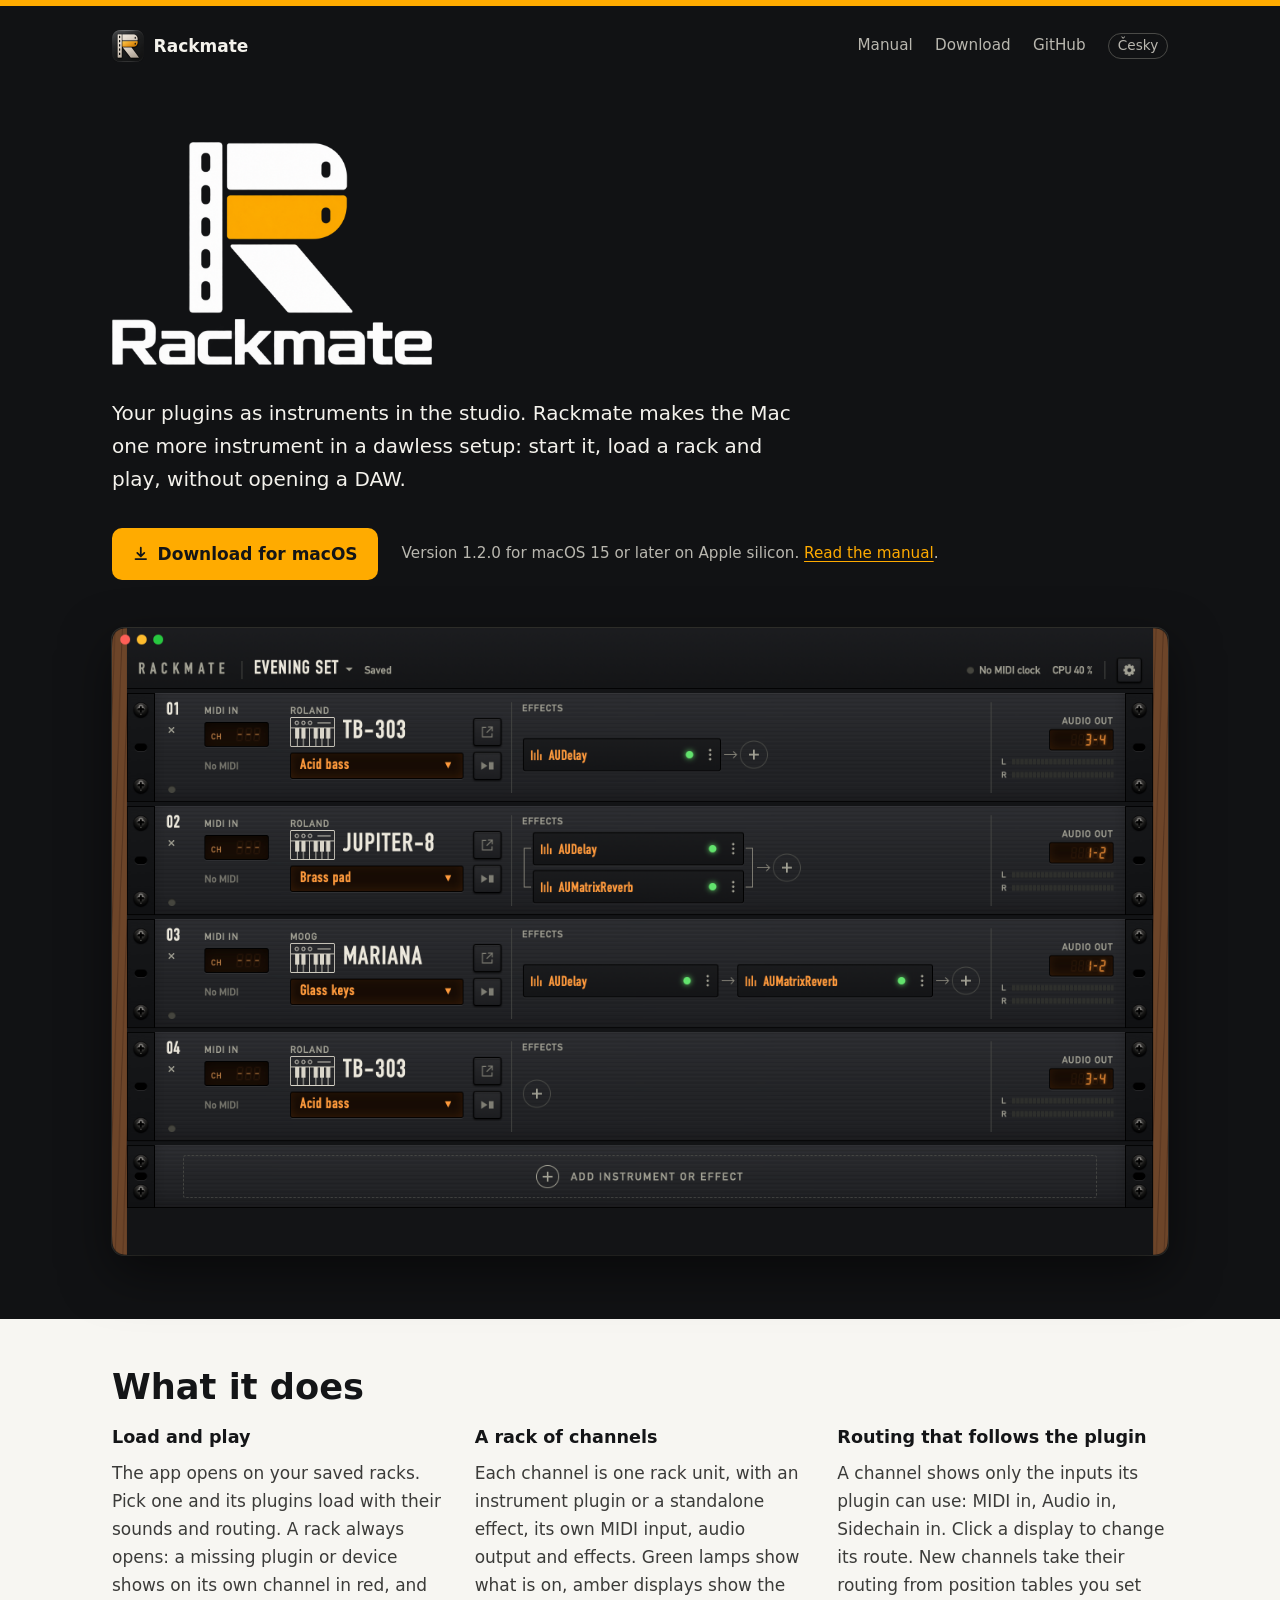
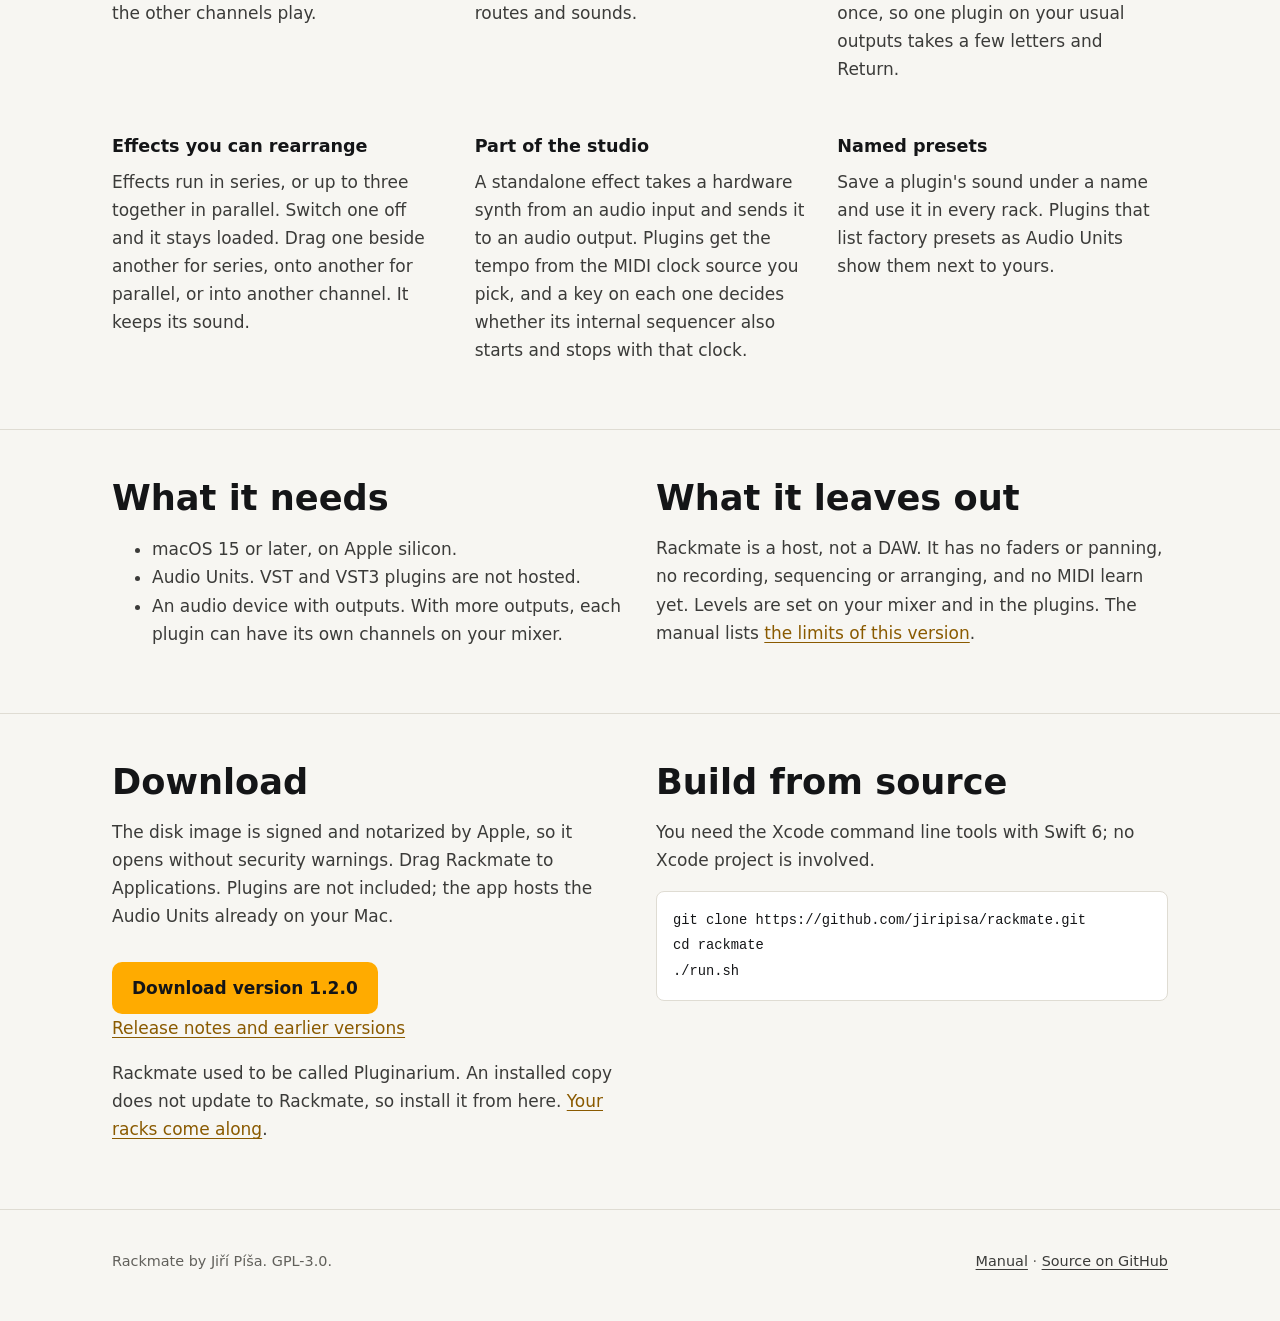
<file: docs/index.html>
<!doctype html>
<html lang="en">
<head>
<meta charset="utf-8">
<meta name="viewport" content="width=device-width, initial-scale=1">
<title>Rackmate for macOS</title>
<meta name="description" content="Your plugins as instruments in the studio. Rackmate hosts Audio Units on a Mac in a dawless studio, without opening a DAW.">
<meta property="og:title" content="Rackmate">
<meta property="og:description" content="Your plugins as instruments in the studio.">
<meta property="og:image" content="https://jiripisa.github.io/rackmate/assets/rackmate-window.png">
<meta property="og:type" content="website">
<link rel="alternate" hreflang="en" href="https://jiripisa.github.io/rackmate/">
<link rel="alternate" hreflang="cs" href="https://jiripisa.github.io/rackmate/cs/">
<link rel="alternate" hreflang="x-default" href="https://jiripisa.github.io/rackmate/">
<link rel="icon" href="assets/icon.png">
<link rel="stylesheet" href="assets/site.css">
</head>
<body>

<div class="band" id="top">
  <header class="wrap masthead">
    <a class="brand" href="#top"><img src="assets/icon.png" alt="" width="32" height="32">Rackmate</a>
    <nav aria-label="Page">
      <a href="manual.html">Manual</a>
      <a href="#get">Download</a>
      <a href="https://github.com/jiripisa/rackmate">GitHub</a>
      <a class="lang" href="cs/" hreflang="cs" lang="cs">Česky</a>
    </nav>
  </header>
</div>

<main>
  <div class="band">
    <div class="wrap hero">
      <h1><img src="assets/logo-light.png" alt="Rackmate" width="900" height="627"></h1>
      <p class="lede">Your plugins as instruments in the studio. Rackmate makes the Mac one
      more instrument in a dawless setup: start it, load a rack and play, without
      opening a DAW.</p>
      <div class="actions">
        <a class="button" href="https://github.com/jiripisa/rackmate/releases/download/v1.2.0/Rackmate-1.2.0.dmg">
          <svg viewBox="0 0 20 20" fill="none" stroke="currentColor" stroke-width="2" aria-hidden="true"><path d="M10 3v10m0 0-4-4m4 4 4-4M4 16h12" stroke-linecap="round" stroke-linejoin="round"/></svg>
          Download for macOS
        </a>
        <span class="meta">Version 1.2.0 for macOS 15 or later on Apple silicon. <a href="manual.html">Read the manual</a>.</span>
      </div>
      <figure class="shot">
        <img src="assets/rackmate-window.png" alt="A Rackmate rack with four instrument channels as rack units, their effects and their audio outputs" width="1400">
      </figure>
    </div>
  </div>

  <section id="features">
    <div class="wrap">
      <h2>What it does</h2>
      <div class="grid">
        <div>
          <h3>Load and play</h3>
          <p>The app opens on your saved racks. Pick one and its plugins load with
          their sounds and routing. A rack always opens: a missing plugin or device
          shows on its own channel in red, and the other channels play.</p>
        </div>
        <div>
          <h3>A rack of channels</h3>
          <p>Each channel is one rack unit, with an instrument plugin or a standalone effect,
          its own MIDI input, audio output and effects. Green lamps show what is on, amber
          displays show the routes and sounds.</p>
        </div>
        <div>
          <h3>Routing that follows the plugin</h3>
          <p>A channel shows only the inputs its plugin can use: MIDI in, Audio in, Sidechain
          in. Click a display to change its route. New channels take their routing from position
          tables you set once, so one plugin on your usual outputs takes a few letters and
          Return.</p>
        </div>
        <div>
          <h3>Effects you can rearrange</h3>
          <p>Effects run in series, or up to three together in parallel. Switch one off and it
          stays loaded. Drag one beside another for series, onto another for parallel, or into
          another channel. It keeps its sound.</p>
        </div>
        <div>
          <h3>Part of the studio</h3>
          <p>A standalone effect takes a hardware synth from an audio input and sends it to an
          audio output. Plugins get the tempo from the MIDI clock source you pick, and a key on
          each one decides whether its internal sequencer also starts and stops with that
          clock.</p>
        </div>
        <div>
          <h3>Named presets</h3>
          <p>Save a plugin's sound under a name and use it in every rack. Plugins
          that list factory presets as Audio Units show them next to yours.</p>
        </div>
      </div>
    </div>
  </section>

  <section id="needs">
    <div class="wrap grid">
      <div>
        <h2>What it needs</h2>
        <ul>
          <li>macOS 15 or later, on Apple silicon.</li>
          <li>Audio Units. VST and VST3 plugins are not hosted.</li>
          <li>An audio device with outputs. With more outputs, each plugin can have its own
          channels on your mixer.</li>
        </ul>
      </div>
      <div>
        <h2>What it leaves out</h2>
        <p>Rackmate is a host, not a DAW. It has no faders or panning, no recording,
        sequencing or arranging, and no MIDI learn yet. Levels are set on your mixer and in the
        plugins. The manual lists <a href="manual.html#limits">the limits of this version</a>.</p>
      </div>
    </div>
  </section>

  <section id="get">
    <div class="wrap grid">
      <div>
        <h2>Download</h2>
        <p>The disk image is signed and notarized by Apple, so it opens without
        security warnings. Drag Rackmate to Applications. Plugins are not included;
        the app hosts the Audio Units already on your Mac.</p>
        <div class="actions">
          <a class="button" href="https://github.com/jiripisa/rackmate/releases/download/v1.2.0/Rackmate-1.2.0.dmg">Download version 1.2.0</a>
        </div>
        <p><a href="https://github.com/jiripisa/rackmate/releases">Release notes and earlier versions</a></p>
        <p>Rackmate used to be called Pluginarium. An installed copy does not update to Rackmate,
        so install it from here. <a href="manual.html#files">Your racks come along</a>.</p>
      </div>
      <div>
        <h2>Build from source</h2>
        <p>You need the Xcode command line tools with Swift 6; no Xcode project is involved.</p>
<pre><code>git clone https://github.com/jiripisa/rackmate.git
cd rackmate
./run.sh</code></pre>
      </div>
    </div>
  </section>
</main>

<footer>
  <div class="wrap">
    <span>Rackmate by Jiří Píša. GPL-3.0.</span>
    <span><a href="manual.html">Manual</a> · <a href="https://github.com/jiripisa/rackmate">Source on GitHub</a></span>
  </div>
</footer>

</body>
</html>
</file>
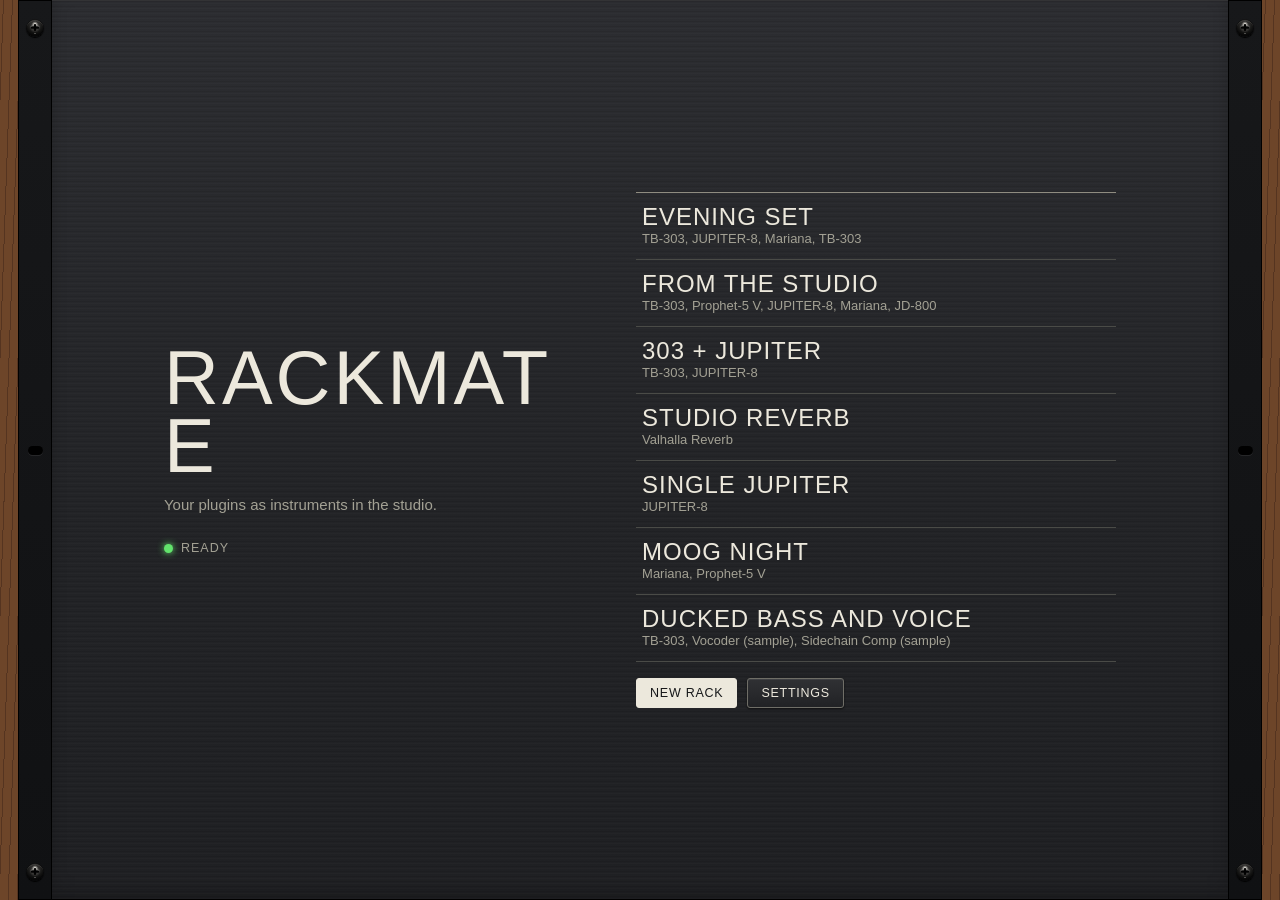
<file: ui-prototype/index.html>
<!doctype html>
<html lang="en">
<head>
  <meta charset="utf-8">
  <meta name="viewport" content="width=device-width, initial-scale=1">
  <title>Rackmate</title>
  <link rel="stylesheet" href="styles.css">
</head>
<body>
  <main id="app"></main>
  <div id="windows"></div>
  <div id="menu" class="menu" role="menu" hidden></div>
  <dialog id="dialog"></dialog>
  <div id="toast" class="toast" role="status" aria-live="polite" hidden></div>
  <div id="drop-mark" aria-hidden="true" hidden></div>
  <script src="app.js"></script>
</body>
</html>
</file>
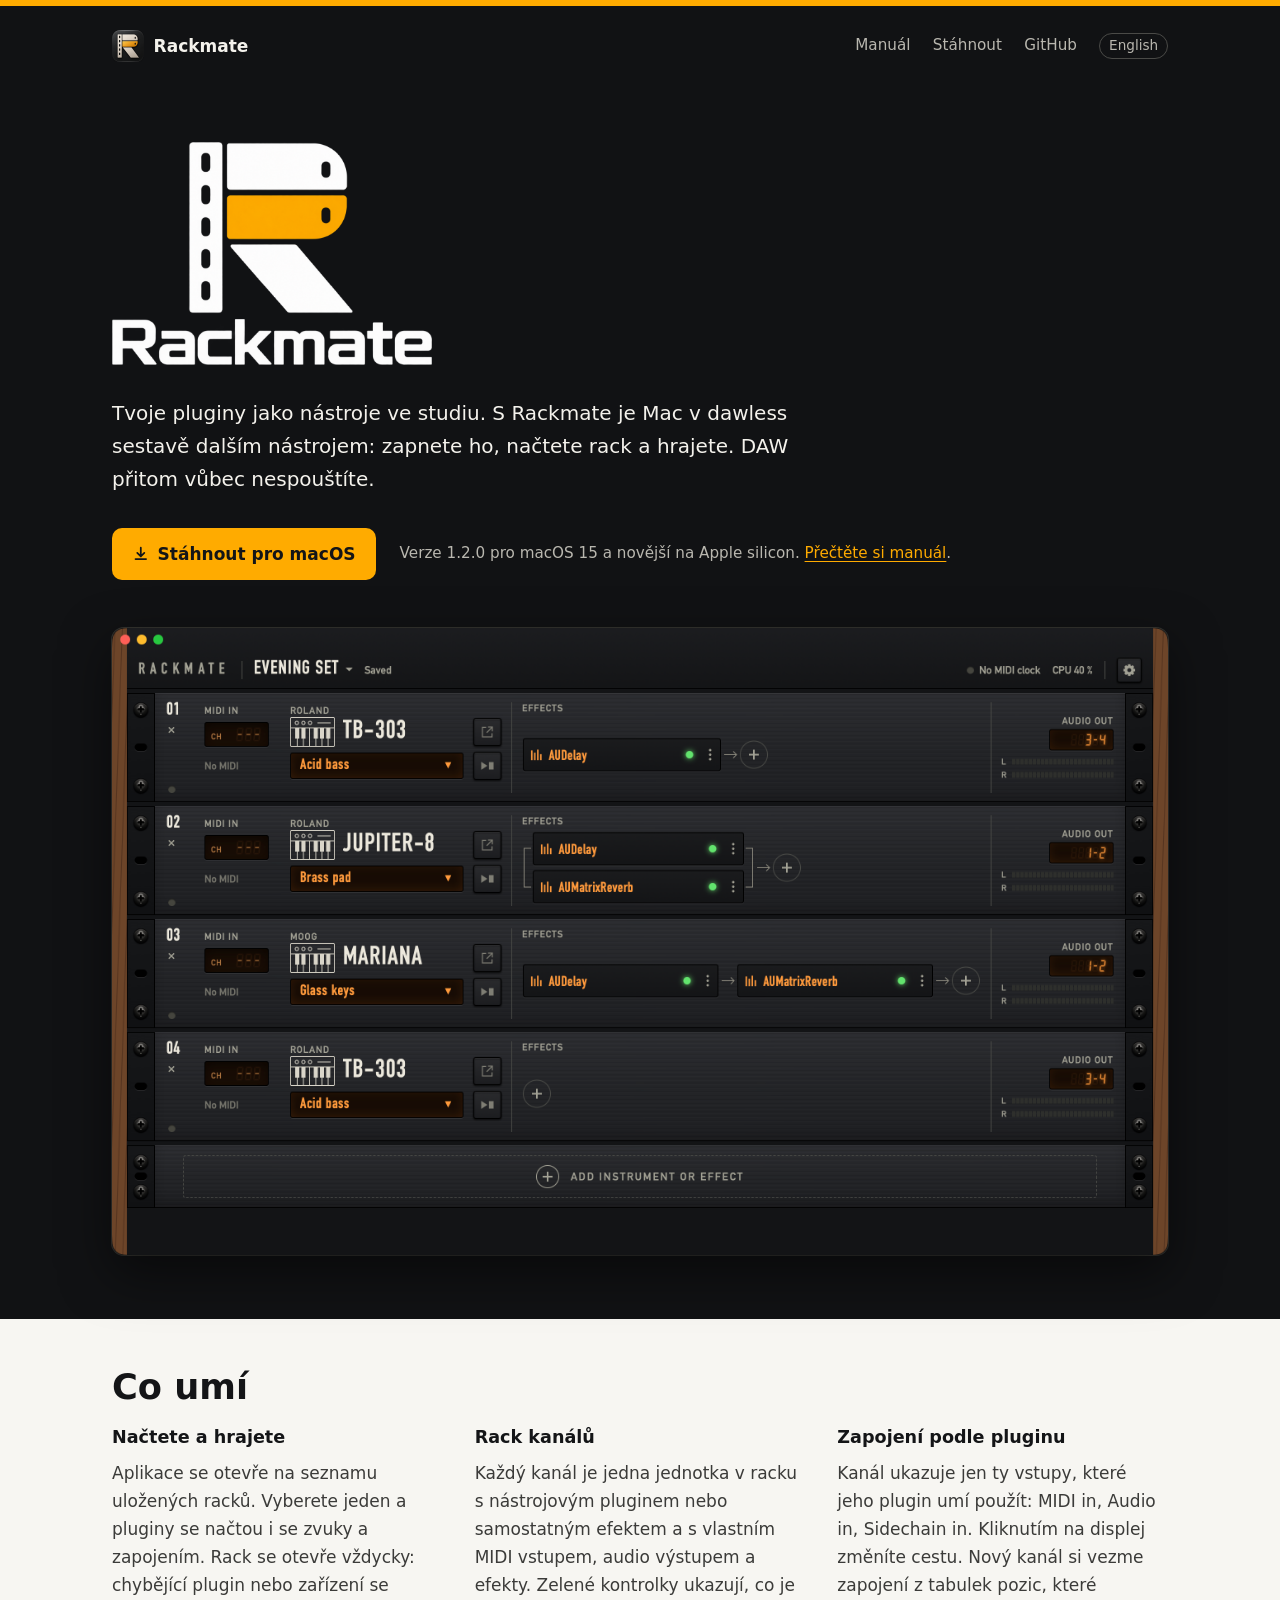
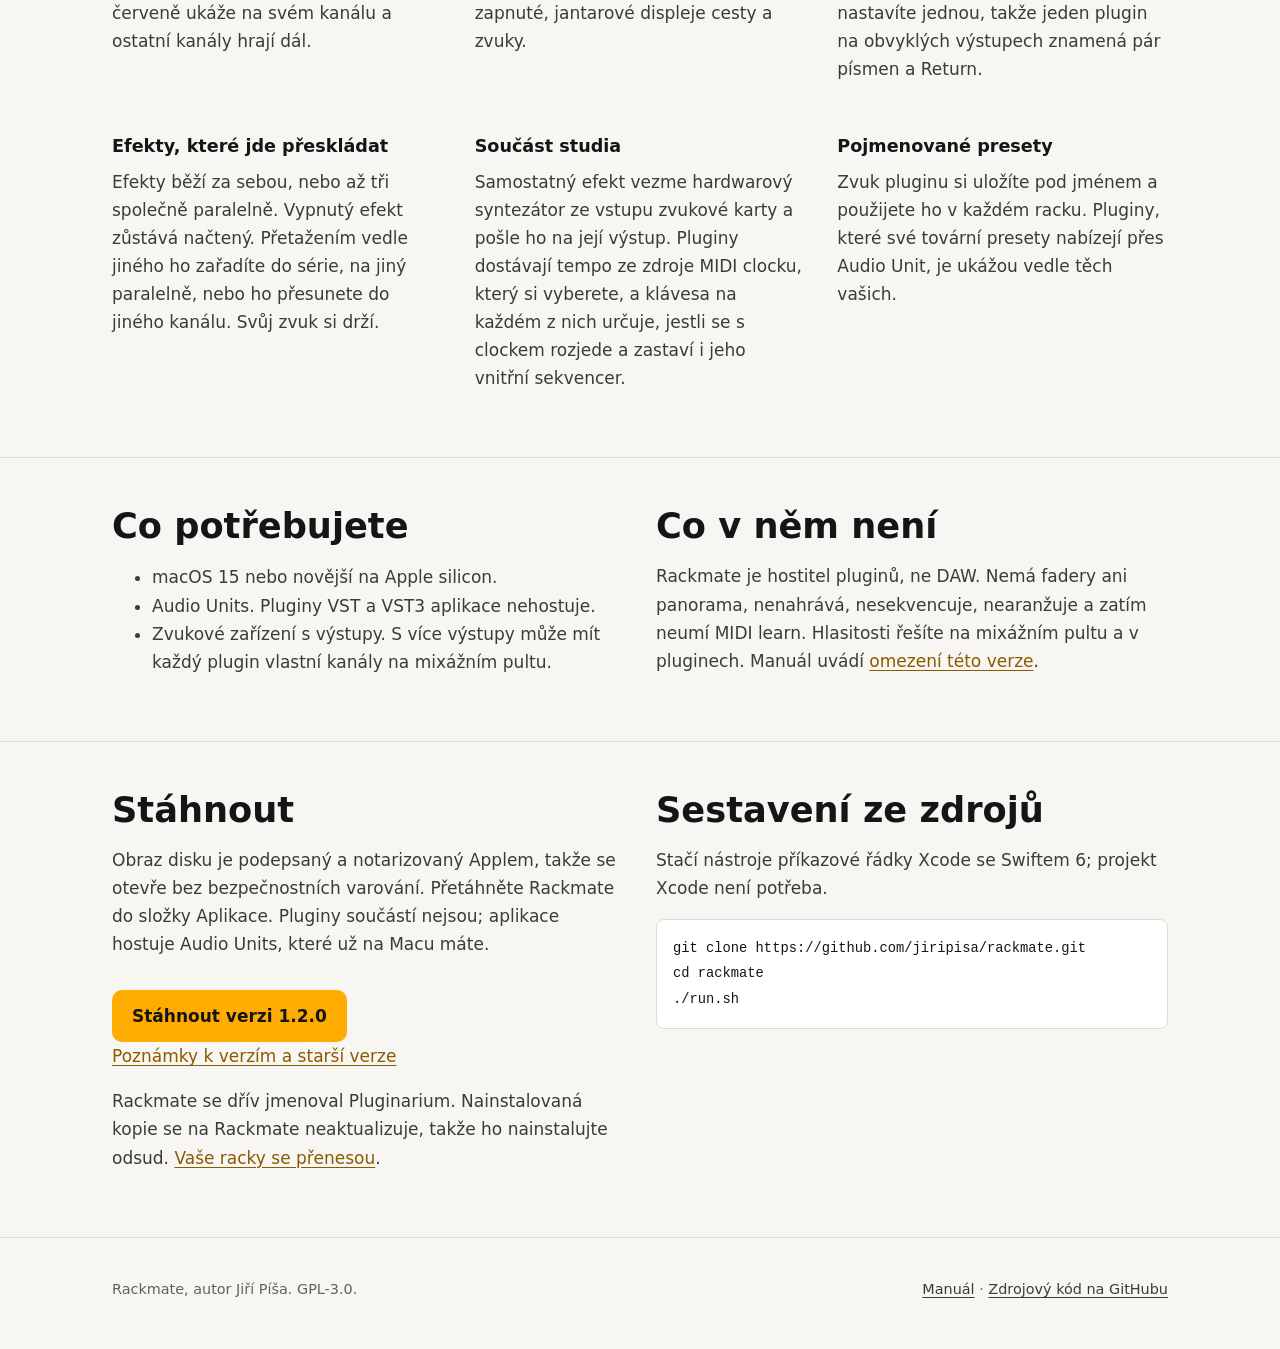
<file: docs/cs/index.html>
<!doctype html>
<html lang="cs">
<head>
<meta charset="utf-8">
<meta name="viewport" content="width=device-width, initial-scale=1">
<title>Rackmate pro macOS</title>
<meta name="description" content="Tvoje pluginy jako nástroje ve studiu. Rackmate hostuje Audio Units na Macu v dawless studiu, bez spouštění DAW.">
<meta property="og:title" content="Rackmate">
<meta property="og:description" content="Tvoje pluginy jako nástroje ve studiu.">
<meta property="og:image" content="https://jiripisa.github.io/rackmate/assets/rackmate-window.png">
<meta property="og:type" content="website">
<link rel="alternate" hreflang="en" href="https://jiripisa.github.io/rackmate/">
<link rel="alternate" hreflang="cs" href="https://jiripisa.github.io/rackmate/cs/">
<link rel="alternate" hreflang="x-default" href="https://jiripisa.github.io/rackmate/">
<link rel="icon" href="../assets/icon.png">
<link rel="stylesheet" href="../assets/site.css">
</head>
<body>

<div class="band" id="top">
  <header class="wrap masthead">
    <a class="brand" href="#top"><img src="../assets/icon.png" alt="" width="32" height="32">Rackmate</a>
    <nav aria-label="Stránka">
      <a href="manual.html">Manuál</a>
      <a href="#get">Stáhnout</a>
      <a href="https://github.com/jiripisa/rackmate">GitHub</a>
      <a class="lang" href="../" hreflang="en" lang="en">English</a>
    </nav>
  </header>
</div>

<main>
  <div class="band">
    <div class="wrap hero">
      <h1><img src="../assets/logo-light.png" alt="Rackmate" width="900" height="627"></h1>
      <p class="lede">Tvoje pluginy jako nástroje ve studiu. S Rackmate je Mac v dawless
      sestavě dalším nástrojem: zapnete ho, načtete rack a hrajete. DAW přitom vůbec
      nespouštíte.</p>
      <div class="actions">
        <a class="button" href="https://github.com/jiripisa/rackmate/releases/download/v1.2.0/Rackmate-1.2.0.dmg">
          <svg viewBox="0 0 20 20" fill="none" stroke="currentColor" stroke-width="2" aria-hidden="true"><path d="M10 3v10m0 0-4-4m4 4 4-4M4 16h12" stroke-linecap="round" stroke-linejoin="round"/></svg>
          Stáhnout pro macOS
        </a>
        <span class="meta">Verze 1.2.0 pro macOS 15 a novější na Apple silicon. <a href="manual.html">Přečtěte si manuál</a>.</span>
      </div>
      <figure class="shot">
        <img src="../assets/rackmate-window.png" alt="Rack v aplikaci Rackmate se čtyřmi nástrojovými kanály jako rackovými jednotkami, jejich efekty a audio výstupy" width="1400">
      </figure>
    </div>
  </div>

  <section id="features">
    <div class="wrap">
      <h2>Co umí</h2>
      <div class="grid">
        <div>
          <h3>Načtete a hrajete</h3>
          <p>Aplikace se otevře na seznamu uložených racků. Vyberete jeden a pluginy se
          načtou i se zvuky a zapojením. Rack se otevře vždycky: chybějící plugin nebo
          zařízení se červeně ukáže na svém kanálu a ostatní kanály hrají dál.</p>
        </div>
        <div>
          <h3>Rack kanálů</h3>
          <p>Každý kanál je jedna jednotka v racku s nástrojovým pluginem nebo samostatným
          efektem a s vlastním MIDI vstupem, audio výstupem a efekty. Zelené kontrolky ukazují,
          co je zapnuté, jantarové displeje cesty a zvuky.</p>
        </div>
        <div>
          <h3>Zapojení podle pluginu</h3>
          <p>Kanál ukazuje jen ty vstupy, které jeho plugin umí použít: MIDI in, Audio in,
          Sidechain in. Kliknutím na displej změníte cestu. Nový kanál si vezme zapojení z tabulek
          pozic, které nastavíte jednou, takže jeden plugin na obvyklých výstupech znamená pár
          písmen a Return.</p>
        </div>
        <div>
          <h3>Efekty, které jde přeskládat</h3>
          <p>Efekty běží za sebou, nebo až tři společně paralelně. Vypnutý efekt zůstává
          načtený. Přetažením vedle jiného ho zařadíte do série, na jiný paralelně, nebo ho
          přesunete do jiného kanálu. Svůj zvuk si drží.</p>
        </div>
        <div>
          <h3>Součást studia</h3>
          <p>Samostatný efekt vezme hardwarový syntezátor ze vstupu zvukové karty a pošle ho na
          její výstup. Pluginy dostávají tempo ze zdroje MIDI clocku, který si vyberete, a klávesa
          na každém z nich určuje, jestli se s clockem rozjede a zastaví i jeho vnitřní
          sekvencer.</p>
        </div>
        <div>
          <h3>Pojmenované presety</h3>
          <p>Zvuk pluginu si uložíte pod jménem a použijete ho v každém racku. Pluginy,
          které své tovární presety nabízejí přes Audio Unit, je ukážou vedle těch vašich.</p>
        </div>
      </div>
    </div>
  </section>

  <section id="needs">
    <div class="wrap grid">
      <div>
        <h2>Co potřebujete</h2>
        <ul>
          <li>macOS 15 nebo novější na Apple silicon.</li>
          <li>Audio Units. Pluginy VST a VST3 aplikace nehostuje.</li>
          <li>Zvukové zařízení s výstupy. S více výstupy může mít každý plugin vlastní kanály
          na mixážním pultu.</li>
        </ul>
      </div>
      <div>
        <h2>Co v něm není</h2>
        <p>Rackmate je hostitel pluginů, ne DAW. Nemá fadery ani panorama, nenahrává,
        nesekvencuje, nearanžuje a zatím neumí MIDI learn. Hlasitosti řešíte na mixážním pultu
        a v pluginech. Manuál uvádí <a href="manual.html#limits">omezení této verze</a>.</p>
      </div>
    </div>
  </section>

  <section id="get">
    <div class="wrap grid">
      <div>
        <h2>Stáhnout</h2>
        <p>Obraz disku je podepsaný a notarizovaný Applem, takže se otevře bez
        bezpečnostních varování. Přetáhněte Rackmate do složky Aplikace. Pluginy součástí
        nejsou; aplikace hostuje Audio Units, které už na Macu máte.</p>
        <div class="actions">
          <a class="button" href="https://github.com/jiripisa/rackmate/releases/download/v1.2.0/Rackmate-1.2.0.dmg">Stáhnout verzi 1.2.0</a>
        </div>
        <p><a href="https://github.com/jiripisa/rackmate/releases">Poznámky k verzím a starší verze</a></p>
        <p>Rackmate se dřív jmenoval Pluginarium. Nainstalovaná kopie se na Rackmate neaktualizuje,
        takže ho nainstalujte odsud. <a href="manual.html#files">Vaše racky se přenesou</a>.</p>
      </div>
      <div>
        <h2>Sestavení ze zdrojů</h2>
        <p>Stačí nástroje příkazové řádky Xcode se Swiftem 6; projekt Xcode není potřeba.</p>
<pre><code>git clone https://github.com/jiripisa/rackmate.git
cd rackmate
./run.sh</code></pre>
      </div>
    </div>
  </section>
</main>

<footer>
  <div class="wrap">
    <span>Rackmate, autor Jiří Píša. GPL-3.0.</span>
    <span><a href="manual.html">Manuál</a> · <a href="https://github.com/jiripisa/rackmate">Zdrojový kód na GitHubu</a></span>
  </div>
</footer>

</body>
</html>
</file>
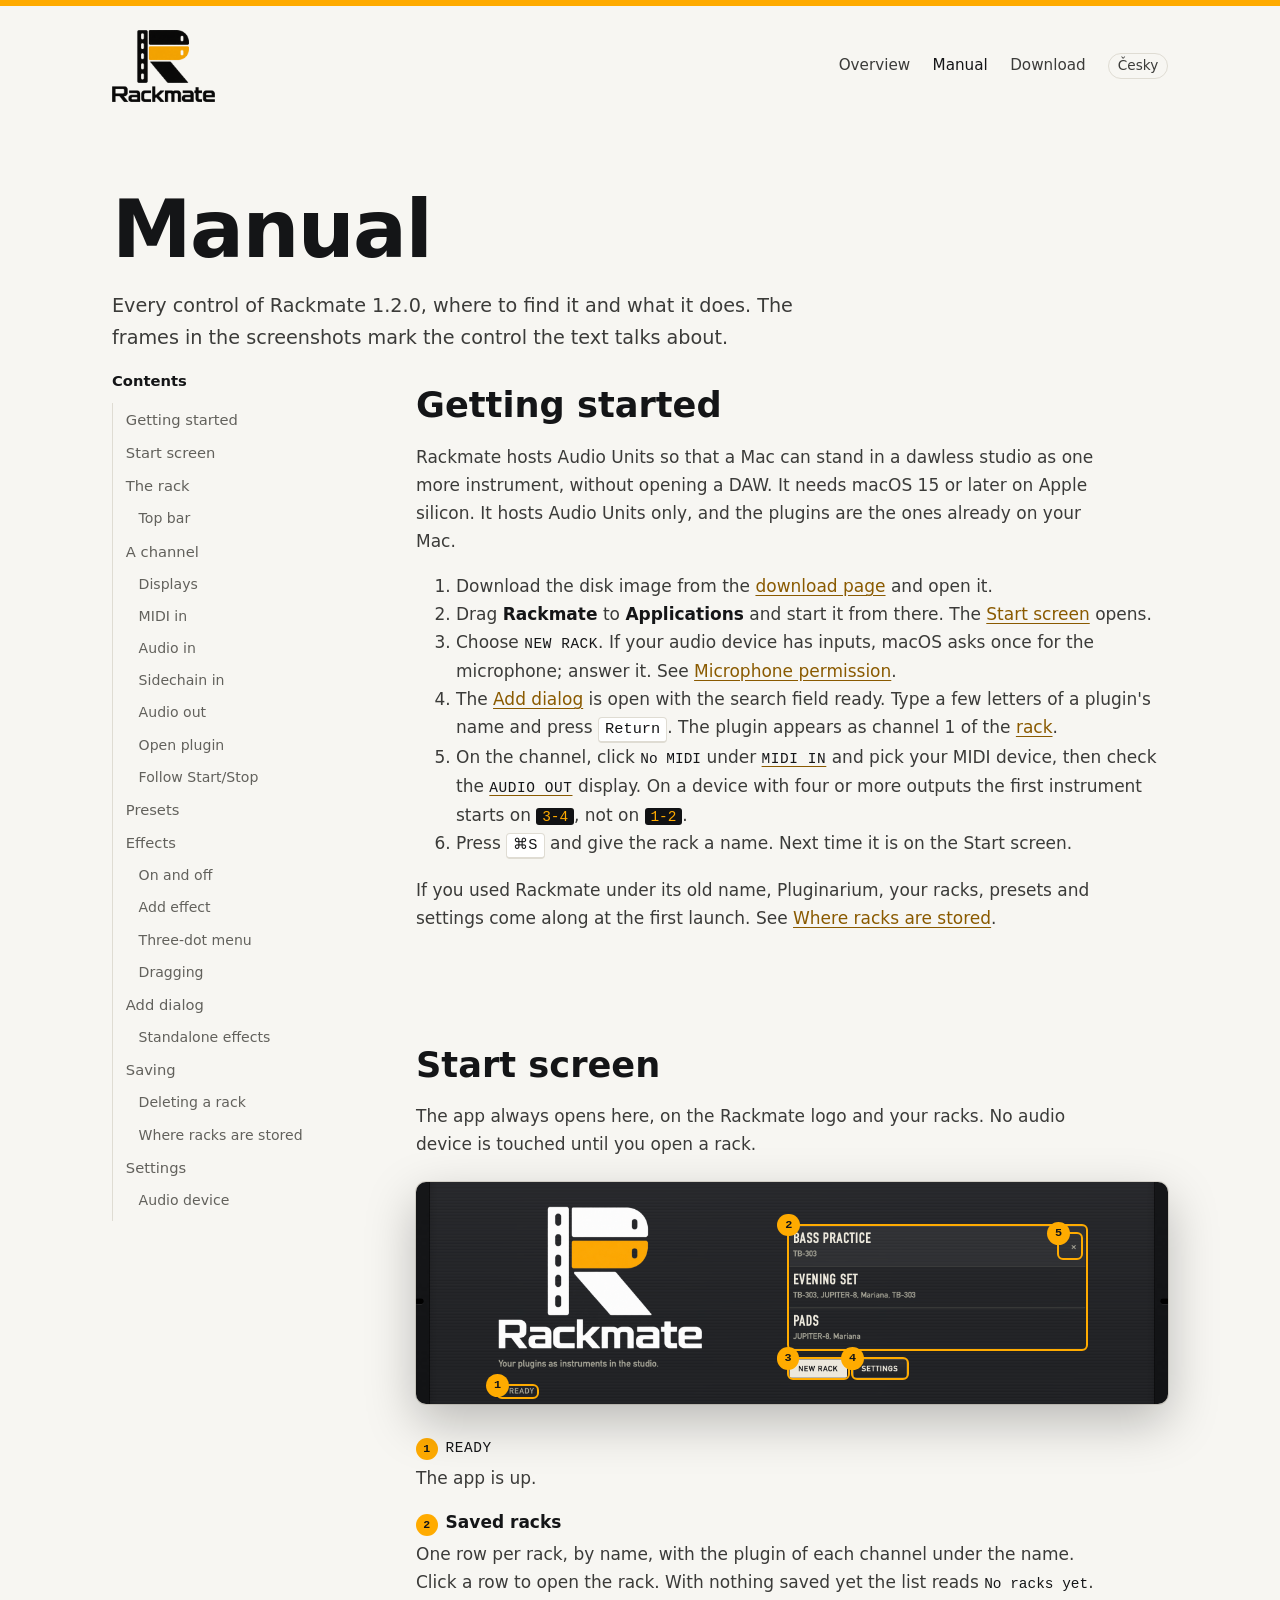
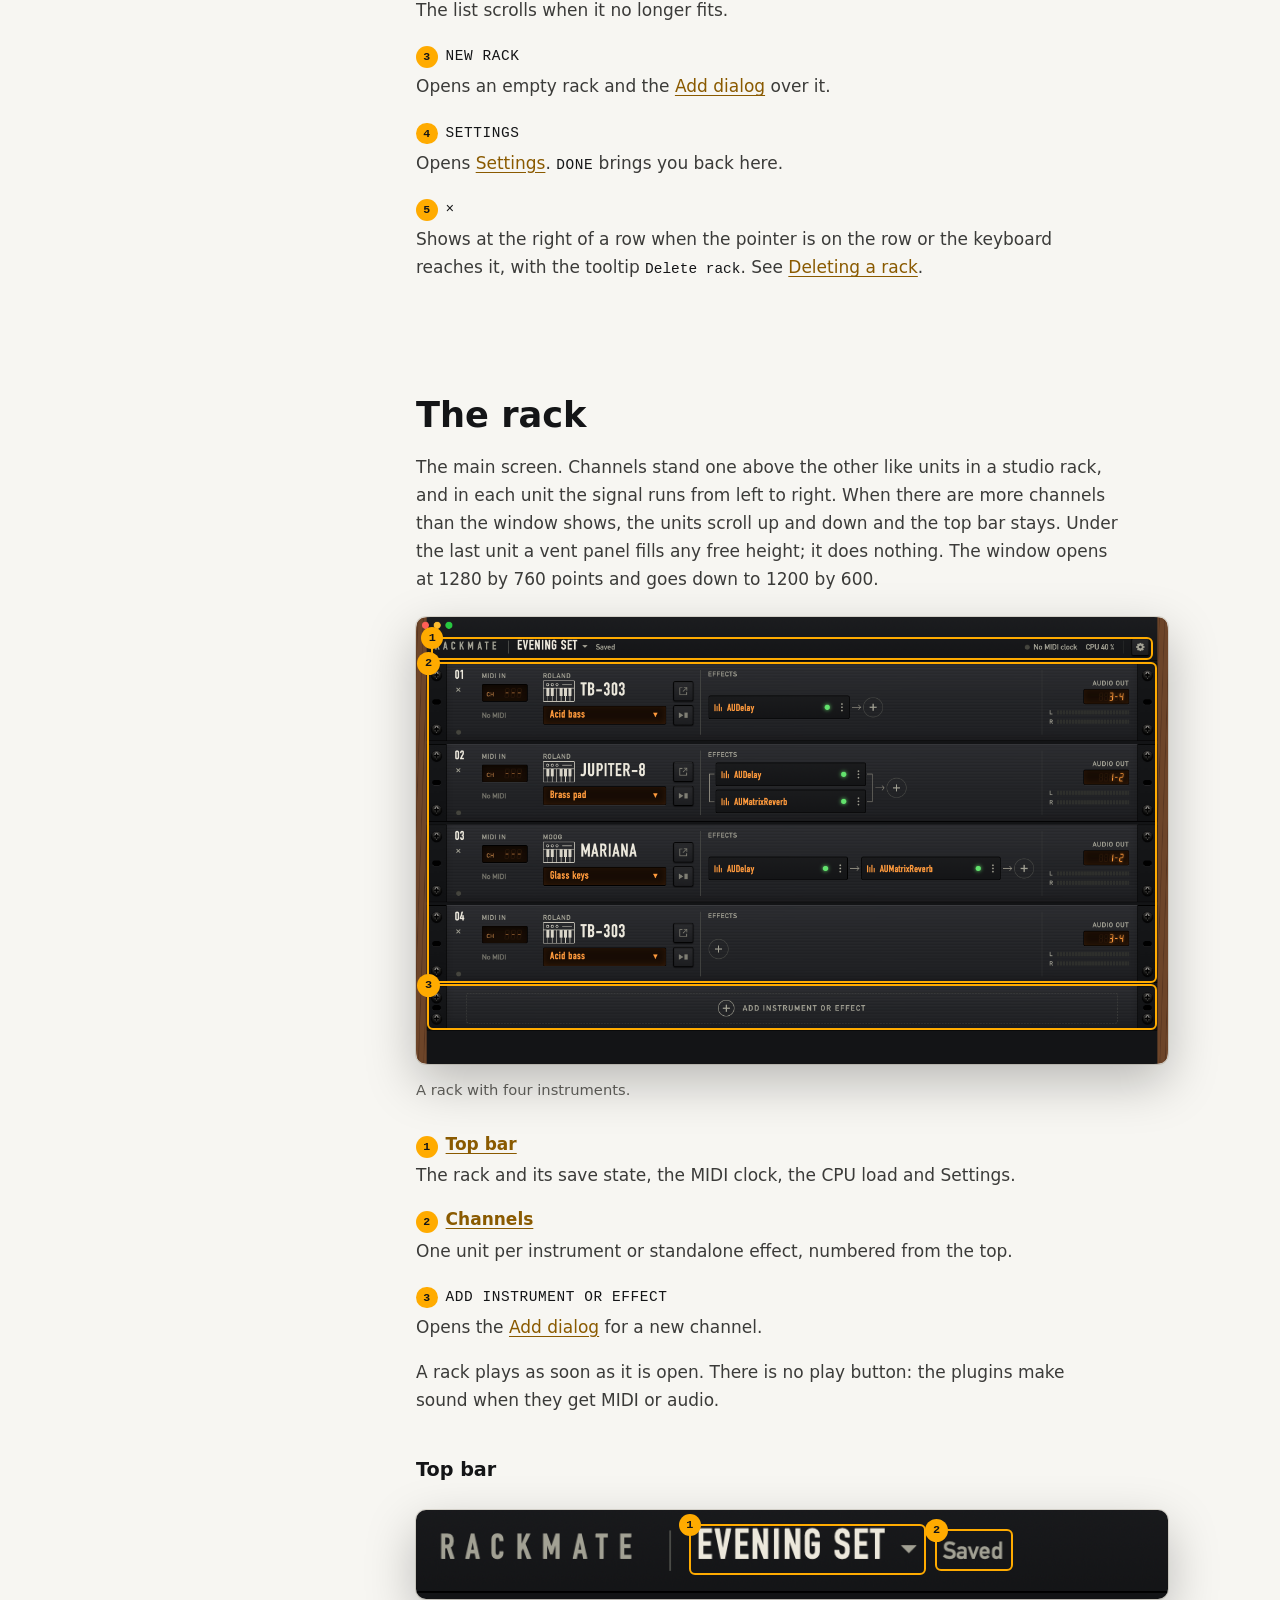
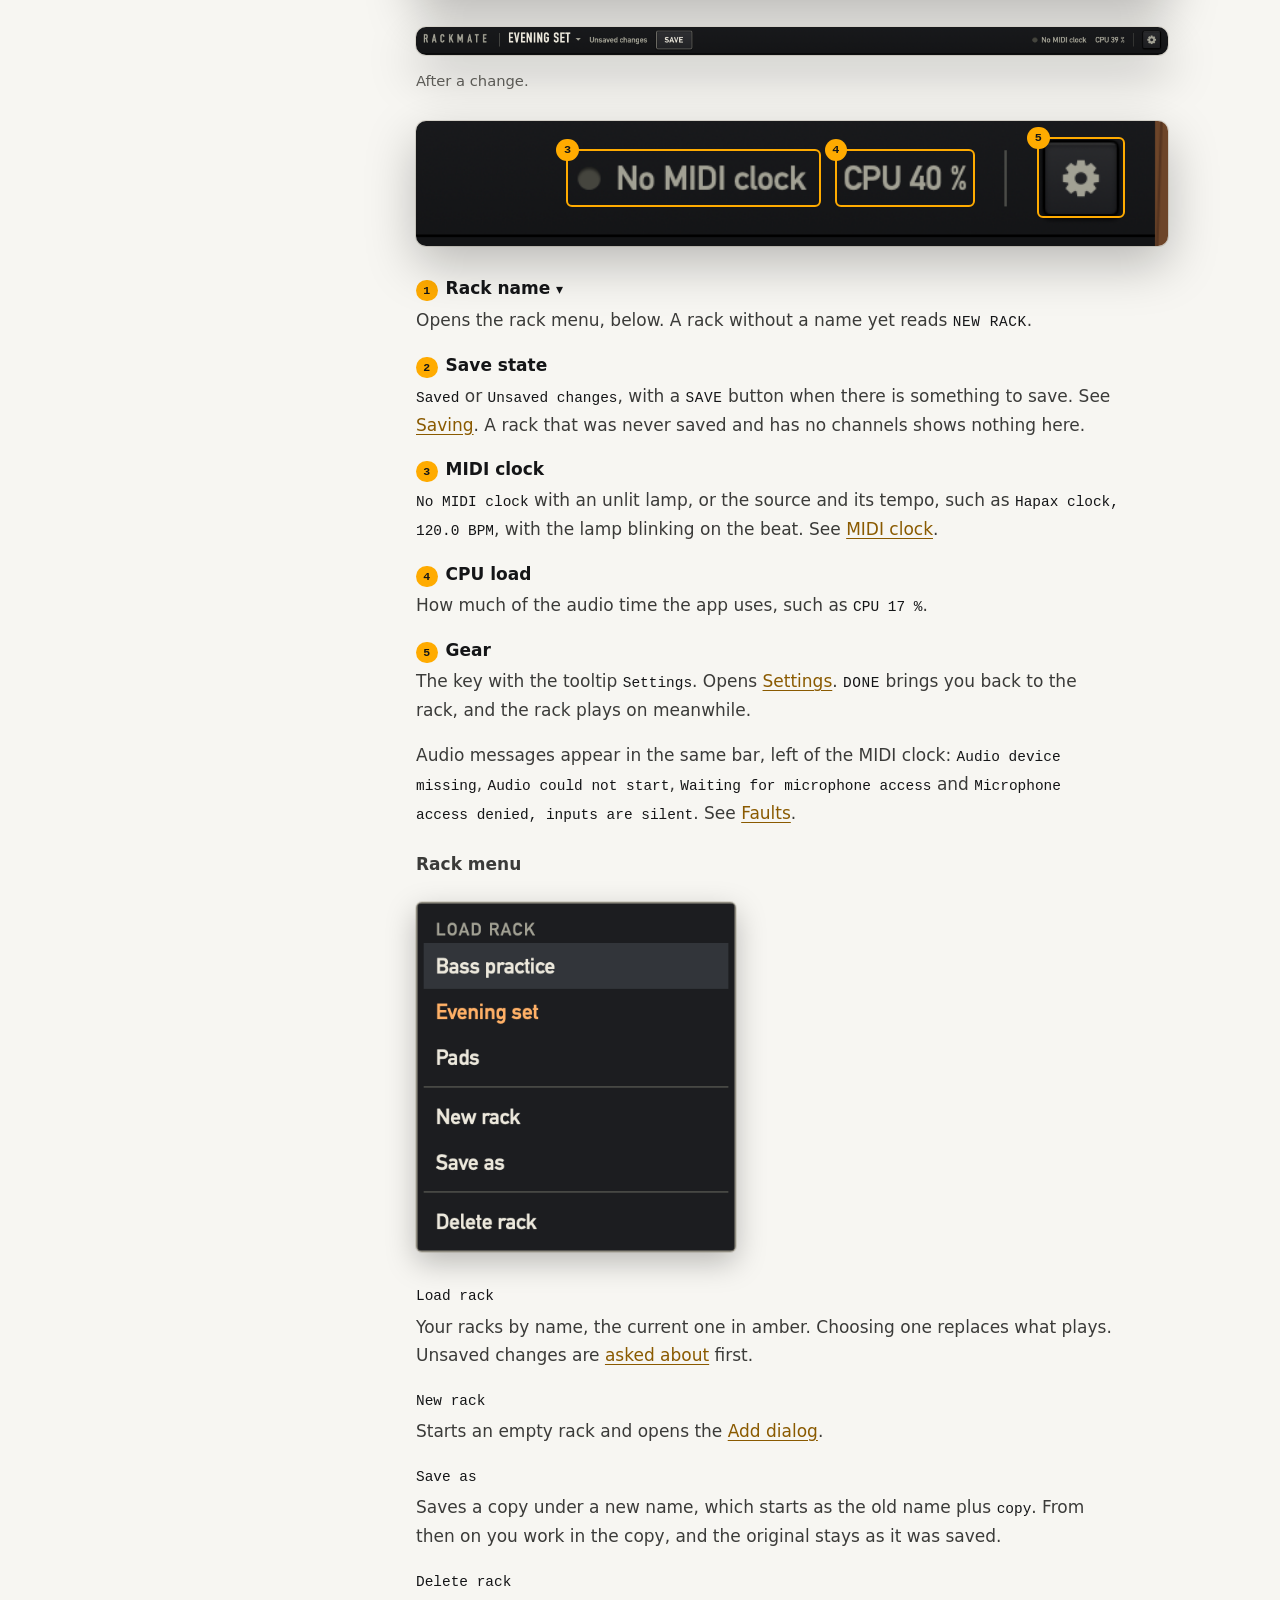
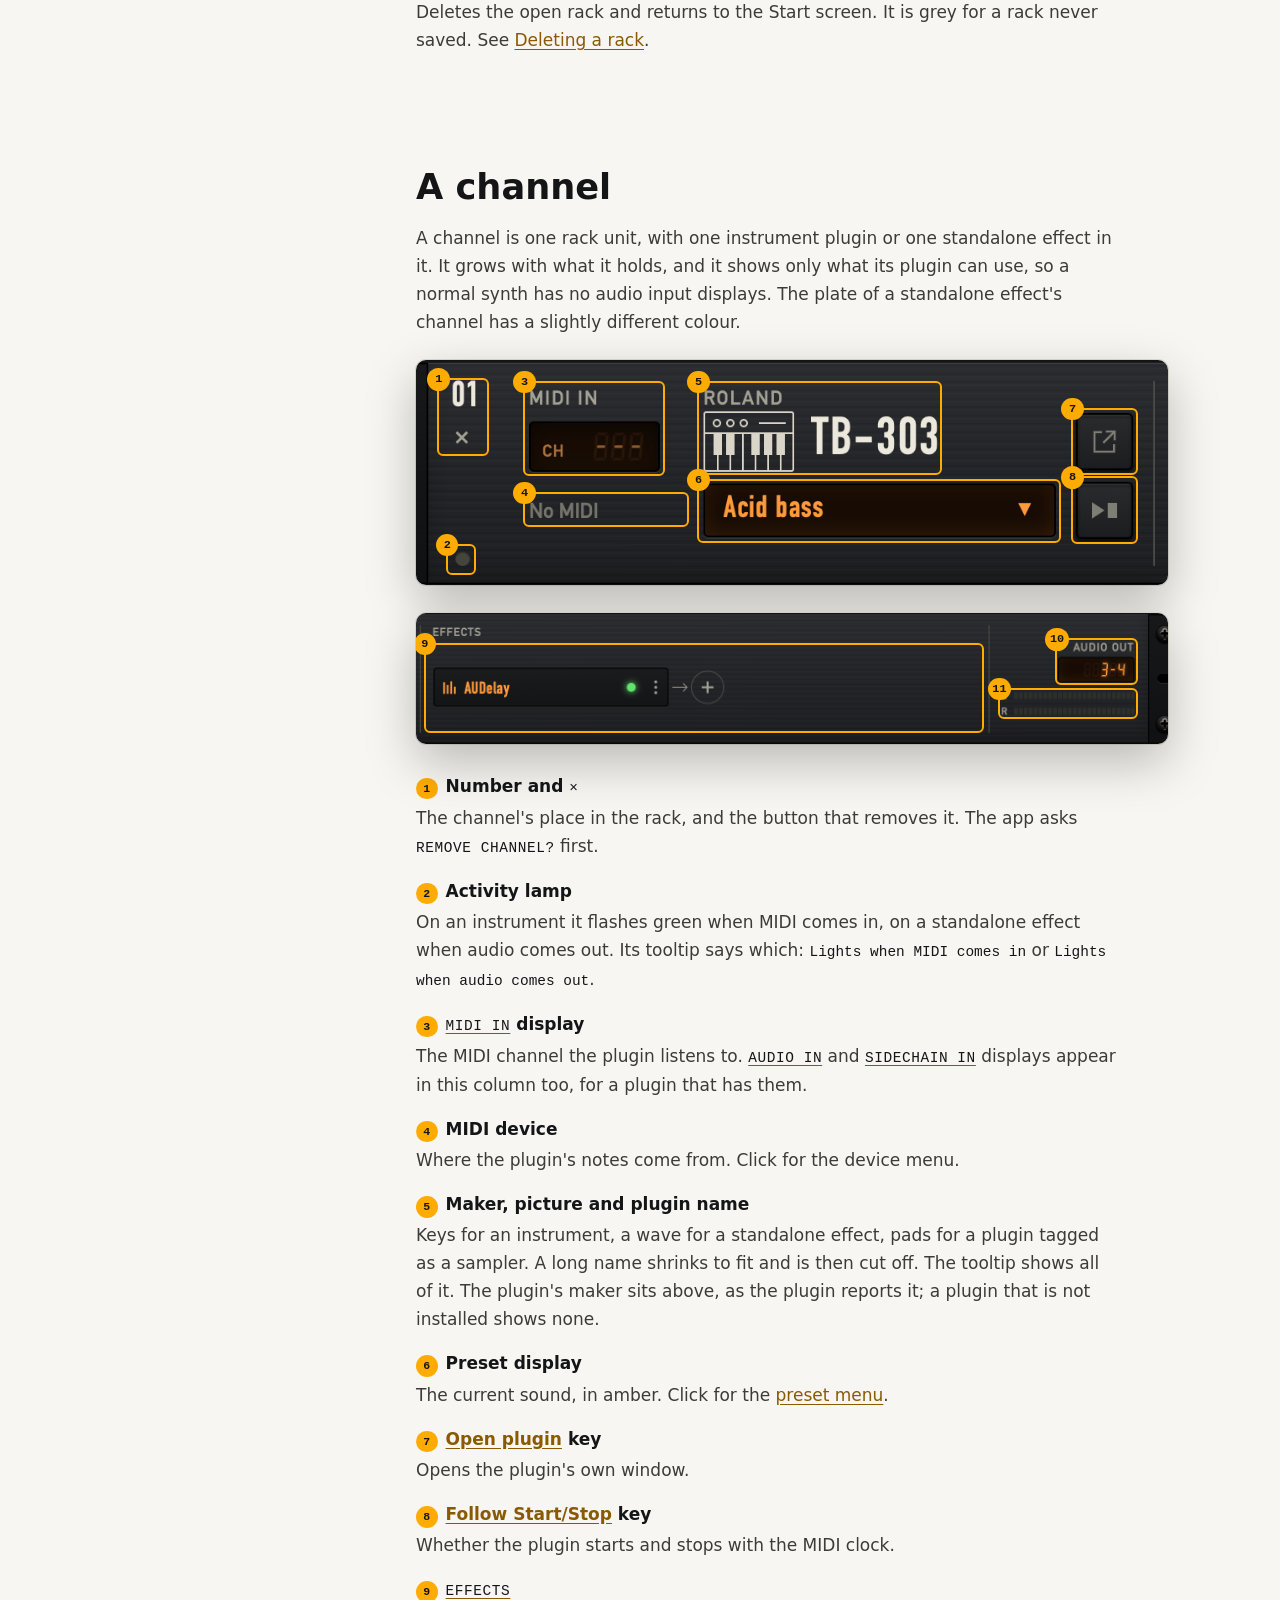
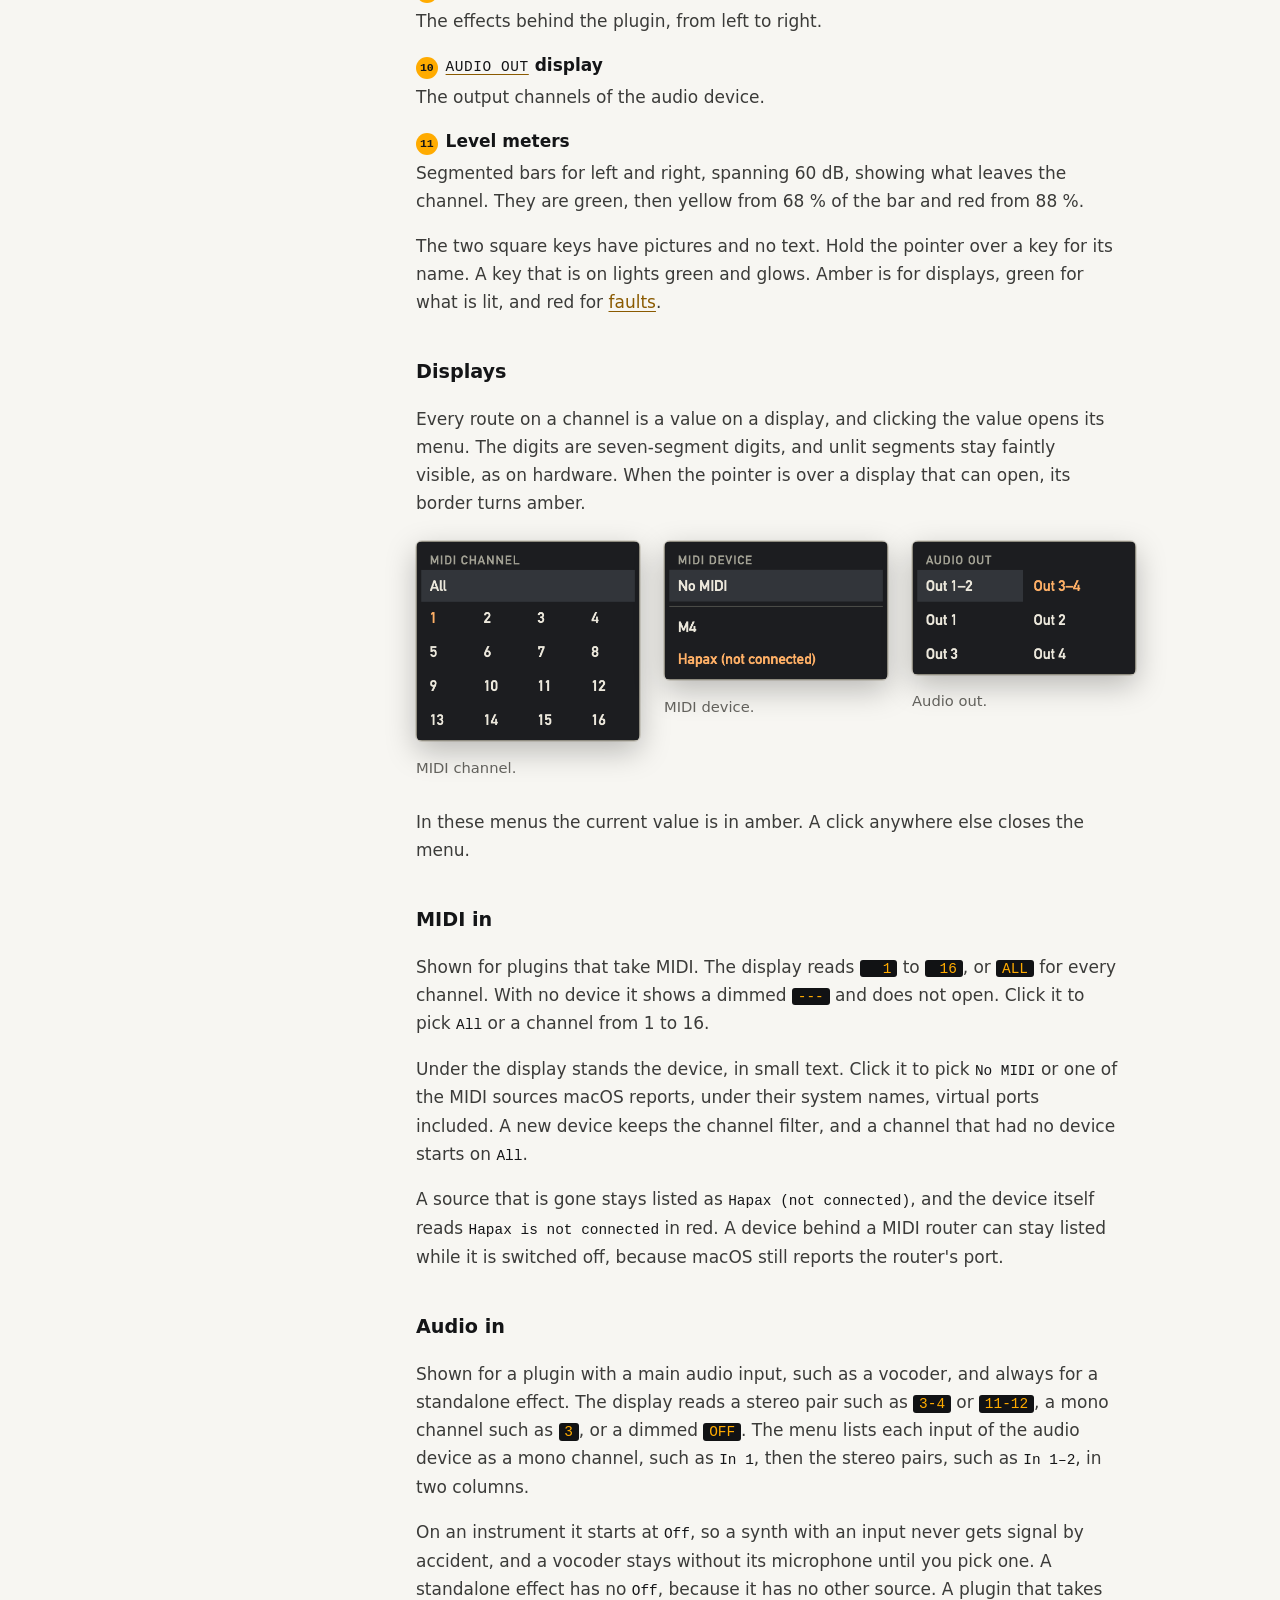
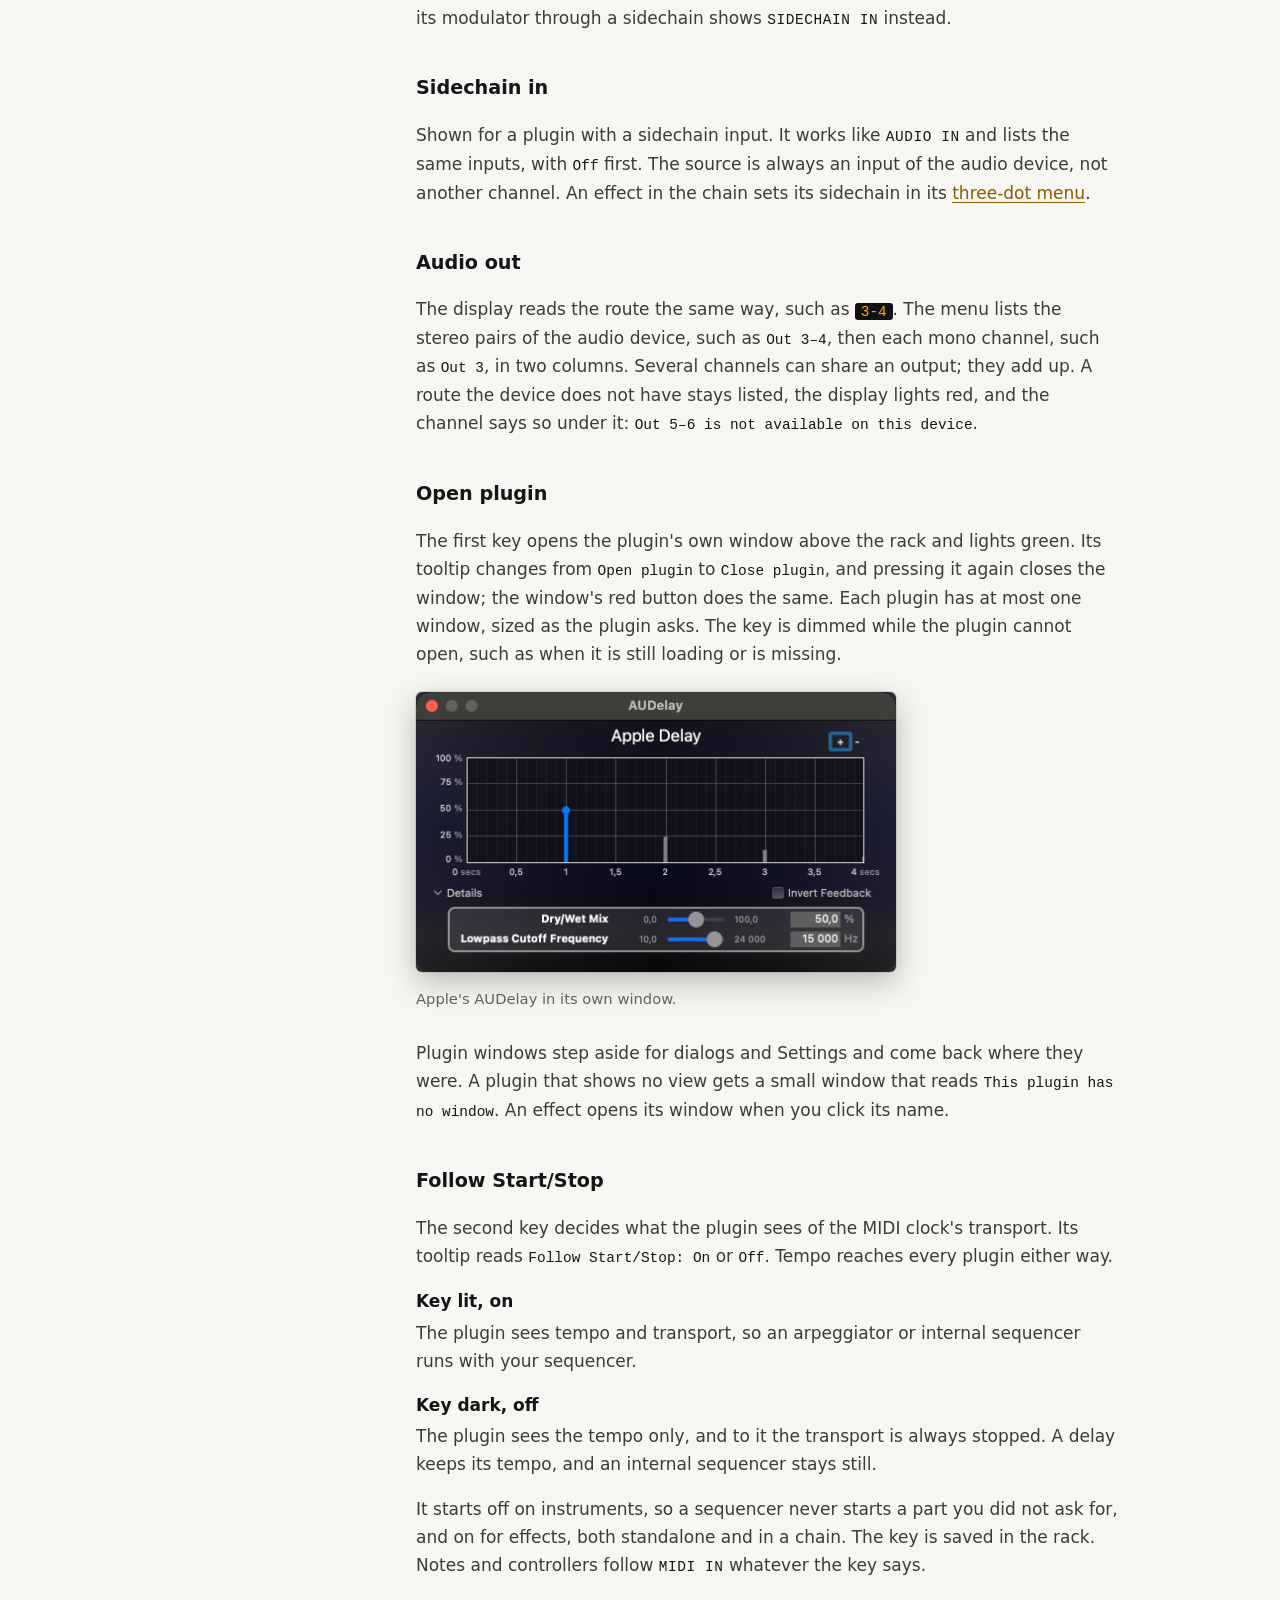
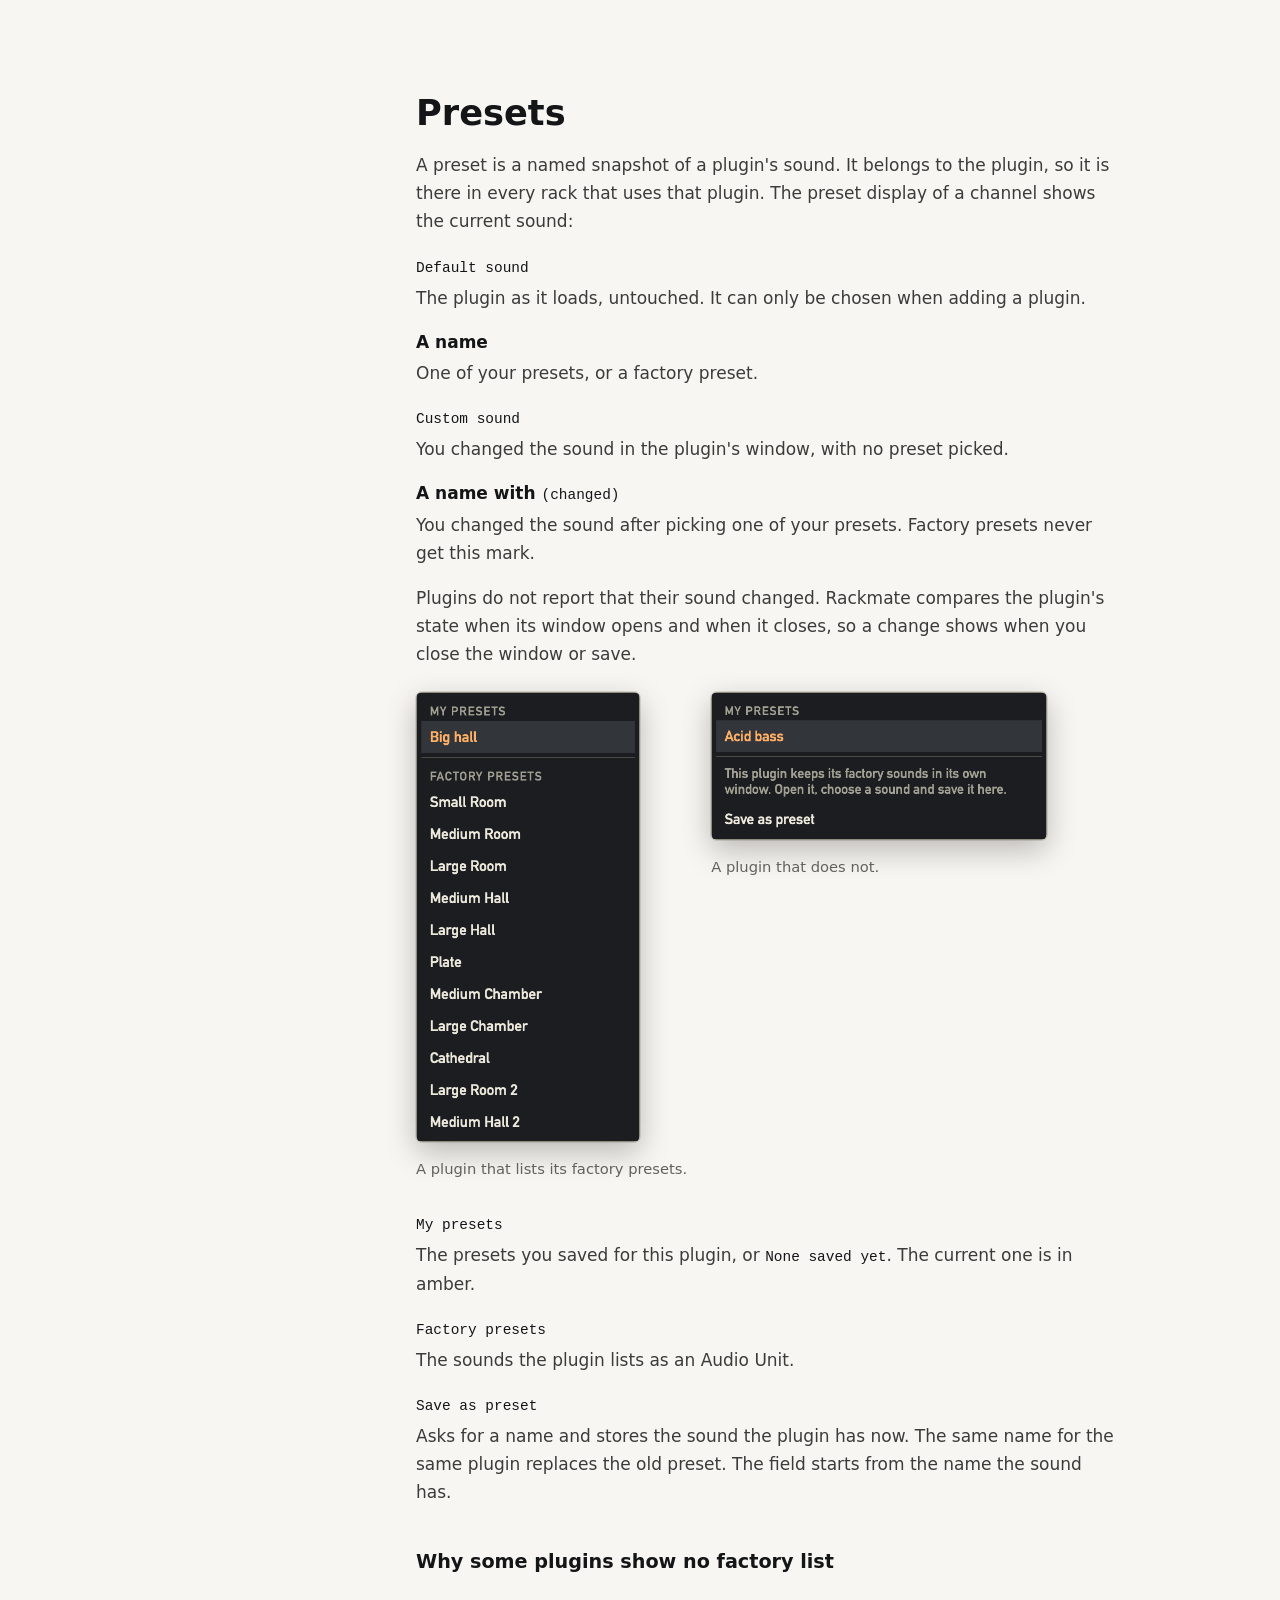
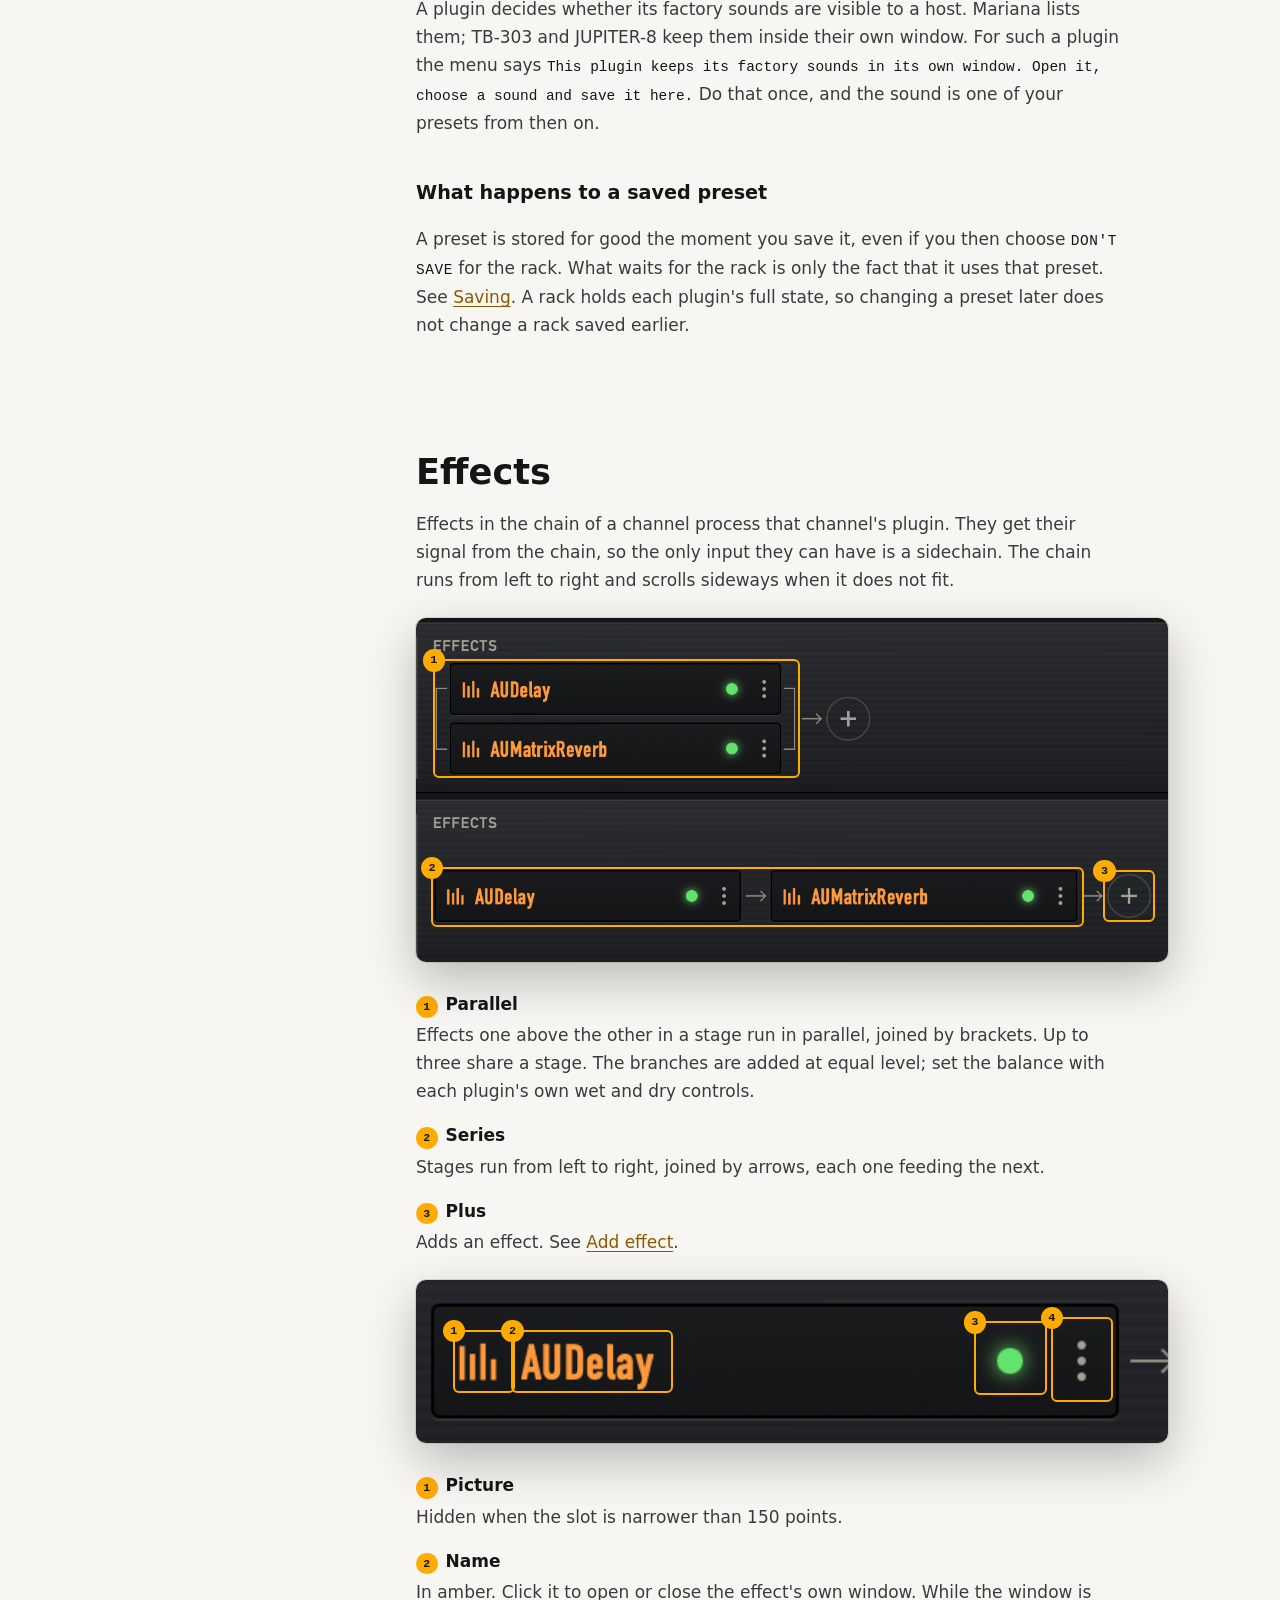
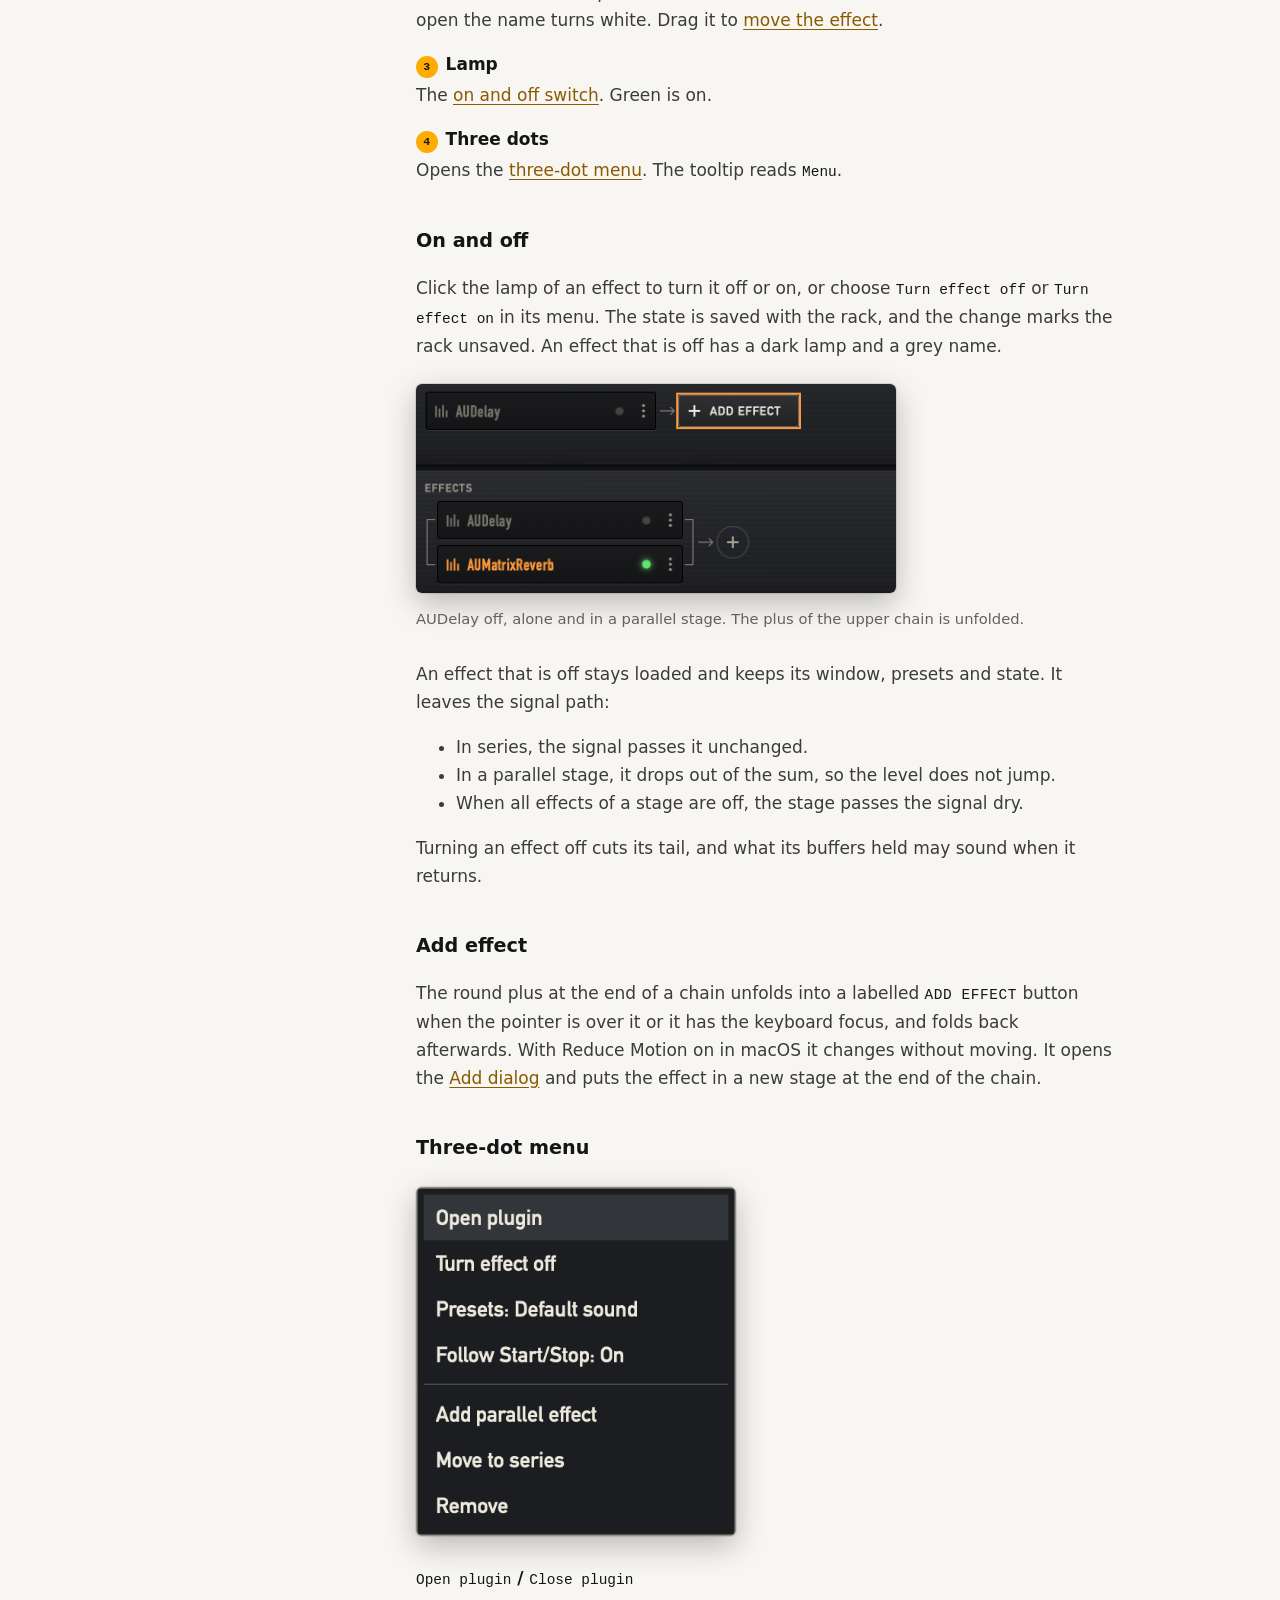
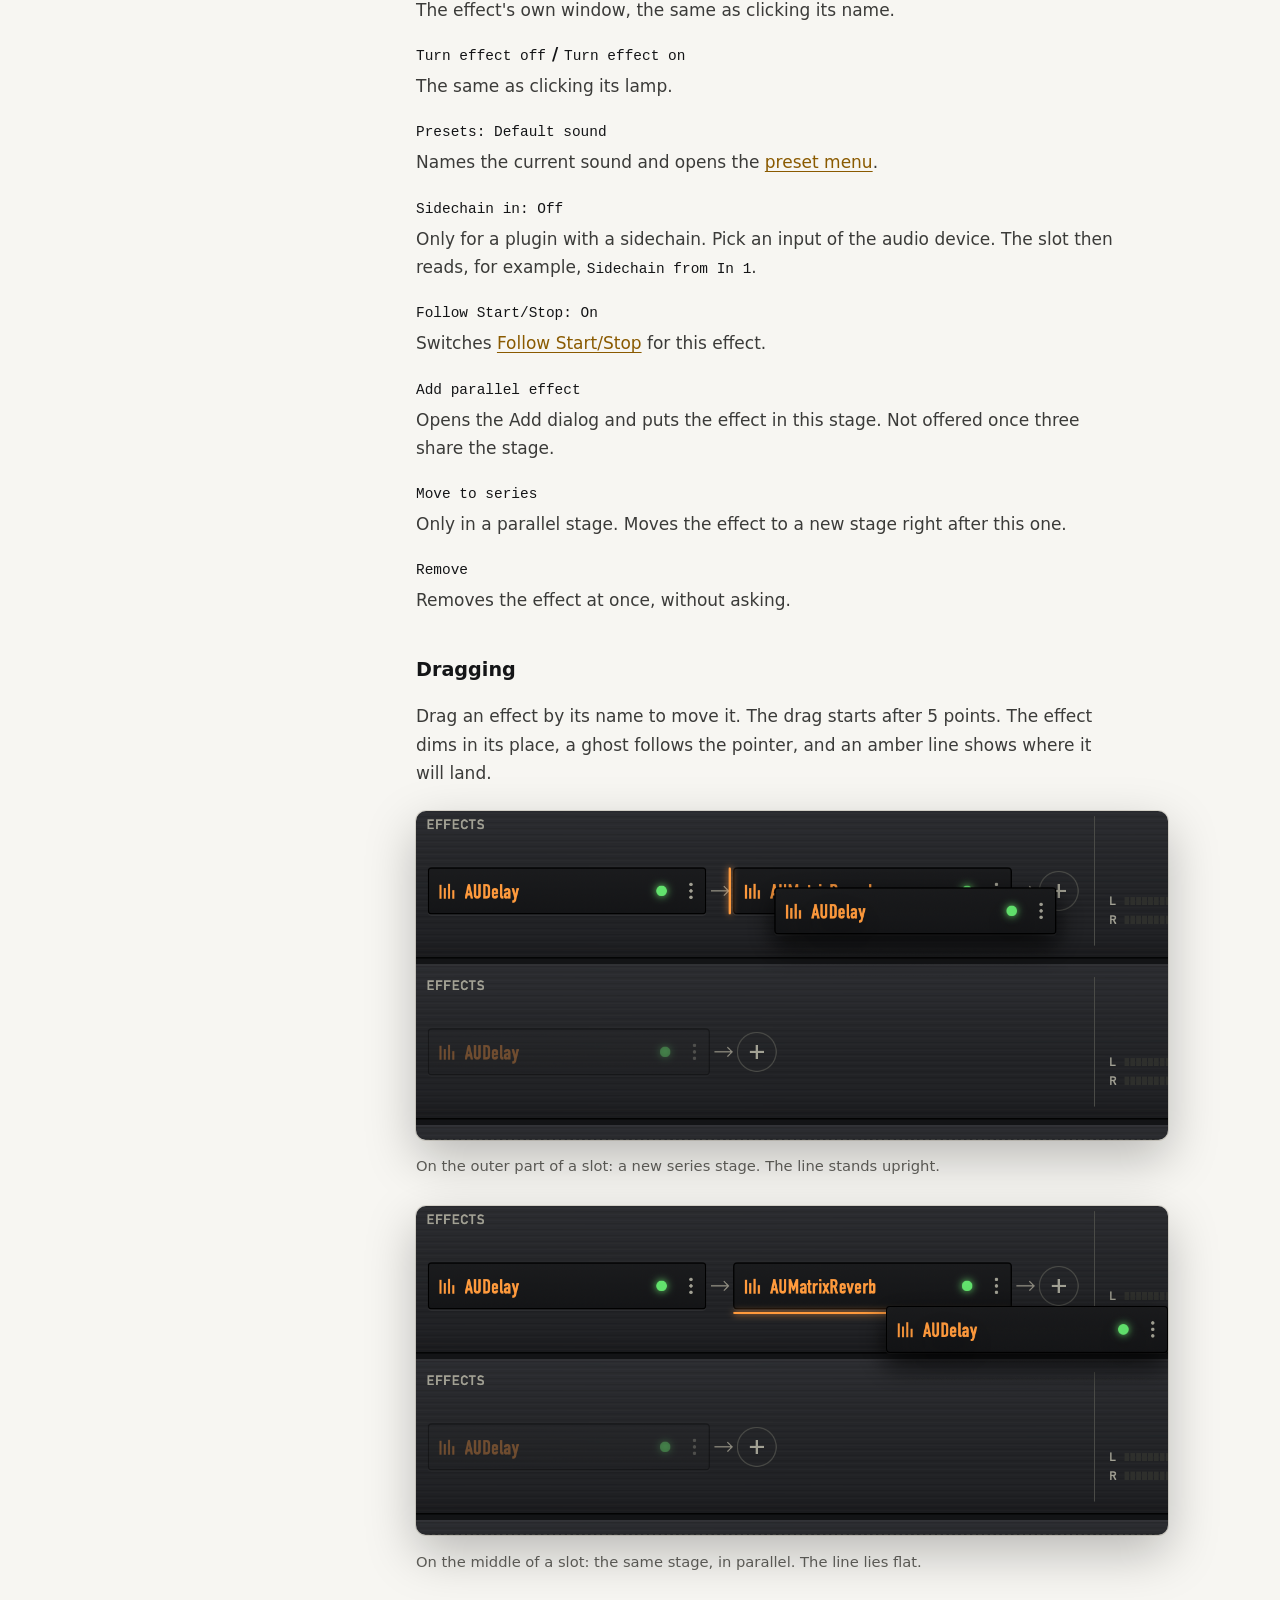
<file: docs/manual.html>
<!doctype html>
<html lang="en">
<head>
<meta charset="utf-8">
<meta name="viewport" content="width=device-width, initial-scale=1">
<title>Rackmate Manual</title>
<meta name="description" content="The Rackmate manual: every control, with marked screenshots.">
<link rel="alternate" hreflang="en" href="https://jiripisa.github.io/rackmate/manual.html">
<link rel="alternate" hreflang="cs" href="https://jiripisa.github.io/rackmate/cs/manual.html">
<link rel="alternate" hreflang="x-default" href="https://jiripisa.github.io/rackmate/manual.html">
<link rel="icon" href="assets/icon.png">
<link rel="stylesheet" href="assets/site.css">
<link rel="stylesheet" href="assets/manual.css">
</head>
<body>

<header class="wrap masthead">
  <a class="brand" href="index.html"><img class="logo" src="assets/logo-dark.png" alt="Rackmate" width="600" height="421"></a>
  <nav aria-label="Site">
    <a href="index.html">Overview</a>
    <a href="manual.html" aria-current="page">Manual</a>
    <a href="index.html#get">Download</a>
    <a class="lang" href="cs/manual.html" hreflang="cs" lang="cs">Česky</a>
  </nav>
</header>

<main>
  <div class="wrap title">
    <h1>Manual</h1>
    <p>Every control of Rackmate 1.2.0, where to find it and what it does.
    The frames in the screenshots mark the control the text talks about.</p>
  </div>

  <div class="wrap layout">
    <nav class="toc" aria-label="Contents">
      <p>Contents</p>
      <ol>
        <li><a href="#start">Getting started</a></li>
        <li><a href="#start-screen">Start screen</a></li>
        <li><a href="#rack">The rack</a>
          <ol>
            <li><a href="#topbar">Top bar</a></li>
          </ol>
        </li>
        <li><a href="#channel">A channel</a>
          <ol>
            <li><a href="#displays">Displays</a></li>
            <li><a href="#midi-in">MIDI in</a></li>
            <li><a href="#audio-in">Audio in</a></li>
            <li><a href="#sidechain-in">Sidechain in</a></li>
            <li><a href="#audio-out">Audio out</a></li>
            <li><a href="#open-plugin">Open plugin</a></li>
            <li><a href="#follow">Follow Start/Stop</a></li>
          </ol>
        </li>
        <li><a href="#presets">Presets</a></li>
        <li><a href="#effects">Effects</a>
          <ol>
            <li><a href="#effect-switch">On and off</a></li>
            <li><a href="#effect-plus">Add effect</a></li>
            <li><a href="#effect-menu">Three-dot menu</a></li>
            <li><a href="#dragging">Dragging</a></li>
          </ol>
        </li>
        <li><a href="#add">Add dialog</a>
          <ol>
            <li><a href="#standalone">Standalone effects</a></li>
          </ol>
        </li>
        <li><a href="#saving">Saving</a>
          <ol>
            <li><a href="#delete">Deleting a rack</a></li>
            <li><a href="#files">Where racks are stored</a></li>
          </ol>
        </li>
        <li><a href="#settings">Settings</a>
          <ol>
            <li><a href="#device">Audio device</a></li>
            <li><a href="#positions">Position tables</a></li>
          </ol>
        </li>
        <li><a href="#midi-learn">MIDI learn</a>
          <ol>
            <li><a href="#learn">Learning a knob</a></li>
            <li><a href="#pick-parameter">Pick a parameter</a></li>
            <li><a href="#range">Range and direction</a></li>
            <li><a href="#takeover">Takeover</a></li>
            <li><a href="#mapping-saved">Saving</a></li>
          </ol>
        </li>
        <li><a href="#clock">MIDI clock</a></li>
        <li><a href="#keys">Keyboard</a></li>
        <li><a href="#faults">Faults</a></li>
        <li><a href="#microphone">Microphone permission</a></li>
        <li><a href="#updates">Updates</a></li>
        <li><a href="#limits">Limits of this version</a></li>
      </ol>
    </nav>

    <article>

      <section id="start">
        <h2>Getting started</h2>
        <p>Rackmate hosts Audio Units so that a Mac can stand in a dawless studio as one
        more instrument, without opening a DAW. It needs macOS 15 or later on Apple silicon.
        It hosts Audio Units only, and the plugins are the ones already on your Mac.</p>
        <ol>
          <li>Download the disk image from the <a href="index.html#get">download page</a>
          and open it.</li>
          <li>Drag <b>Rackmate</b> to <b>Applications</b> and start it from there. The
          <a href="#start-screen">Start screen</a> opens.</li>
          <li>Choose <span class="ui caps">New rack</span>. If your audio device has
          inputs, macOS asks once for the microphone; answer it. See
          <a href="#microphone">Microphone permission</a>.</li>
          <li>The <a href="#add">Add dialog</a> is open with the search field ready. Type a few
          letters of a plugin's name and press <kbd>Return</kbd>. The plugin appears as channel 1
          of the <a href="#rack">rack</a>.</li>
          <li>On the channel, click <span class="ui">No MIDI</span> under
          <a href="#midi-in"><span class="ui caps">MIDI in</span></a> and pick your MIDI device,
          then check the <a href="#audio-out"><span class="ui caps">Audio out</span></a> display.
          On a device with four or more outputs the first instrument starts on
          <span class="seg">3-4</span>, not on <span class="seg">1-2</span>.</li>
          <li>Press <kbd>⌘S</kbd> and give the rack a name. Next time it is on the
          Start screen.</li>
        </ol>
        <p>If you used Rackmate under its old name, Pluginarium, your racks, presets and settings
        come along at the first launch. See <a href="#files">Where racks are stored</a>.</p>
      </section>

      <section id="start-screen">
        <h2>Start screen</h2>
        <p>The app always opens here, on the Rackmate logo and your racks. No audio device is
        touched until you open a rack.</p>
        <figure class="fig">
          <div class="view" style="--iw:2440;--ih:720">
            <img src="assets/manual/start.png" alt="The Start screen: the Rackmate logo and a Ready lamp on the left, three saved racks with a × on the first row, and the New rack and Settings buttons on the right.">
            <span class="mark" style="--x:10.7;--y:91.1;--w:5.6;--h:6.7"><b>1</b></span>
            <span class="mark" style="--x:49.4;--y:18.6;--w:39.9;--h:57.4"><b>2</b></span>
            <span class="mark" style="--x:49.3;--y:78.8;--w:8.4;--h:10.2"><b>3</b></span>
            <span class="mark" style="--x:57.9;--y:78.8;--w:7.6;--h:10.2"><b>4</b></span>
            <span class="mark" style="--x:85.3;--y:22.5;--w:3.4;--h:12.5"><b>5</b></span>
          </div>
        </figure>
        <dl class="controls">
          <dt><span class="n">1</span><span class="ui caps">Ready</span></dt>
          <dd>The app is up.</dd>
          <dt><span class="n">2</span>Saved racks</dt>
          <dd>One row per rack, by name, with the plugin of each channel under the
          name. Click a row to open the rack. With nothing saved yet the list reads
          <span class="ui">No racks yet</span>. The list scrolls when it no longer fits.</dd>
          <dt><span class="n">3</span><span class="ui caps">New rack</span></dt>
          <dd>Opens an empty rack and the <a href="#add">Add dialog</a> over it.</dd>
          <dt><span class="n">4</span><span class="ui caps">Settings</span></dt>
          <dd>Opens <a href="#settings">Settings</a>. <span class="ui caps">Done</span> brings
          you back here.</dd>
          <dt><span class="n">5</span><span class="ui">×</span></dt>
          <dd>Shows at the right of a row when the pointer is on the row or the keyboard reaches
          it, with the tooltip <span class="ui">Delete rack</span>. See
          <a href="#delete">Deleting a rack</a>.</dd>
        </dl>
      </section>

      <section id="rack">
        <h2>The rack</h2>
        <p>The main screen. Channels stand one above the other like units in a studio rack, and
        in each unit the signal runs from left to right. When there are more channels than the
        window shows, the units scroll up and down and the top bar stays. Under the last unit a
        vent panel fills any free height; it does nothing. The window opens at 1280 by 760 points
        and goes down to 1200 by 600.</p>
        <figure class="fig">
          <div class="view" style="--iw:2560;--ih:1520">
            <img src="assets/manual/mixer.png" alt="The rack Evening set: a top bar, four instrument channels as rack units with their effects, and the unit for adding a channel.">
            <span class="mark" style="--x:2;--y:4.4;--w:96;--h:5.2"><b>1</b></span>
            <span class="mark" style="--x:1.5;--y:10.1;--w:97;--h:71.8"><b>2</b></span>
            <span class="mark" style="--x:1.5;--y:82.3;--w:97;--h:10.1"><b>3</b></span>
          </div>
          <figcaption>A rack with four instruments.</figcaption>
        </figure>
        <dl class="controls">
          <dt><span class="n">1</span><a href="#topbar">Top bar</a></dt>
          <dd>The rack and its save state, the MIDI clock, the CPU load and Settings.</dd>
          <dt><span class="n">2</span><a href="#channel">Channels</a></dt>
          <dd>One unit per instrument or standalone effect, numbered from the top.</dd>
          <dt><span class="n">3</span><span class="ui caps">Add instrument or effect</span></dt>
          <dd>Opens the <a href="#add">Add dialog</a> for a new channel.</dd>
        </dl>
        <p>A rack plays as soon as it is open. There is no play button: the plugins
        make sound when they get MIDI or audio.</p>

        <h3 id="topbar">Top bar</h3>
        <figure class="fig">
          <div class="view" style="--iw:2560;--ih:1520;--zx:1.5;--zy:3.8;--zw:32;--zh:6.4">
            <img src="assets/manual/mixer.png" alt="The left end of the top bar: the word Rackmate, the rack name with its menu arrow, and the word Saved.">
            <span class="mark" style="--x:13.1;--y:4.8;--w:10.1;--h:3.7"><b>1</b></span>
            <span class="mark" style="--x:23.6;--y:5.2;--w:3.3;--h:3"><b>2</b></span>
          </div>
        </figure>
        <figure class="fig">
          <div class="view" style="--iw:2480;--ih:92">
            <img src="assets/manual/topbar-unsaved.png" alt="The top bar after a change: Unsaved changes and a Save button next to the rack name.">
          </div>
          <figcaption>After a change.</figcaption>
        </figure>
        <figure class="fig">
          <div class="view" style="--iw:2560;--ih:1520;--zx:76;--zy:3.8;--zw:23;--zh:6.4">
            <img src="assets/manual/mixer.png" alt="The right end of the top bar: No MIDI clock with an unlit lamp, the CPU load and the gear key for Settings.">
            <span class="mark" style="--x:80.6;--y:5.2;--w:7.8;--h:3"><b>3</b></span>
            <span class="mark" style="--x:88.8;--y:5.2;--w:4.3;--h:3"><b>4</b></span>
            <span class="mark" style="--x:95;--y:4.6;--w:2.7;--h:4.2"><b>5</b></span>
          </div>
        </figure>
        <dl class="controls">
          <dt><span class="n">1</span>Rack name <span class="ui">▾</span></dt>
          <dd>Opens the rack menu, below. A rack without a name yet reads
          <span class="ui caps">New rack</span>.</dd>
          <dt><span class="n">2</span>Save state</dt>
          <dd><span class="ui">Saved</span> or <span class="ui">Unsaved changes</span>, with a
          <span class="ui caps">Save</span> button when there is something to save. See
          <a href="#saving">Saving</a>. A rack that was never saved and has no
          channels shows nothing here.</dd>
          <dt><span class="n">3</span>MIDI clock</dt>
          <dd><span class="ui">No MIDI clock</span> with an unlit lamp, or the source and its
          tempo, such as <span class="ui">Hapax clock, 120.0 BPM</span>, with the lamp blinking
          on the beat. See <a href="#clock">MIDI clock</a>.</dd>
          <dt><span class="n">4</span>CPU load</dt>
          <dd>How much of the audio time the app uses, such as <span class="ui">CPU 17 %</span>.</dd>
          <dt><span class="n">5</span>Gear</dt>
          <dd>The key with the tooltip <span class="ui">Settings</span>. Opens
          <a href="#settings">Settings</a>. <span class="ui caps">Done</span> brings
          you back to the rack, and the rack plays on meanwhile.</dd>
        </dl>
        <p>Audio messages appear in the same bar, left of the MIDI clock:
        <span class="ui">Audio device missing</span>, <span class="ui">Audio could not start</span>,
        <span class="ui">Waiting for microphone access</span> and
        <span class="ui">Microphone access denied, inputs are silent</span>. See
        <a href="#faults">Faults</a>.</p>

        <h4>Rack menu</h4>
        <figure class="fig small">
          <img src="assets/manual/menu-rack.png" alt="The rack menu: Load rack with three names, the current one in amber, then New rack, Save as and Delete rack.">
        </figure>
        <dl class="controls">
          <dt><span class="ui">Load rack</span></dt>
          <dd>Your racks by name, the current one in amber. Choosing one replaces what
          plays. Unsaved changes are <a href="#saving">asked about</a> first.</dd>
          <dt><span class="ui">New rack</span></dt>
          <dd>Starts an empty rack and opens the <a href="#add">Add dialog</a>.</dd>
          <dt><span class="ui">Save as</span></dt>
          <dd>Saves a copy under a new name, which starts as the old name plus
          <span class="ui">copy</span>. From then on you work in the copy, and the original
          stays as it was saved.</dd>
          <dt><span class="ui">Delete rack</span></dt>
          <dd>Deletes the open rack and returns to the Start screen. It is grey for a rack never
          saved. See <a href="#delete">Deleting a rack</a>.</dd>
        </dl>
      </section>

      <section id="channel">
        <h2>A channel</h2>
        <p>A channel is one rack unit, with one instrument plugin or one standalone effect in it.
        It grows with what it holds, and it shows only what its plugin can use, so a normal synth
        has no audio input displays. The plate of a standalone effect's channel has a slightly
        different colour.</p>
        <figure class="fig">
          <div class="view" style="--iw:2560;--ih:1520;--zx:3.5;--zy:10.2;--zw:35;--zh:17.6">
            <img src="assets/manual/mixer.png" alt="The left part of a channel: number, remove button and lamp, the MIDI in display and device, the plugin's maker, picture and name, the preset display and two icon keys.">
            <span class="mark" style="--x:4.5;--y:11.6;--w:2.4;--h:6.1"><b>1</b></span>
            <span class="mark" style="--x:4.9;--y:24.6;--w:1.4;--h:2.4"><b>2</b></span>
            <span class="mark" style="--x:8.5;--y:11.8;--w:6.6;--h:7.5"><b>3</b></span>
            <span class="mark" style="--x:8.5;--y:20.5;--w:7.7;--h:2.8"><b>4</b></span>
            <span class="mark" style="--x:16.6;--y:11.8;--w:11.4;--h:7.4"><b>5</b></span>
            <span class="mark" style="--x:16.6;--y:19.5;--w:16.9;--h:5"><b>6</b></span>
            <span class="mark" style="--x:34;--y:13.9;--w:3.1;--h:5.3"><b>7</b></span>
            <span class="mark" style="--x:34;--y:19.3;--w:3.1;--h:5.3"><b>8</b></span>
          </div>
        </figure>
        <figure class="fig">
          <div class="view" style="--iw:2560;--ih:1520;--zx:37.5;--zy:10.2;--zw:60;--zh:17.6">
            <img src="assets/manual/mixer.png" alt="The right part of a channel: the effects area, the Audio out display and the two level meters.">
            <span class="mark" style="--x:38.1;--y:14.2;--w:44.7;--h:12.1"><b>9</b></span>
            <span class="mark" style="--x:88.5;--y:13.6;--w:6.6;--h:6.3"><b>10</b></span>
            <span class="mark" style="--x:83.9;--y:20.3;--w:11.2;--h:4.2"><b>11</b></span>
          </div>
        </figure>
        <dl class="controls">
          <dt><span class="n">1</span>Number and <span class="ui">×</span></dt>
          <dd>The channel's place in the rack, and the button that removes it. The app asks
          <span class="ui caps">Remove channel?</span> first.</dd>
          <dt><span class="n">2</span>Activity lamp</dt>
          <dd>On an instrument it flashes green when MIDI comes in, on a standalone effect when
          audio comes out. Its tooltip says which: <span class="ui">Lights when MIDI comes in</span>
          or <span class="ui">Lights when audio comes out</span>.</dd>
          <dt><span class="n">3</span><a href="#midi-in"><span class="ui caps">MIDI in</span></a> display</dt>
          <dd>The MIDI channel the plugin listens to. <a href="#audio-in"><span class="ui caps">Audio in</span></a>
          and <a href="#sidechain-in"><span class="ui caps">Sidechain in</span></a> displays appear
          in this column too, for a plugin that has them.</dd>
          <dt><span class="n">4</span>MIDI device</dt>
          <dd>Where the plugin's notes come from. Click for the device menu.</dd>
          <dt><span class="n">5</span>Maker, picture and plugin name</dt>
          <dd>Keys for an instrument, a wave for a standalone effect, pads for a plugin tagged as a
          sampler. A long name shrinks to fit and is then cut off. The tooltip shows all of it. The plugin's maker sits above, as the plugin reports it; a plugin that is not installed shows none.</dd>
          <dt><span class="n">6</span>Preset display</dt>
          <dd>The current sound, in amber. Click for the <a href="#presets">preset menu</a>.</dd>
          <dt><span class="n">7</span><a href="#open-plugin">Open plugin</a> key</dt>
          <dd>Opens the plugin's own window.</dd>
          <dt><span class="n">8</span><a href="#follow">Follow Start/Stop</a> key</dt>
          <dd>Whether the plugin starts and stops with the MIDI clock.</dd>
          <dt><span class="n">9</span><a href="#effects"><span class="ui caps">Effects</span></a></dt>
          <dd>The effects behind the plugin, from left to right.</dd>
          <dt><span class="n">10</span><a href="#audio-out"><span class="ui caps">Audio out</span></a> display</dt>
          <dd>The output channels of the audio device.</dd>
          <dt><span class="n">11</span>Level meters</dt>
          <dd>Segmented bars for left and right, spanning 60 dB, showing what leaves the channel.
          They are green, then yellow from 68 % of the bar and red from 88 %.</dd>
        </dl>
        <p>The two square keys have pictures and no text. Hold the pointer over a key for its name.
        A key that is on lights green and glows. Amber is for displays, green for what is lit, and
        red for <a href="#faults">faults</a>.</p>

        <h3 id="displays">Displays</h3>
        <p>Every route on a channel is a value on a display, and clicking the value opens its menu.
        The digits are seven-segment digits, and unlit segments stay faintly visible, as on
        hardware. When the pointer is over a display that can open, its border turns amber.</p>
        <div class="figs">
          <figure class="fig small">
            <img src="assets/manual/menu-midi-channel.png" alt="The MIDI channel menu: All, then 1 to 16 in a grid of four columns.">
            <figcaption>MIDI channel.</figcaption>
          </figure>
          <figure class="fig small">
            <img src="assets/manual/menu-midi-device.png" alt="The MIDI device menu: No MIDI, and a source that is gone, listed as Hapax (not connected).">
            <figcaption>MIDI device.</figcaption>
          </figure>
          <figure class="fig small">
            <img src="assets/manual/menu-audio-out.png" alt="The Audio out menu: the stereo pairs and mono channels of a four-output device in two columns.">
            <figcaption>Audio out.</figcaption>
          </figure>
        </div>
        <p>In these menus the current value is in amber. A click anywhere else closes the menu.</p>

        <h3 id="midi-in">MIDI in</h3>
        <p>Shown for plugins that take MIDI. The display reads <span class="seg">  1</span> to
        <span class="seg"> 16</span>, or <span class="seg">ALL</span> for every channel. With no
        device it shows a dimmed <span class="seg">---</span> and does not open. Click it to pick
        <span class="ui">All</span> or a channel from 1 to 16.</p>
        <p>Under the display stands the device, in small text. Click it to pick
        <span class="ui">No MIDI</span> or one of the MIDI sources macOS reports, under their
        system names, virtual ports included. A new device keeps the channel filter, and a channel
        that had no device starts on <span class="ui">All</span>.</p>
        <p>A source that is gone stays listed as <span class="ui">Hapax (not connected)</span>,
        and the device itself reads <span class="ui">Hapax is not connected</span> in red. A device
        behind a MIDI router can stay listed while it is switched off, because macOS still
        reports the router's port.</p>

        <h3 id="audio-in">Audio in</h3>
        <p>Shown for a plugin with a main audio input, such as a vocoder, and always for a
        standalone effect. The display reads a stereo pair such as <span class="seg">3-4</span> or
        <span class="seg">11-12</span>, a mono channel such as <span class="seg">3</span>, or a
        dimmed <span class="seg">OFF</span>. The menu lists each input of the audio device as a
        mono channel, such as <span class="ui">In 1</span>, then the stereo pairs, such as
        <span class="ui">In 1–2</span>, in two columns.</p>
        <p>On an instrument it starts at <span class="ui">Off</span>, so a synth with an input
        never gets signal by accident, and a vocoder stays without its microphone until you
        pick one. A standalone effect has no <span class="ui">Off</span>, because it has no
        other source. A plugin that takes its modulator through a sidechain shows
        <span class="ui caps">Sidechain in</span> instead.</p>

        <h3 id="sidechain-in">Sidechain in</h3>
        <p>Shown for a plugin with a sidechain input. It works like
        <span class="ui caps">Audio in</span> and lists the same inputs, with
        <span class="ui">Off</span> first. The source is always an input of the audio device, not
        another channel. An effect in the chain sets its sidechain in its
        <a href="#effect-menu">three-dot menu</a>.</p>

        <h3 id="audio-out">Audio out</h3>
        <p>The display reads the route the same way, such as <span class="seg">3-4</span>. The menu
        lists the stereo pairs of the audio device, such as <span class="ui">Out 3–4</span>,
        then each mono channel, such as <span class="ui">Out 3</span>, in two columns. Several
        channels can share an output; they add up. A route the device does not have stays listed,
        the display lights red, and the channel says so under it:
        <span class="ui">Out 5–6 is not available on this device</span>.</p>

        <h3 id="open-plugin">Open plugin</h3>
        <p>The first key opens the plugin's own window above the rack and lights green. Its tooltip
        changes from <span class="ui">Open plugin</span> to <span class="ui">Close plugin</span>,
        and pressing it again closes the window; the window's red button does the same. Each plugin
        has at most one window, sized as the plugin asks. The key is dimmed while the plugin cannot
        open, such as when it is still loading or is missing.</p>
        <figure class="fig medium">
          <img src="assets/manual/plugin-window.png" alt="The window of Apple's AUDelay, opened from Rackmate.">
          <figcaption>Apple's AUDelay in its own window.</figcaption>
        </figure>
        <p>Plugin windows step aside for dialogs and Settings and come back where they were. A
        plugin that shows no view gets a small window that reads
        <span class="ui">This plugin has no window</span>. An effect opens its window when you
        click its name.</p>

        <h3 id="follow">Follow Start/Stop</h3>
        <p>The second key decides what the plugin sees of the MIDI clock's transport. Its tooltip
        reads <span class="ui">Follow Start/Stop: On</span> or <span class="ui">Off</span>. Tempo
        reaches every plugin either way.</p>
        <dl class="controls">
          <dt>Key lit, on</dt>
          <dd>The plugin sees tempo and transport, so an arpeggiator or internal sequencer runs
          with your sequencer.</dd>
          <dt>Key dark, off</dt>
          <dd>The plugin sees the tempo only, and to it the transport is always stopped. A delay
          keeps its tempo, and an internal sequencer stays still.</dd>
        </dl>
        <p>It starts off on instruments, so a sequencer never starts a part you did not ask for,
        and on for effects, both standalone and in a chain. The key is saved in the
        rack. Notes and controllers follow <span class="ui caps">MIDI in</span>
        whatever the key says.</p>
      </section>

      <section id="presets">
        <h2>Presets</h2>
        <p>A preset is a named snapshot of a plugin's sound. It belongs to the plugin, so it is
        there in every rack that uses that plugin. The preset display of a channel
        shows the current sound:</p>
        <dl class="controls">
          <dt><span class="ui">Default sound</span></dt>
          <dd>The plugin as it loads, untouched. It can only be chosen when adding a plugin.</dd>
          <dt>A name</dt>
          <dd>One of your presets, or a factory preset.</dd>
          <dt><span class="ui">Custom sound</span></dt>
          <dd>You changed the sound in the plugin's window, with no preset picked.</dd>
          <dt>A name with <span class="ui">(changed)</span></dt>
          <dd>You changed the sound after picking one of your presets. Factory presets never
          get this mark.</dd>
        </dl>
        <p>Plugins do not report that their sound changed. Rackmate compares the plugin's
        state when its window opens and when it closes, so a change shows when you close the
        window or save.</p>
        <div class="figs">
          <figure class="fig small">
            <img src="assets/manual/menu-preset.png" alt="The preset menu of AUMatrixReverb: My presets and Factory presets with a list of Apple's rooms and halls.">
            <figcaption>A plugin that lists its factory presets.</figcaption>
          </figure>
          <figure class="fig small wide">
            <img src="assets/manual/menu-preset-empty.png" alt="The preset menu of TB-303: My presets with one preset, a hint about factory sounds, and Save as preset.">
            <figcaption>A plugin that does not.</figcaption>
          </figure>
        </div>
        <dl class="controls">
          <dt><span class="ui">My presets</span></dt>
          <dd>The presets you saved for this plugin, or <span class="ui">None saved yet</span>.
          The current one is in amber.</dd>
          <dt><span class="ui">Factory presets</span></dt>
          <dd>The sounds the plugin lists as an Audio Unit.</dd>
          <dt><span class="ui">Save as preset</span></dt>
          <dd>Asks for a name and stores the sound the plugin has now. The same name for the same
          plugin replaces the old preset. The field starts from the name the sound has.</dd>
        </dl>
        <h3>Why some plugins show no factory list</h3>
        <p>A plugin decides whether its factory sounds are visible to a host. Mariana lists
        them; TB-303 and JUPITER-8 keep them inside their own window. For such a plugin the menu
        says <span class="ui">This plugin keeps its factory sounds in its own window. Open it,
        choose a sound and save it here.</span> Do that once, and the sound is one of your
        presets from then on.</p>
        <h3>What happens to a saved preset</h3>
        <p>A preset is stored for good the moment you save it, even if you then choose
        <span class="ui caps">Don't save</span> for the rack. What waits for the
        rack is only the fact that it uses that preset. See <a href="#saving">Saving</a>.
        A rack holds each plugin's full state, so changing a preset later does not
        change a rack saved earlier.</p>
      </section>

      <section id="effects">
        <h2>Effects</h2>
        <p>Effects in the chain of a channel process that channel's plugin. They get their signal
        from the chain, so the only input they can have is a sidechain. The chain runs from left to
        right and scrolls sideways when it does not fit.</p>
        <figure class="fig">
          <div class="view" style="--iw:2560;--ih:1520;--zx:37.8;--zy:28;--zw:45.4;--zh:35">
            <img src="assets/manual/mixer.png" alt="Two effect chains: AUDelay and AUMatrixReverb one above the other between brackets, and the same two effects one after the other joined by an arrow.">
            <span class="mark" style="--x:38.8;--y:32.2;--w:22.2;--h:12.1"><b>1</b></span>
            <span class="mark" style="--x:38.7;--y:53.3;--w:39.4;--h:6.1"><b>2</b></span>
            <span class="mark" style="--x:79.3;--y:53.6;--w:3.1;--h:5.3"><b>3</b></span>
          </div>
        </figure>
        <dl class="controls">
          <dt><span class="n">1</span>Parallel</dt>
          <dd>Effects one above the other in a stage run in parallel, joined by brackets. Up to three share a
          stage. The branches are added at equal level; set the balance with each plugin's own wet
          and dry controls.</dd>
          <dt><span class="n">2</span>Series</dt>
          <dd>Stages run from left to right, joined by arrows, each one feeding the next.</dd>
          <dt><span class="n">3</span>Plus</dt>
          <dd>Adds an effect. See <a href="#effect-plus">Add effect</a>.</dd>
        </dl>
        <figure class="fig">
          <div class="view" style="--iw:2560;--ih:1520;--zx:38.5;--zy:16.5;--zw:20.5;--zh:7.5">
            <img src="assets/manual/mixer.png" alt="One effect slot: a small picture, the name AUDelay, a green lamp and three dots.">
            <span class="mark" style="--x:39.5;--y:18.8;--w:1.7;--h:2.9"><b>1</b></span>
            <span class="mark" style="--x:41.1;--y:18.8;--w:4.4;--h:2.9"><b>2</b></span>
            <span class="mark" style="--x:53.7;--y:18.4;--w:2;--h:3.4"><b>3</b></span>
            <span class="mark" style="--x:55.8;--y:18.2;--w:1.7;--h:3.9"><b>4</b></span>
          </div>
        </figure>
        <dl class="controls">
          <dt><span class="n">1</span>Picture</dt>
          <dd>Hidden when the slot is narrower than 150 points.</dd>
          <dt><span class="n">2</span>Name</dt>
          <dd>In amber. Click it to open or close the effect's own window. While the window is open
          the name turns white. Drag it to <a href="#dragging">move the effect</a>.</dd>
          <dt><span class="n">3</span>Lamp</dt>
          <dd>The <a href="#effect-switch">on and off switch</a>. Green is on.</dd>
          <dt><span class="n">4</span>Three dots</dt>
          <dd>Opens the <a href="#effect-menu">three-dot menu</a>. The tooltip reads
          <span class="ui">Menu</span>.</dd>
        </dl>

        <h3 id="effect-switch">On and off</h3>
        <p>Click the lamp of an effect to turn it off or on, or choose
        <span class="ui">Turn effect off</span> or <span class="ui">Turn effect on</span> in its
        menu. The state is saved with the rack, and the change marks the rack unsaved. An effect
        that is off has a dark lamp and a grey name.</p>
        <figure class="fig medium">
          <img src="assets/manual/effects-off.png" alt="Two chains with AUDelay turned off, one alone and one in a parallel stage next to AUMatrixReverb, which stays on. The plus of the first chain is unfolded into an Add effect button with a focus frame.">
          <figcaption>AUDelay off, alone and in a parallel stage. The plus of the upper chain is unfolded.</figcaption>
        </figure>
        <p>An effect that is off stays loaded and keeps its window, presets and state. It leaves the
        signal path:</p>
        <ul>
          <li>In series, the signal passes it unchanged.</li>
          <li>In a parallel stage, it drops out of the sum, so the level does not jump.</li>
          <li>When all effects of a stage are off, the stage passes the signal dry.</li>
        </ul>
        <p>Turning an effect off cuts its tail, and what its buffers held may sound when it
        returns.</p>

        <h3 id="effect-plus">Add effect</h3>
        <p>The round plus at the end of a chain unfolds into a labelled
        <span class="ui caps">Add effect</span> button when the pointer is over it or it has the
        keyboard focus, and folds back afterwards. With Reduce Motion on in macOS it changes
        without moving. It opens the <a href="#add">Add dialog</a> and puts the effect in a new
        stage at the end of the chain.</p>

        <h3 id="effect-menu">Three-dot menu</h3>
        <figure class="fig small">
          <img src="assets/manual/menu-effect.png" alt="The menu of an effect in a parallel stage: Open plugin, Turn effect off, Presets, Follow Start/Stop, Add parallel effect, Move to series and Remove.">
        </figure>
        <dl class="controls">
          <dt><span class="ui">Open plugin</span> / <span class="ui">Close plugin</span></dt>
          <dd>The effect's own window, the same as clicking its name.</dd>
          <dt><span class="ui">Turn effect off</span> / <span class="ui">Turn effect on</span></dt>
          <dd>The same as clicking its lamp.</dd>
          <dt><span class="ui">Presets: Default sound</span></dt>
          <dd>Names the current sound and opens the <a href="#presets">preset menu</a>.</dd>
          <dt><span class="ui">Sidechain in: Off</span></dt>
          <dd>Only for a plugin with a sidechain. Pick an input of the audio device. The slot then
          reads, for example, <span class="ui">Sidechain from In 1</span>.</dd>
          <dt><span class="ui">Follow Start/Stop: On</span></dt>
          <dd>Switches <a href="#follow">Follow Start/Stop</a> for this effect.</dd>
          <dt><span class="ui">Add parallel effect</span></dt>
          <dd>Opens the Add dialog and puts the effect in this stage. Not offered once three
          share the stage.</dd>
          <dt><span class="ui">Move to series</span></dt>
          <dd>Only in a parallel stage. Moves the effect to a new stage right after this one.</dd>
          <dt><span class="ui">Remove</span></dt>
          <dd>Removes the effect at once, without asking.</dd>
        </dl>

        <h3 id="dragging">Dragging</h3>
        <p>Drag an effect by its name to move it. The drag starts after 5 points. The effect dims
        in its place, a ghost follows the pointer, and an amber line shows where it will land.</p>
        <figure class="fig">
          <div class="view" style="--iw:1280;--ih:560">
            <img src="assets/manual/drag-series.png" alt="AUDelay dragged from one channel to the left edge of AUMatrixReverb in another: a vertical amber line stands before that effect.">
          </div>
          <figcaption>On the outer part of a slot: a new series stage. The line stands upright.</figcaption>
        </figure>
        <figure class="fig">
          <div class="view" style="--iw:1280;--ih:560">
            <img src="assets/manual/drag-parallel.png" alt="AUDelay dragged to the middle of AUMatrixReverb: a horizontal amber line lies under that effect.">
          </div>
          <figcaption>On the middle of a slot: the same stage, in parallel. The line lies flat.</figcaption>
        </figure>
        <dl class="controls">
          <dt>Outer 30 % of a slot's width</dt>
          <dd>A new series stage before or after that slot's stage.</dd>
          <dt>Middle of a slot</dt>
          <dd>Parallel, in that slot's stage: above the slot from its upper half, below it from its
          lower half. A stage with three effects offers only the sides.</dd>
          <dt>Anywhere else in a channel's effects area</dt>
          <dd>The end of that channel's chain, also when the chain is empty.</dd>
          <dt>On the effect itself, or outside the effects areas</dt>
          <dd>Nothing changes.</dd>
        </dl>
        <p>A drag can end in another channel. The plugin is not reloaded and keeps its sound, and
        its open window closes first. The move marks the rack unsaved. An effect that failed to load
        does not drag.</p>
        <p>To reach a channel out of view, hold the drag within 40 points of the rack's top or
        bottom edge. The rack scrolls toward that edge at a steady pace, and stops at its end or
        when the pointer leaves the edge.</p>
      </section>

      <section id="add">
        <h2>Add dialog</h2>
        <p>The same dialog adds a channel, adds an effect and replaces a missing plugin. A new
        rack opens it right away, with the search field ready, so a few letters and
        <kbd>Return</kbd> are enough.</p>
        <figure class="fig">
          <div class="view" style="--iw:1280;--ih:1030">
            <img src="assets/manual/add-instrument.png" alt="The Add to rack dialog: Instrument and Standalone effect tabs, the search field, the plugin list, the Sound column, the routing fields, and Cancel and Add.">
            <span class="mark" style="--x:2.3;--y:10.2;--w:38;--h:6.2"><b>1</b></span>
            <span class="mark" style="--x:2.5;--y:17;--w:95;--h:6.2"><b>2</b></span>
            <span class="mark" style="--x:2.5;--y:24;--w:47.7;--h:51.5"><b>3</b></span>
            <span class="mark" style="--x:51.1;--y:24;--w:46.4;--h:51.5"><b>4</b></span>
            <span class="mark" style="--x:2.5;--y:78.3;--w:95;--h:10.8"><b>5</b></span>
            <span class="mark" style="--x:74.8;--y:89.8;--w:22.7;--h:7.4"><b>6</b></span>
          </div>
        </figure>
        <dl class="controls">
          <dt><span class="n">1</span><span class="ui caps">Instrument</span> and <span class="ui caps">Standalone effect</span></dt>
          <dd>Only when adding a channel. Instruments are Audio Units of type
          <code>aumu</code>, effects are <code>aufx</code>. Type <code>aumf</code> covers plugins
          that take both audio and MIDI, from vocoders to plain effects, so they show in both tabs,
          and in the list of Add effect.</dd>
          <dt><span class="n">2</span><span class="ui">Search plugins</span></dt>
          <dd>Filters by plugin name and vendor as you type. With nothing left it reads
          <span class="ui">No plugin matches this search.</span></dd>
          <dt><span class="n">3</span>Plugin list</dt>
          <dd><span class="ui caps">Recent</span> holds the last five plugins you added, then come
          <span class="ui caps">All</span> the others. Without recent plugins the list is headed
          <span class="ui caps">Instruments</span> or <span class="ui caps">Effects</span>.</dd>
          <dt><span class="n">4</span><span class="ui caps">Sound</span></dt>
          <dd><span class="ui">Default sound</span>, then <span class="ui caps">My presets</span> and
          <span class="ui caps">Factory presets</span> of the selected plugin. A plugin without a
          factory list shows <span class="ui">Factory sounds stay inside this plugin. Choose one in
          its window and save it as a preset.</span></dd>
          <dt><span class="n">5</span>Routing</dt>
          <dd>The fields the plugin has: <span class="ui caps">MIDI device</span>,
          <span class="ui caps">Channel</span>, <span class="ui caps">Audio in</span>,
          <span class="ui caps">Sidechain in</span> and <span class="ui caps">Audio out</span>.
          They start from the <a href="#positions">position tables</a>, and you can change them
          here or later on the channel. Only when adding a channel.</dd>
          <dt><span class="n">6</span><span class="ui caps">Cancel</span> and <span class="ui caps">Add</span></dt>
          <dd>The second button reads <span class="ui caps">Replace</span> when replacing a plugin.</dd>
        </dl>
        <p>The first time you select a plugin, the app loads it once to learn its inputs and
        presets, and remembers the answer. That can stop the screen for a moment. Audio on the
        other channels keeps running.</p>
        <h3>Keys in the dialog</h3>
        <dl class="controls">
          <dt>Letters</dt>
          <dd>Search.</dd>
          <dt><kbd>↓</kbd> <kbd>↑</kbd></dt>
          <dd>Move the selection through the list, wrapping at the ends.</dd>
          <dt><kbd>Return</kbd></dt>
          <dd>Adds the selected plugin.</dd>
          <dt><kbd>Esc</kbd></dt>
          <dd>Cancels.</dd>
        </dl>
        <h3>The three uses</h3>
        <dl class="controls">
          <dt><span class="ui caps">Add to rack</span></dt>
          <dd>A new channel, from <span class="ui caps">Add instrument or effect</span> or a new
          rack.</dd>
          <dt><span class="ui caps">Add effect to TB-303</span></dt>
          <dd>An effect in a chain, from the plus or from
          <span class="ui">Add parallel effect</span>. No tabs and no routing.</dd>
          <dt><span class="ui caps">Replace plugin</span></dt>
          <dd>A new plugin for a channel whose plugin is missing. The channel keeps its routing and
          effects. It keeps its audio in if the new plugin has one, and its sidechain in likewise.</dd>
        </dl>
        <figure class="fig">
          <div class="view" style="--iw:1280;--ih:830">
            <img src="assets/manual/add-effect.png" alt="The Add effect to TB-303 dialog with AUMatrixReverb selected and its factory presets in the Sound column.">
          </div>
          <figcaption>Adding an effect to a chain: no tabs, no routing.</figcaption>
        </figure>

        <h3 id="standalone">Standalone effects</h3>
        <p>A standalone effect is a channel of its own. It takes signal from an input of the audio
        device and sends it to an output, so any hardware instrument wired to your interface can
        reach it. Add one from the <span class="ui caps">Standalone effect</span> tab. It has no
        plugin in front of it, and it can have effects of its own.</p>
        <figure class="fig">
          <div class="view" style="--iw:1280;--ih:1030">
            <img src="assets/manual/add-standalone.png" alt="The Add dialog on the Standalone effect tab, with Audio in and Audio out in the routing fields.">
          </div>
        </figure>
        <div class="note"><p>A standalone effect passes its input to its output as soon as it is
        added. If that output reaches the input again, for example through a microphone near your
        monitors, it can feed back. Keep the monitors low until the routing is right.</p></div>
      </section>

      <section id="saving">
        <h2>Saving</h2>
        <p>A rack holds its channels, routing, effects and the full state of every plugin. Any
        change to it marks it <span class="ui">Unsaved changes</span>, and
        <span class="ui caps">Save</span> or <kbd>⌘S</kbd> saves it. <span class="ui">Save</span> and
        <span class="ui">Save as</span> are also in the <b>File</b> menu. Changes in
        <a href="#settings">Settings</a> are not part of a rack and are stored at once.</p>
        <p>While a plugin window is open, the top bar shows <span class="ui caps">Save</span> even
        next to <span class="ui">Saved</span>, because that window may hold a change the app has
        not heard of. Saving then looks at the open windows first, and does nothing if no sound
        changed.</p>
        <p>After a save a line at the bottom of the window says so, such as
        <span class="ui">Evening set saved</span>.</p>
        <h3>The questions</h3>
        <figure class="fig medium">
          <img src="assets/manual/dialog-save-changes.png" alt="The Save changes? dialog with Don't save, Cancel and Save.">
        </figure>
        <dl class="controls">
          <dt><span class="ui caps">Save changes?</span></dt>
          <dd>Comes when you load another rack, start a new one or quit with unsaved
          changes. <span class="ui caps">Save</span> saves and goes on,
          <span class="ui caps">Don't save</span> goes on and drops the changes,
          <span class="ui caps">Cancel</span> stays where you are. <kbd>Return</kbd> answers Save
          and <kbd>Esc</kbd> answers Cancel.</dd>
          <dt><span class="ui caps">Save rack</span></dt>
          <dd>Comes the first time a new rack is saved, and asks for its name. A name with
          nothing in it cannot be confirmed.</dd>
          <dt><span class="ui caps">Save as</span></dt>
          <dd>Asks for the name of the copy.</dd>
        </dl>
        <figure class="fig medium">
          <img src="assets/manual/dialog-save-preset.png" alt="The Save preset dialog with a name field, Cancel and Save preset.">
        </figure>
        <figure class="fig medium">
          <img src="assets/manual/dialog-update-rack.png" alt="The Update rack? dialog with Not now and Save rack.">
        </figure>
        <figure class="fig medium">
          <img src="assets/manual/dialog-delete-rack.png" alt="The Delete rack? dialog with Cancel and Delete.">
        </figure>
        <dl class="controls">
          <dt><span class="ui caps">Save preset</span></dt>
          <dd>Asks for the preset's name. The name is selected, so typing replaces it.</dd>
          <dt><span class="ui caps">Update rack?</span></dt>
          <dd>Comes after saving a preset in a rack that is already saved.
          <span class="ui caps">Save rack</span> saves the rack too;
          <span class="ui caps">Not now</span> leaves it unsaved. The preset is stored either way.</dd>
          <dt><span class="ui caps">Remove channel?</span></dt>
          <dd>Comes from the <span class="ui">×</span> on a channel.
          <span class="ui caps">Remove</span> takes the channel and its effects out of the
          rack, and that counts as a change like any other.</dd>
          <dt><span class="ui caps">Delete rack?</span></dt>
          <dd>Comes from the <span class="ui">×</span> on a row of the Start screen and from
          <span class="ui">Delete rack</span> in the rack menu. <span class="ui caps">Delete</span>
          moves the rack to the Trash, <span class="ui caps">Cancel</span> leaves it.
          <kbd>Return</kbd> answers Delete and <kbd>Esc</kbd> answers Cancel. See
          <a href="#delete">Deleting a rack</a>.</dd>
        </dl>
        <p>In a rack that was never saved, no question comes after saving a preset. A line says the
        preset is saved and adds <span class="ui">It joins this rack when you save it.</span></p>
        <p>A sound the app cannot read from a plugin keeps its last saved state, and the line says
        so: <span class="ui">TB-303 could not be read, its last saved sound was kept</span>.</p>

        <h3 id="delete">Deleting a rack</h3>
        <p>On the Start screen, the <span class="ui">×</span> at the right of a row shows when the
        pointer is on the row or the keyboard reaches it. In the rack menu,
        <span class="ui">Delete rack</span> deletes the open rack and returns to the Start screen;
        it is grey for a rack never saved. Both ask <span class="ui caps">Delete rack?</span>
        first.</p>
        <p>The rack moves to the Trash, and your presets stay. To put it back, move its file from
        the Trash into the <a href="#files"><code>configurations</code></a> folder while the app is
        closed. The file has a long id for a name, and the rack's name is inside it. Unsaved changes
        of a deleted rack go with it, and the question says so.</p>

        <h3 id="files">Where racks are stored</h3>
        <p>Everything lives in <code>~/Library/Application Support/Rackmate</code>:</p>
        <dl class="controls">
          <dt><code>configurations</code></dt>
          <dd>The racks, one file each.</dd>
          <dt><code>presets</code></dt>
          <dd>Your presets, by plugin.</dd>
          <dt><code>settings.json</code></dt>
          <dd>What you set in <a href="#settings">Settings</a>.</dd>
        </dl>
        <p>Rackmate used to be called Pluginarium. At launch, when the Rackmate folder does not exist
        and <code>~/Library/Application Support/Pluginarium</code> does, the old folder is copied to
        the new one. This happens once. The old folder is never moved, changed or deleted, and what
        you save in Rackmate goes only to the new one. If the copy fails, the partial folder is
        removed and the app starts empty.</p>
      </section>

      <section id="settings">
        <h2>Settings</h2>
        <p>Open it from the Start screen, from the gear in the top bar, or with <kbd>⌘,</kbd>.
        <span class="ui caps">Done</span> goes back. Settings belong to the app, not to a
        rack, and every change is stored at once. The page scrolls.</p>
        <figure class="fig">
          <div class="view" style="--iw:1720;--ih:1458">
            <img src="assets/manual/settings.png" alt="Settings: the Audio section with System default and read-only sample rate and buffer size, the MIDI clock section, and the Instrument positions table.">
            <span class="mark" style="--x:5.2;--y:17;--w:30.7;--h:6.9"><b>1</b></span>
            <span class="mark" style="--x:36.4;--y:17;--w:29.3;--h:6.9"><b>2</b></span>
            <span class="mark" style="--x:66.4;--y:17;--w:29.4;--h:6.9"><b>3</b></span>
            <span class="mark" style="--x:5.2;--y:24;--w:35.5;--h:3"><b>4</b></span>
            <span class="mark" style="--x:5.2;--y:37.6;--w:90.6;--h:6.9"><b>5</b></span>
            <span class="mark" style="--x:5.2;--y:46.6;--w:90.6;--h:44.7"><b>6</b></span>
          </div>
        </figure>
        <dl class="controls">
          <dt><span class="n">1</span><span class="ui caps">Device</span></dt>
          <dd>The audio device plugins play and listen through: <span class="ui">System default</span>
          or a device from the list.</dd>
          <dt><span class="n">2</span><span class="ui caps">Sample rate</span></dt>
          <dd>With a picked device: <span class="ui">44.1 kHz</span>, <span class="ui">48 kHz</span>
          or <span class="ui">96 kHz</span>.</dd>
          <dt><span class="n">3</span><span class="ui caps">Buffer size</span></dt>
          <dd>With a picked device: <span class="ui">64 samples</span>,
          <span class="ui">128 samples</span>, <span class="ui">256 samples</span> or
          <span class="ui">512 samples</span>.</dd>
          <dt><span class="n">4</span><span class="ui">Set by the system. Pick a device to change these.</span></dt>
          <dd>Shown with System default, when the two fields above only report what runs.</dd>
          <dt><span class="n">5</span><span class="ui caps">Clock source</span></dt>
          <dd><span class="ui">None</span> or a MIDI source. See <a href="#clock">MIDI clock</a>.</dd>
          <dt><span class="n">6</span><span class="ui caps">Instrument positions</span></dt>
          <dd>See <a href="#positions">Position tables</a>. <span class="ui caps">Effect positions</span>
          follow further down.</dd>
        </dl>

        <h3 id="device">Audio device: System default or a picked device</h3>
        <dl class="controls">
          <dt><span class="ui">System default</span></dt>
          <dd>The app follows the default output of macOS and <b>writes nothing to the device</b>. It
          runs at the sample rate and buffer size the device already has, and the two fields show
          those values, dimmed. They cannot be changed here.</dd>
          <dt>A picked device</dt>
          <dd>The app <b>writes the sample rate and buffer size to that device</b> when audio starts
          and each time you change them. The stored defaults are 48 kHz and 128 samples, so picking
          a device can change the settings it had, for other apps too.</dd>
        </dl>
        <p>A new device or sample rate restarts audio and reloads the plugins; a new buffer size
        restarts the device under the same plugins. A picked device that is gone stays listed as
        <span class="ui">(not connected)</span>. The list follows what macOS reports while Settings
        is on screen.</p>

        <h3 id="positions">Position tables</h3>
        <p>A new channel takes its routing from its position in the rack: the first instrument
        takes row 1 of <span class="ui caps">Instrument positions</span>, the second takes row 2,
        and so on. Standalone effects count separately in
        <span class="ui caps">Effect positions</span>. Set the tables once for your studio, and
        change any channel afterwards if you need to. Changing a table does not change existing
        channels.</p>
        <figure class="fig">
          <div class="view" style="--iw:1720;--ih:1128">
            <img src="assets/manual/settings-positions.png" alt="Settings scrolled down: the Instrument positions table with seven rows and the Effect positions table with three.">
          </div>
        </figure>
        <dl class="controls">
          <dt><span class="ui caps">Instrument positions</span></dt>
          <dd>Seven rows, each with <span class="ui caps">MIDI device</span>,
          <span class="ui caps">Channel</span> and <span class="ui caps">Audio out</span>. They start
          on <span class="ui">No MIDI</span> and <span class="ui">Out 3–4</span>, then
          <span class="ui">Out 5–6</span>, up to <span class="ui">Out 15–16</span>.</dd>
          <dt><span class="ui caps">Effect positions</span></dt>
          <dd>Three rows, each with <span class="ui caps">Audio in</span> and
          <span class="ui caps">Audio out</span>. They start on <span class="ui">In 9–10</span> to
          <span class="ui">Out 11–12</span>, then one pair higher each row.</dd>
        </dl>
        <p>Beyond the last row, new channels reuse it. If the device does not have a position's
        channels, the new channel takes the first stereo pair no channel uses, or else the first
        pair of the device, so it plays at once instead of staying silent.</p>
      </section>

      <section id="midi-learn">
        <h2>MIDI learn</h2>
        <p>MIDI learn maps a knob of a MIDI controller to a parameter of a plugin, so you can play
        a filter or a reverb mix by hand. It works for every plugin of the rack: an instrument, an
        effect in a chain and a standalone effect. The controller is a source like the one that
        sends your notes, and Rackmate listens to all sources on all MIDI channels, whatever
        <a href="#midi-in"><span class="ui caps">MIDI in</span></a> of a channel says.</p>
        <p>The mappings of a plugin are in the <span class="ui caps">MIDI control</span> strip under
        its own view in the <a href="#open-plugin">plugin window</a>. The window is at least as
        wide as the strip and grows downwards with the rows, up to six; with more, the list
        scrolls.</p>
        <figure class="fig medium">
          <img src="assets/manual/midi-control.png" alt="The window of Apple's AUDelay with the MIDI CONTROL strip under the plugin's view: the LEARN key lit, the hint, the Pick a parameter menu, and two rows: Dry/Wet Mix with a range of 0 % to 100 %, and Lowpass Cutoff Frequency turned round, from 80 % to 20 %.">
          <figcaption>AUDelay with the MIDI CONTROL strip, Learn on.</figcaption>
        </figure>

        <h3 id="learn">Learning a knob</h3>
        <ol>
          <li>In the plugin window, press <span class="ui caps">Learn</span>. The key lights amber
          and a hint appears.</li>
          <li>Move the control you want in the plugin's own view, with the mouse. A row appears
          with the parameter's name and <span class="ui">waiting for a knob…</span>. Moving another
          control before a knob arrives replaces the parameter.</li>
          <li>Move a knob on your controller. The row shows the knob as the device, the MIDI
          channel and the controller number, such as <span class="ui">OXI E16 · CH 1 · CC 74</span>.
          Like every new mapping, it waits until the knob passes the parameter's current value, and
          from then on the parameter follows the knob (see <a href="#takeover">Takeover</a>).</li>
        </ol>
        <p>Learn stays on, so you can go on with the next control. Only moves made after Learn was
        switched on count, and a row takes only a knob moved after its control: a knob you turned a
        moment before goes to the row that was waiting then, or to none. A controller or a sequencer
        that sends control changes while no row is waiting creates nothing. One that sends while a
        row waits can take that row, so stop it while you learn. Press
        <span class="ui caps">Learn</span> again to switch it off; closing the window does the
        same. Learning a knob that already drives the same parameter adds no second row and keeps
        the range of the old one.</p>
        <p>While Learn is on in any window, no control change reaches an instrument, from any source,
        so an instrument cannot answer the knob you are learning by moving a control of its own.
        That includes the sustain pedal and the mod wheel. Notes and every other message still go
        through.</p>
        <p>A mapping can be made only while the plugin's window is open. It keeps working after the
        window is closed.</p>

        <h3 id="pick-parameter">Pick a parameter</h3>
        <p>Some plugins do not tell the app which control the mouse moved, so Learn cannot see it.
        While Learn is on, the <span class="ui">Pick a parameter</span> menu at the right of the
        strip lists the parameters of the plugin by name. Choose one, and its row waits for a knob
        in the same way. The menu is not there for a plugin that lists no parameters.</p>

        <h3 id="range">Range and direction</h3>
        <p>Each row has two fields, <span class="ui">n % → n %</span>: the value of the parameter
        when the knob is at its minimum and at its maximum, as whole percentages from 0 to 100 of
        the parameter's range. A new row is <span class="ui">0 % → 100 %</span>. The percentages
        follow the parameter's own scale as the plugin declares it, so a cutoff knob moves like the
        plugin's own cutoff control and not linearly in Hz. A parameter with steps, such as a
        switch or a menu, takes the nearest step.</p>
        <p>Type a value and press <kbd>Return</kbd>, or click elsewhere. Anything but a whole number
        from 0 to 100 puts the old value back. When the first value is above the second, the
        direction turns round: <span class="ui">100 % → 0 %</span> closes a filter while the knob
        opens it. This way one knob can open a filter and close a reverb at once.</p>

        <h3 id="remove-mapping">Delete a row</h3>
        <p>The <span class="ui">×</span> at the end of a row deletes the mapping. The knob then
        reaches the instruments as an ordinary control change again, unless another mapping in the
        rack still uses it.</p>

        <h3 id="takeover">Takeover</h3>
        <p>A parameter never jumps when you touch a knob. After a mapping starts to wait, the
        parameter stays where it is until the knob passes its current value; from then on it
        follows the knob. A mapping waits:</p>
        <ul>
          <li>after you learn it,</li>
          <li>after you open a rack,</li>
          <li>after you pick a preset,</li>
          <li>after you move the parameter with the mouse in the plugin window, and</li>
          <li>after the parameter changed another way, such as by a program change from a sequencer
          or by the plugin's own modulation. The mapping notices at the next move of the knob.</li>
        </ul>
        <p>Moves the knob itself makes do not make it wait. When the current value is outside the
        range, the mapping takes over at the nearer end of the range. When both ends are equal, the
        parameter is held at that value and the mapping takes over at the first move of the knob.</p>
        <p>While a mapping waits, its row says next to the parameter's name which way to turn the knob,
        <span class="ui">↑ turn up to take over</span> or <span class="ui">↓ turn down to take over</span>,
        or <span class="ui">move the knob to take over</span> until the knob has moved, and the hint goes
        once the knob takes over.</p>

        <h3 id="several">One knob, several parameters</h3>
        <p>A knob can drive as many parameters as you like, in one plugin or in several: learn it
        once for each. Every row has its own range and direction.</p>

        <h3 id="mapped-cc">Mapped knobs and instruments</h3>
        <p>A control change that matches a mapping of the rack, by device, MIDI channel and
        controller number, no longer reaches any instrument. Otherwise the knob would do two things:
        the mapped one and the instrument's own. This holds while the mapping waits for takeover and
        when its plugin has not loaded or has lost the parameter. Every other message goes to the
        instruments as before. While Learn is on, no control change reaches an instrument at all; see
        <a href="#learn">Learning a knob</a>.</p>

        <h3 id="mapping-saved">Saving</h3>
        <p>The mappings are saved with the rack and work as soon as it opens. They do not belong to
        a preset: picking a preset keeps them, and saving a preset does not store them. Learning,
        deleting and changing a range mark the rack unsaved. So does a move of a knob, and the
        plugin's sound then reads as custom, as when you move a control with the mouse: the knob
        positions you played are saved with the rack when you save. This holds with the plugin
        window closed, too. Rack files from earlier versions open unchanged.</p>
        <p>Removing a plugin from the rack removes its mappings, moving an effect keeps them, and
        replacing a plugin with another drops them.</p>

        <h3 id="dimmed-rows">Dimmed rows</h3>
        <p>A dimmed row does nothing for now, and stays in the list. It can still be edited and
        deleted. A rack still opens without the controller or the plugin parameter.</p>
        <dl class="controls">
          <dt>The device is missing</dt>
          <dd>The controller is not connected. The row works again when it is.</dd>
          <dt>The parameter is gone</dt>
          <dd>The plugin has no parameter with that number, as after an update of the plugin. Delete
          the row, or learn the knob again.</dd>
        </dl>
      </section>

      <section id="clock">
        <h2>MIDI clock</h2>
        <p>Pick the source in Settings under <span class="ui caps">Clock source</span>. Plugins with
        tempo sync then follow it, with no setup on the channels.</p>
        <p>Plugins never receive MIDI clock messages. The app reads the clock and gives each plugin
        the tempo, the position and whether the transport plays. Start, Stop and Continue from the
        source drive that transport, and <a href="#follow">Follow Start/Stop</a> decides who sees it.</p>
        <dl class="controls">
          <dt><span class="ui">Hapax clock, 120.0 BPM</span></dt>
          <dd>Clock is arriving. The lamp blinks on the beat.</dd>
          <dt><span class="ui">No MIDI clock</span></dt>
          <dd>No source is picked, or no clock has arrived for a second. It does not matter
          whether the source is still connected. Plugins keep the last tempo, or 120 BPM if there
          has been none. If the source goes silent while playing, the transport stops.</dd>
        </dl>
      </section>

      <section id="keys">
        <h2>Keyboard</h2>
        <dl class="controls">
          <dt><kbd>⌘S</kbd></dt>
          <dd><span class="ui">Save</span>, in the <b>File</b> menu.</dd>
          <dt><kbd>⇧⌘S</kbd></dt>
          <dd><span class="ui">Save as</span>, in the <b>File</b> menu.</dd>
          <dt><kbd>⌘,</kbd></dt>
          <dd><span class="ui">Settings…</span>, in the <b>Rackmate</b> menu.</dd>
          <dt><kbd>Return</kbd> and <kbd>Esc</kbd> in a dialog</dt>
          <dd>Return answers the filled button, Esc cancels.</dd>
          <dt>In an open menu</dt>
          <dd><kbd>↓</kbd> <kbd>↑</kbd> move, and <kbd>←</kbd> <kbd>→</kbd> too in a grid.
          <kbd>Return</kbd> or <kbd>Space</kbd> chooses, <kbd>Esc</kbd> closes. A click anywhere
          else on the rack also closes it.</dd>
          <dt><kbd>Tab</kbd></dt>
          <dd>With Keyboard navigation on in the macOS Keyboard settings, Tab moves between the
          controls, and the one in focus has an amber frame.</dd>
        </dl>
        <p><span class="ui">New rack</span> is in the <b>File</b> menu, without a shortcut.
        These commands are off while a dialog or Settings is on screen. The keys of the Add dialog
        are <a href="#add">listed with it</a>.</p>
      </section>

      <section id="faults">
        <h2>Faults</h2>
        <p>A rack always opens. What is missing shows where it belongs, as lit red text, and the rest
        plays.</p>
        <figure class="fig">
          <div class="view" style="--iw:2480;--ih:1004">
            <img src="assets/manual/faults.png" alt="A rack with four faults: a MIDI device that is not connected, an effect that is not installed, a plugin that is not installed with a Replace plugin key, and an output the device does not have.">
            <span class="mark" style="--x:7.2;--y:16;--w:7.9;--h:15"><b>1</b></span>
            <span class="mark" style="--x:15.6;--y:42.2;--w:17.4;--h:16.3"><b>2</b></span>
            <span class="mark" style="--x:84.3;--y:69.7;--w:12.6;--h:15.1"><b>3</b></span>
            <span class="mark" style="--x:59.2;--y:19.7;--w:19.9;--h:9.8"><b>4</b></span>
          </div>
          <figcaption>A rack moved to a Mac with other gear.</figcaption>
        </figure>
        <table class="faults">
          <thead><tr><th>What you see</th><th>What it means</th><th>What to do</th></tr></thead>
          <tbody>
            <tr>
              <td><span class="n">1</span><span class="ui">Hapax is not connected</span> in red, in
              place of the device</td>
              <td>macOS no longer lists this MIDI source.</td>
              <td>Connect it, or click it and pick another source. The route comes back by itself
              when the source returns.</td>
            </tr>
            <tr>
              <td><span class="n">2</span>Plugin name in red, and a
              <span class="ui caps">Replace plugin</span> key in place of the preset</td>
              <td>The plugin is not on this Mac. The tooltip of the name reads
              <span class="ui">Plugin not installed on this Mac</span>.</td>
              <td>Press <span class="ui caps">Replace plugin</span> and pick another, or install it
              and open the rack again. The channel's saved sound stays until you replace it.</td>
            </tr>
            <tr>
              <td><span class="n">3</span>Red <span class="ui caps">Audio out</span> display and
              <span class="ui">Out 5–6 is not available on this device</span></td>
              <td>The audio device lacks this output. An input it lacks lights its own display red.</td>
              <td>Pick another route on the channel, or use the device that has it.</td>
            </tr>
            <tr>
              <td><span class="n">4</span>An effect with a red border, name and lamp</td>
              <td>That effect did not load or is not installed. The tooltip says which. Its name and
              lamp do not respond, it does not drag, and its only menu item is
              <span class="ui">Remove</span>.</td>
              <td>Remove it in its <a href="#effect-menu">three-dot menu</a> or install it. The
              channel's plugin plays on.</td>
            </tr>
            <tr>
              <td>Plugin name in red, and the saved sound dimmed in place of the preset</td>
              <td>The plugin is there but would not start. The tooltip of the name begins
              <span class="ui">Plugin failed to load</span> and gives the reason.</td>
              <td>Open the rack again, or check the plugin in another host.</td>
            </tr>
            <tr>
              <td><span class="ui">Loading</span>, dimmed, in place of the preset</td>
              <td>The plugin is still starting. Some take a few seconds.</td>
              <td>Wait.</td>
            </tr>
            <tr>
              <td><span class="ui">Audio device missing</span></td>
              <td>The device is gone. The rack stays open.</td>
              <td>Connect it. The rack plays again when the device returns. Or pick another
              device in Settings.</td>
            </tr>
            <tr>
              <td><span class="ui">Audio could not start</span></td>
              <td>The device refused to start. The tooltip gives the reason.</td>
              <td>Check that the device works in other apps. The app tries again at each device
              change.</td>
            </tr>
            <tr>
              <td><span class="ui">Waiting for microphone access</span></td>
              <td>macOS is asking you for the microphone. Nothing plays until you answer.</td>
              <td>Answer the macOS dialog. See <a href="#microphone">Microphone permission</a>.</td>
            </tr>
            <tr>
              <td><span class="ui">Microphone access denied, inputs are silent</span></td>
              <td>macOS does not let the app read inputs. Outputs still play.</td>
              <td>See <a href="#microphone">Microphone permission</a>.</td>
            </tr>
            <tr>
              <td><span class="ui">No MIDI clock</span></td>
              <td>No clock arrives from the source in Settings.</td>
              <td>Start the clock on your sequencer, or check <span class="ui caps">Clock source</span>.</td>
            </tr>
            <tr>
              <td><span class="ui">Evening set could not be saved</span></td>
              <td>The file could not be written. The rack stays unsaved.</td>
              <td>Check the disk, then save again.</td>
            </tr>
            <tr>
              <td><span class="ui">Acid bass could not be loaded</span></td>
              <td>The plugin did not take the preset.</td>
              <td>Pick another sound, or check the plugin's own window.</td>
            </tr>
          </tbody>
        </table>
      </section>

      <section id="microphone">
        <h2>Microphone permission</h2>
        <p>macOS treats every audio input as a microphone. The first time you open a rack
        on a device that has inputs, macOS asks whether Rackmate may use the microphone, with
        the reason <span class="ui">Rackmate plays audio from your interface through your
        plugins.</span> This happens even if no channel uses an input yet.</p>
        <p>Until you answer, no audio device is open: nothing plays, and the top bar reads
        <span class="ui">Waiting for microphone access</span>. Settings, the menus and Quit keep
        working. Answer the macOS dialog, and the rack starts. macOS asks only once.</p>
        <dl class="controls">
          <dt>Allow</dt>
          <dd><span class="ui caps">Audio in</span> and <span class="ui caps">Sidechain in</span>
          work.</dd>
          <dt>Don't Allow</dt>
          <dd>Outputs still play, inputs are silent, and the top bar reads
          <span class="ui">Microphone access denied, inputs are silent</span>. Plugins that use no
          input are not affected.</dd>
        </dl>
        <p>To change the answer later, turn Rackmate on in <b>System Settings › Privacy &amp;
        Security › Microphone</b> and start the app again.</p>
      </section>

      <section id="updates">
        <h2>Updates</h2>
        <p>At every launch Rackmate asks whether a newer version exists and, if so, offers it.
        Nothing is installed without your OK. <span class="ui">Check for Updates…</span> in the
        app menu asks right away. Without an internet connection the app starts as usual.</p>
        <p>An installed Pluginarium 0.1.0 does not update to Rackmate. Install Rackmate from the
        <a href="index.html#get">download page</a>; your <a href="#files">racks come along</a>.</p>
      </section>

      <section id="limits">
        <h2>Limits of this version</h2>
        <ul>
          <li>Audio Units only, of the types <code>aumu</code>, <code>aumf</code> and
          <code>aufx</code>. No VST or VST3, and no plugins that exist for Intel Macs only.</li>
          <li>No MIDI learn, and no control of plugin parameters from MIDI controllers.</li>
          <li>No faders, panning or level mixing. Your mixer does that.</li>
          <li>No recording, sequencing or arranging.</li>
          <li>One rack at a time. Loading another stops what plays, so it is not made for
          switching during a performance.</li>
          <li>A sidechain comes from an input of the audio device, not from another channel.</li>
          <li>No latency compensation. Audio that passes through the Mac arrives one round trip
          late, and a plugin played over MIDI sounds later than hardware triggered by the same
          sequencer. Keep the buffer low, and correct what remains on the sequencer.</li>
          <li>No limiter. The app only silences invalid samples and clips what leaves a channel at
          +12 dB.</li>
          <li>Channels cannot be reordered.</li>
          <li>An effect that is turned off leaves the audio path, so its tail is cut.</li>
          <li>Racks cannot be renamed, and presets cannot be renamed or deleted, in the app.
          <span class="ui">Save as</span> gives a copy of a rack a new name. To remove a preset,
          delete its file in <a href="#files"><code>presets</code></a> while the app is closed.
          The name is inside the file, not in the file name.</li>
          <li>The app does not start with the Mac. Launching it is up to you.</li>
          <li>This interface has been tried on a MacBook with a four-output interface. Paths through
          a larger interface, a MIDI router, a hardware clock source and real sidechain plugins are
          still to be tried in a studio session.</li>
        </ul>
      </section>

    </article>
  </div>
</main>

<footer>
  <div class="wrap">
    <span>Rackmate by Jiří Píša. GPL-3.0. Manual for version 1.2.0.</span>
    <span><a href="index.html">Overview</a></span>
  </div>
</footer>

</body>
</html>
</file>
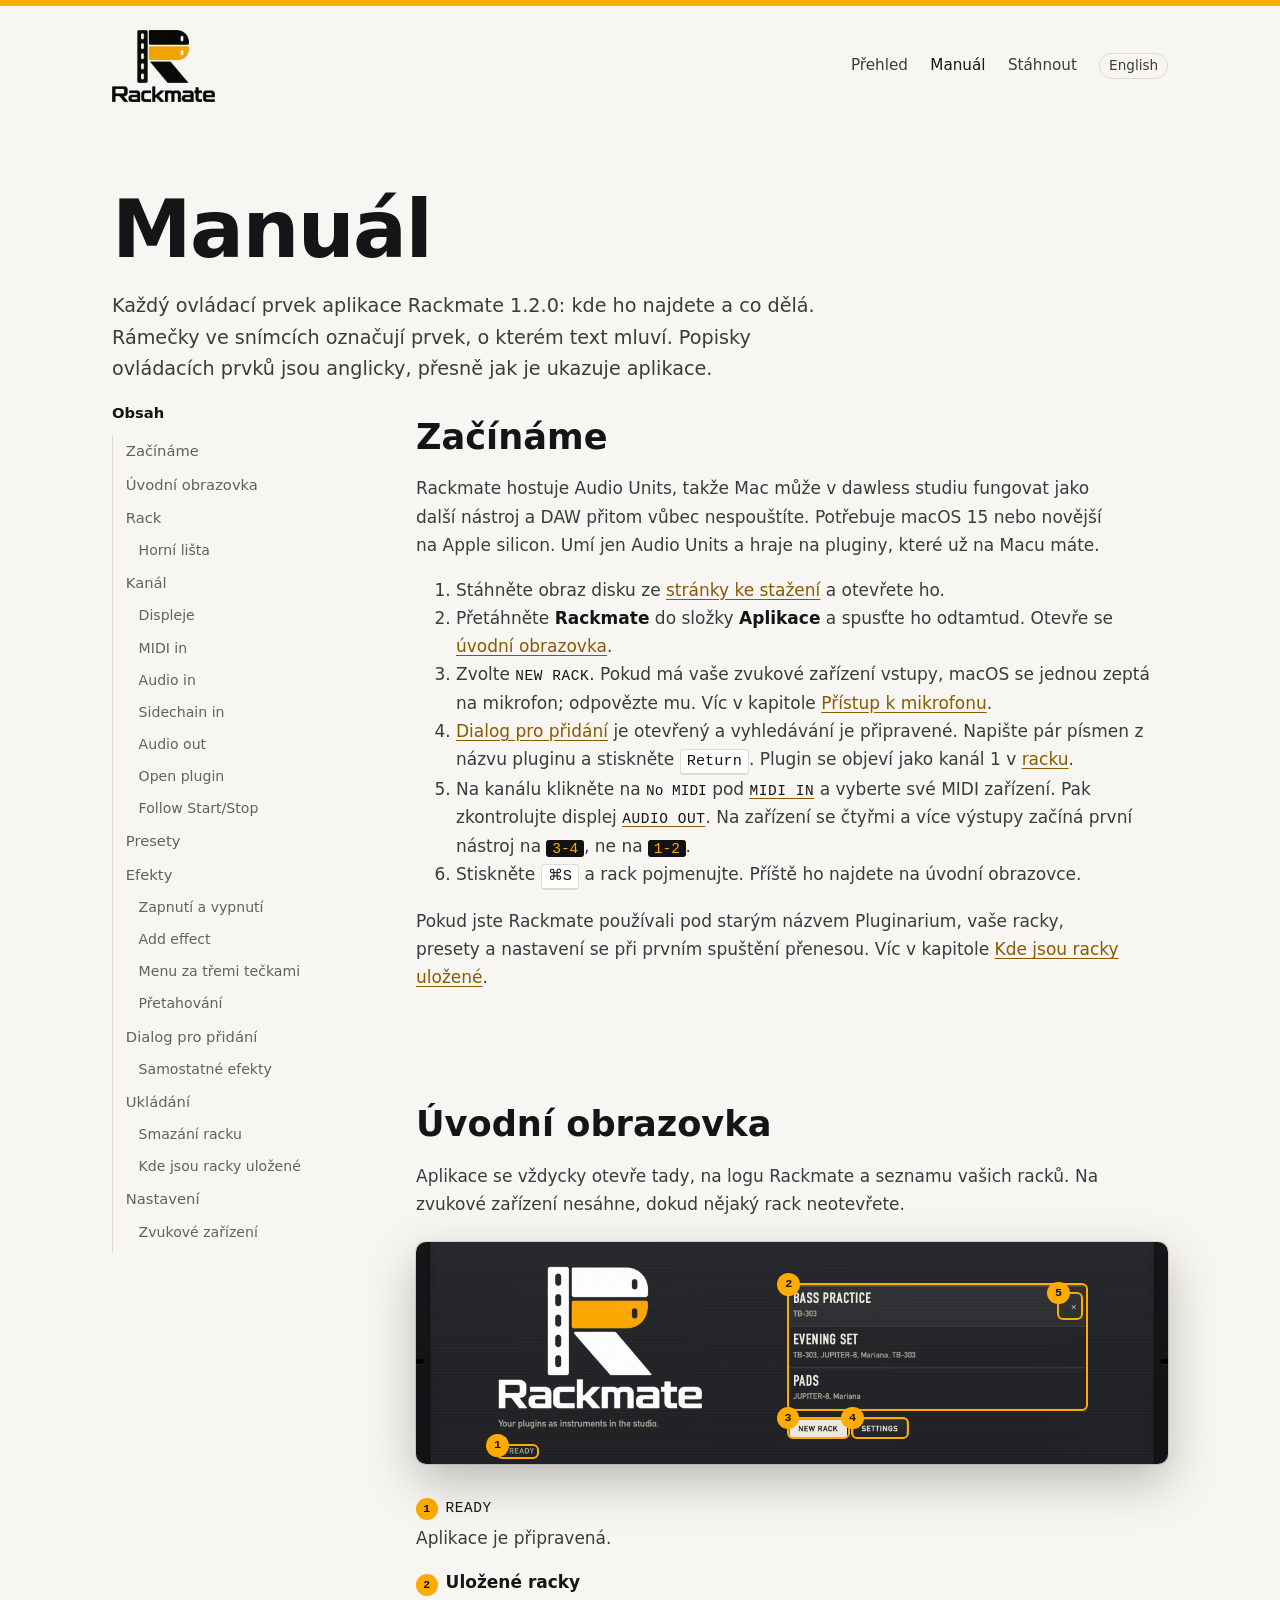
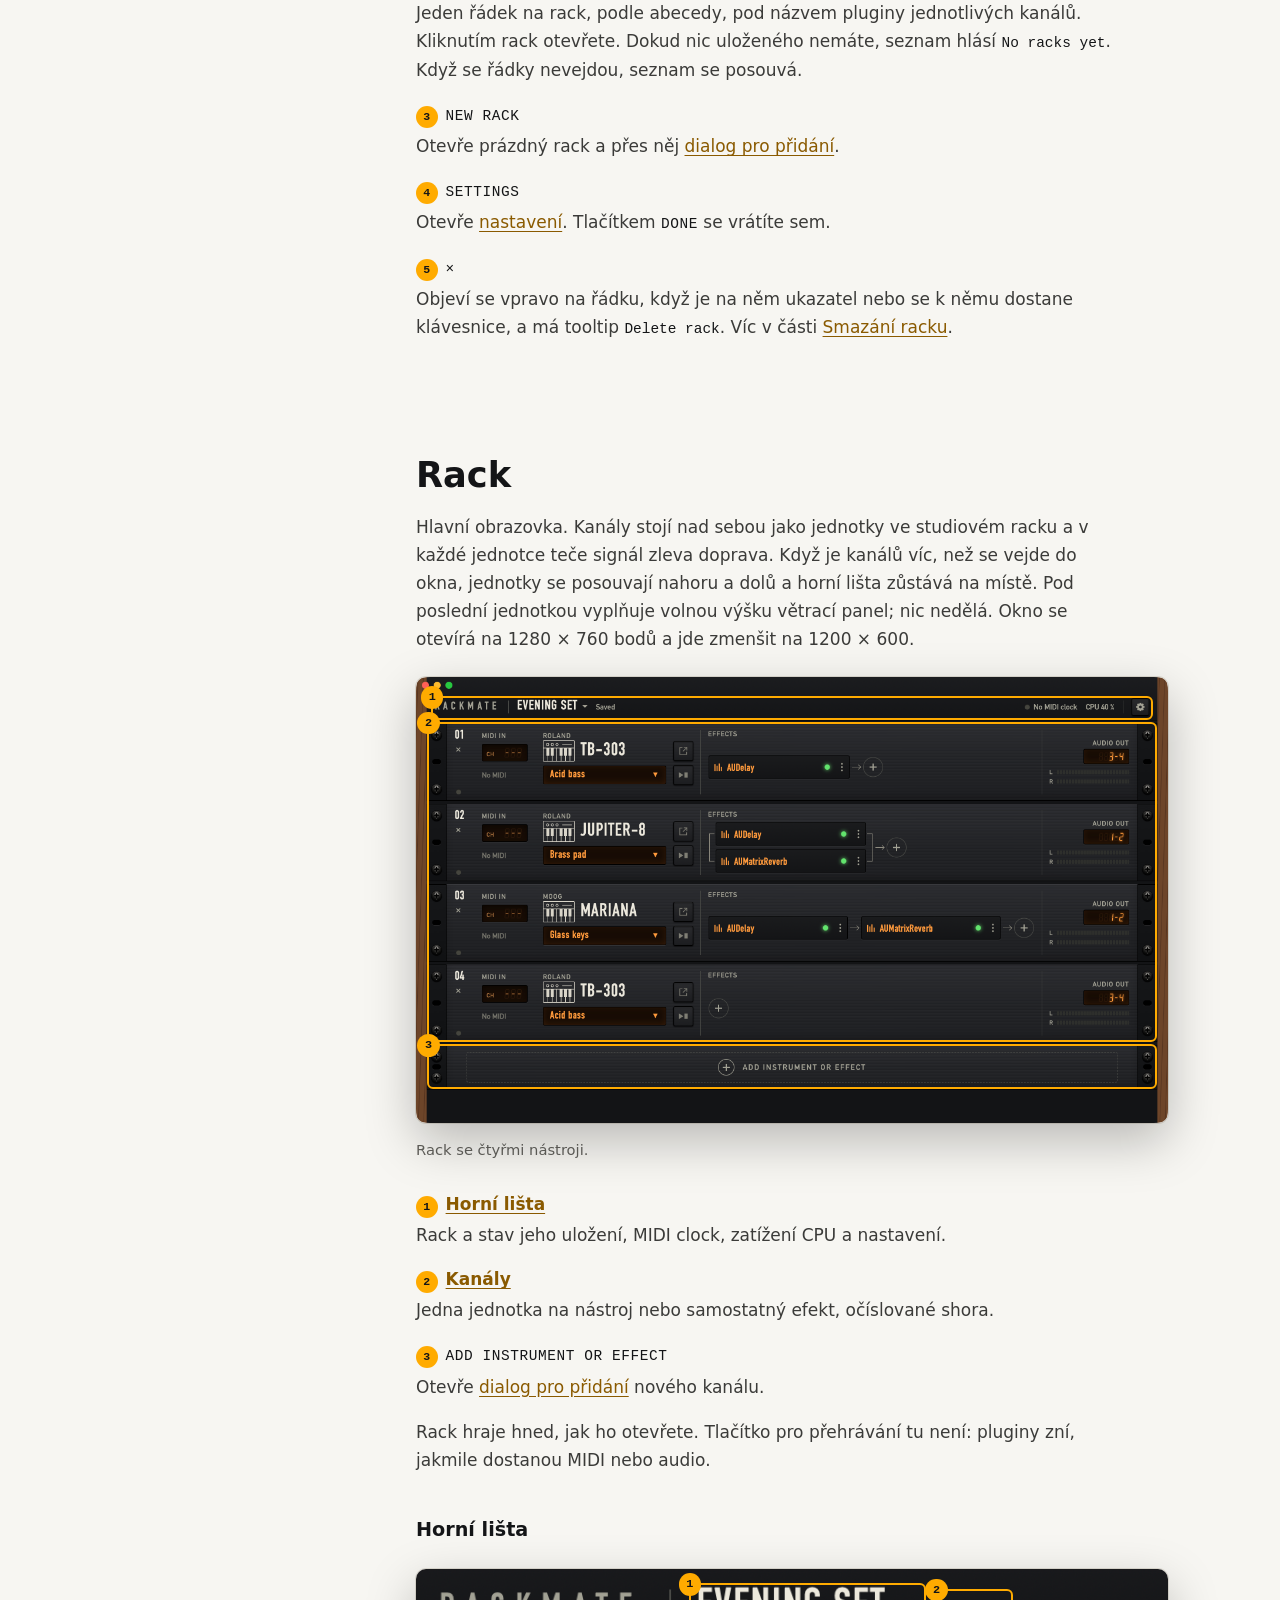
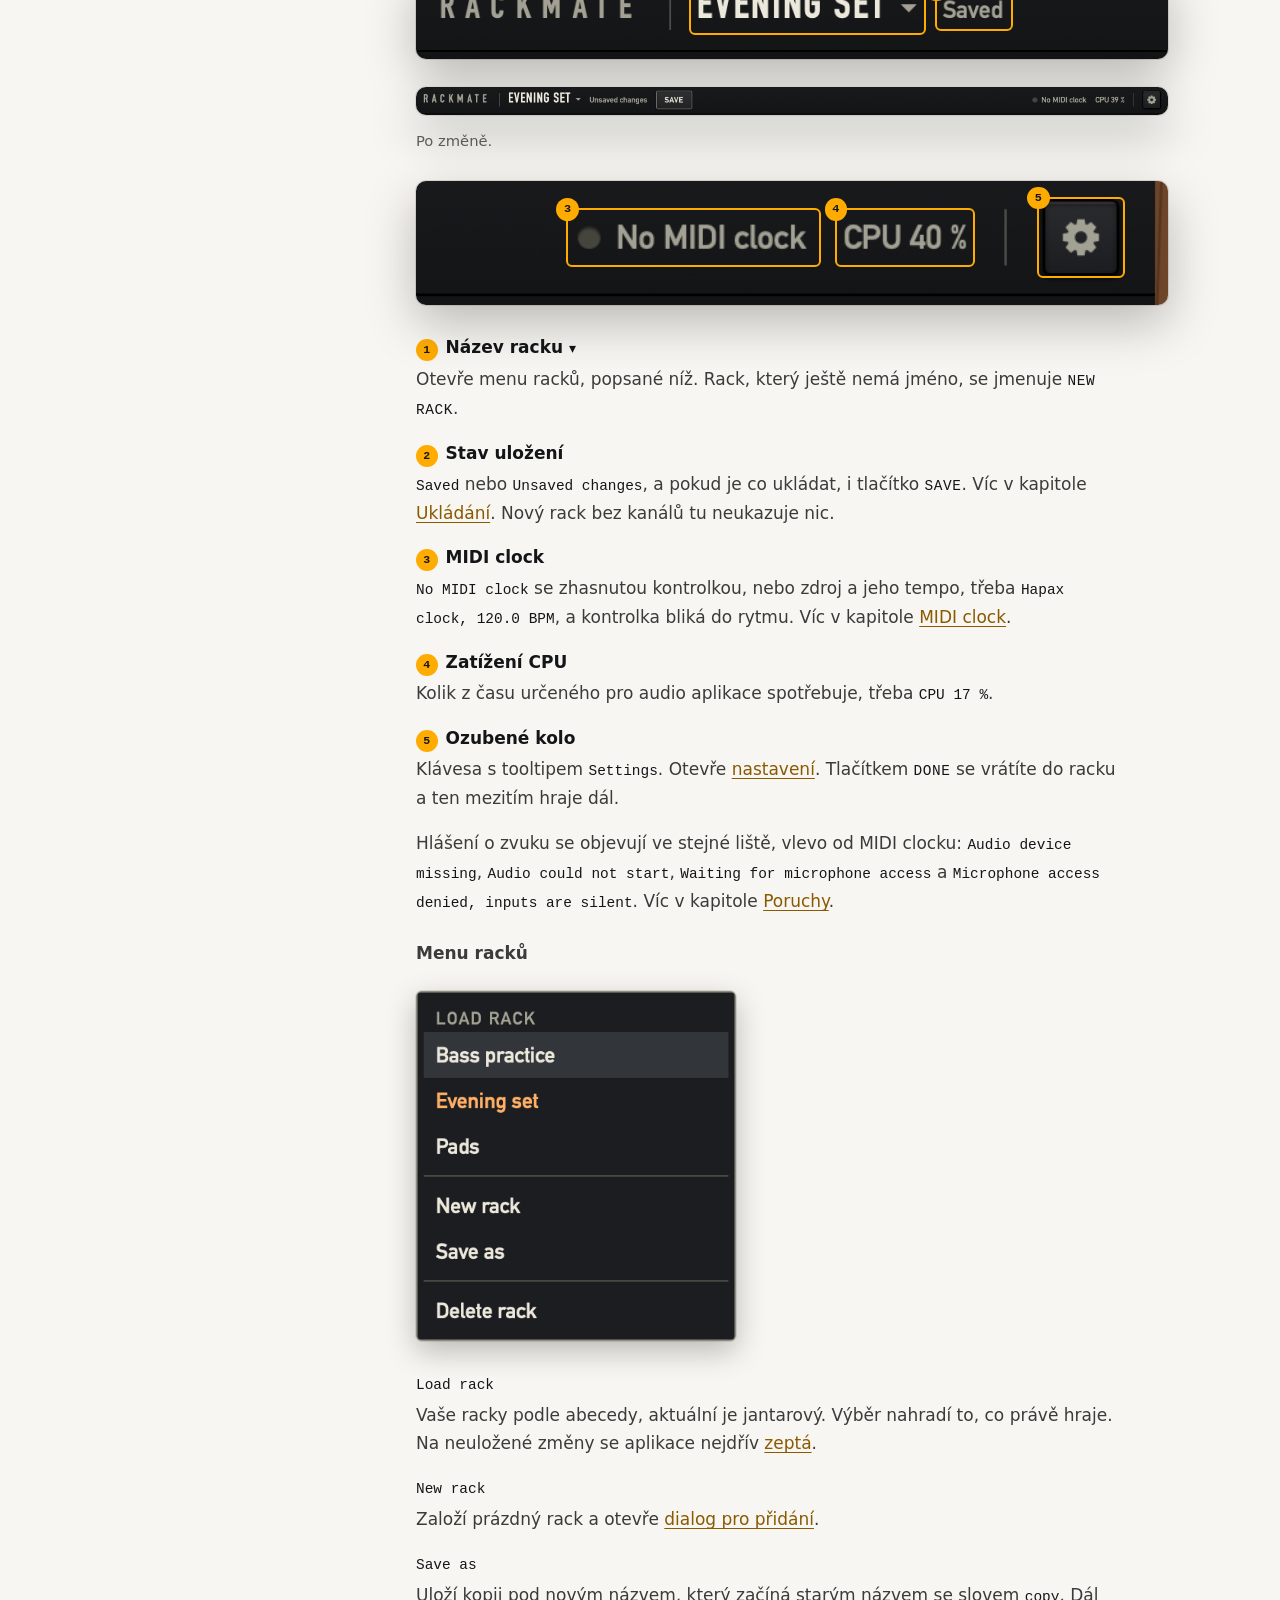
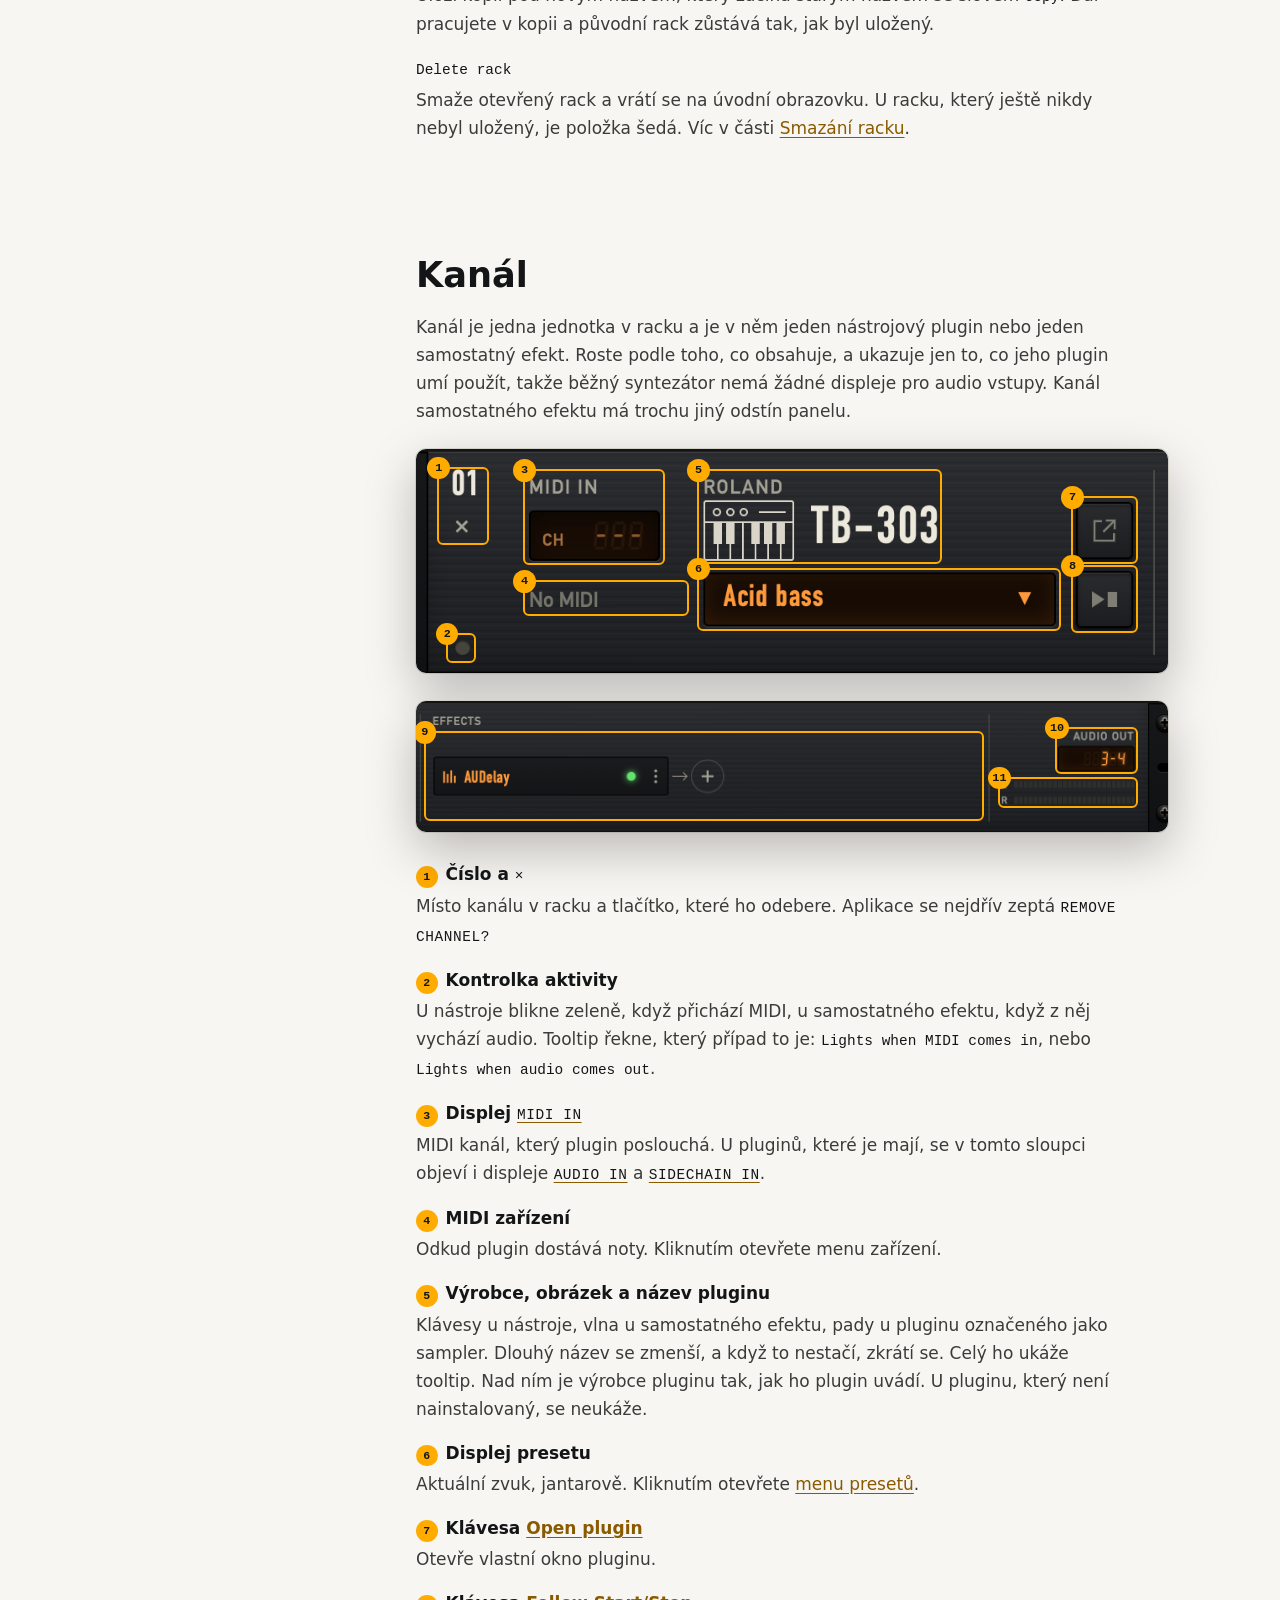
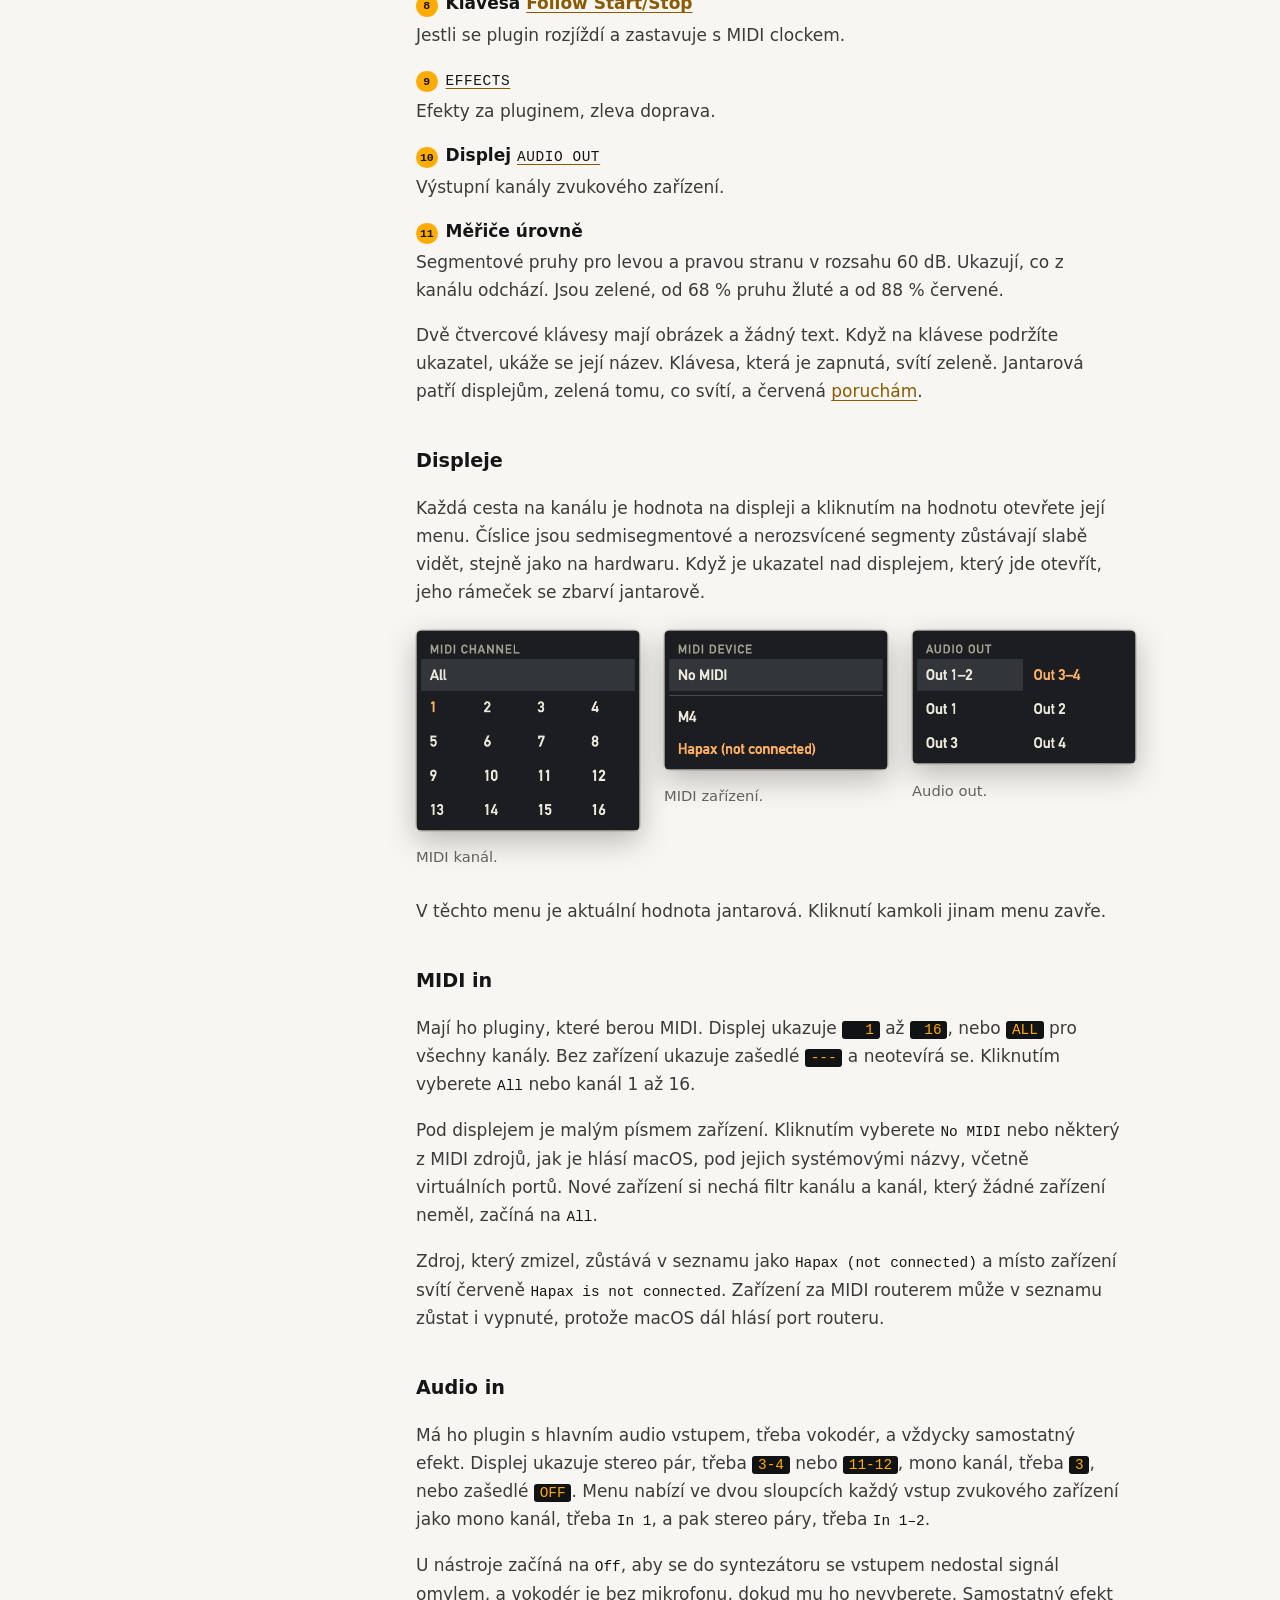
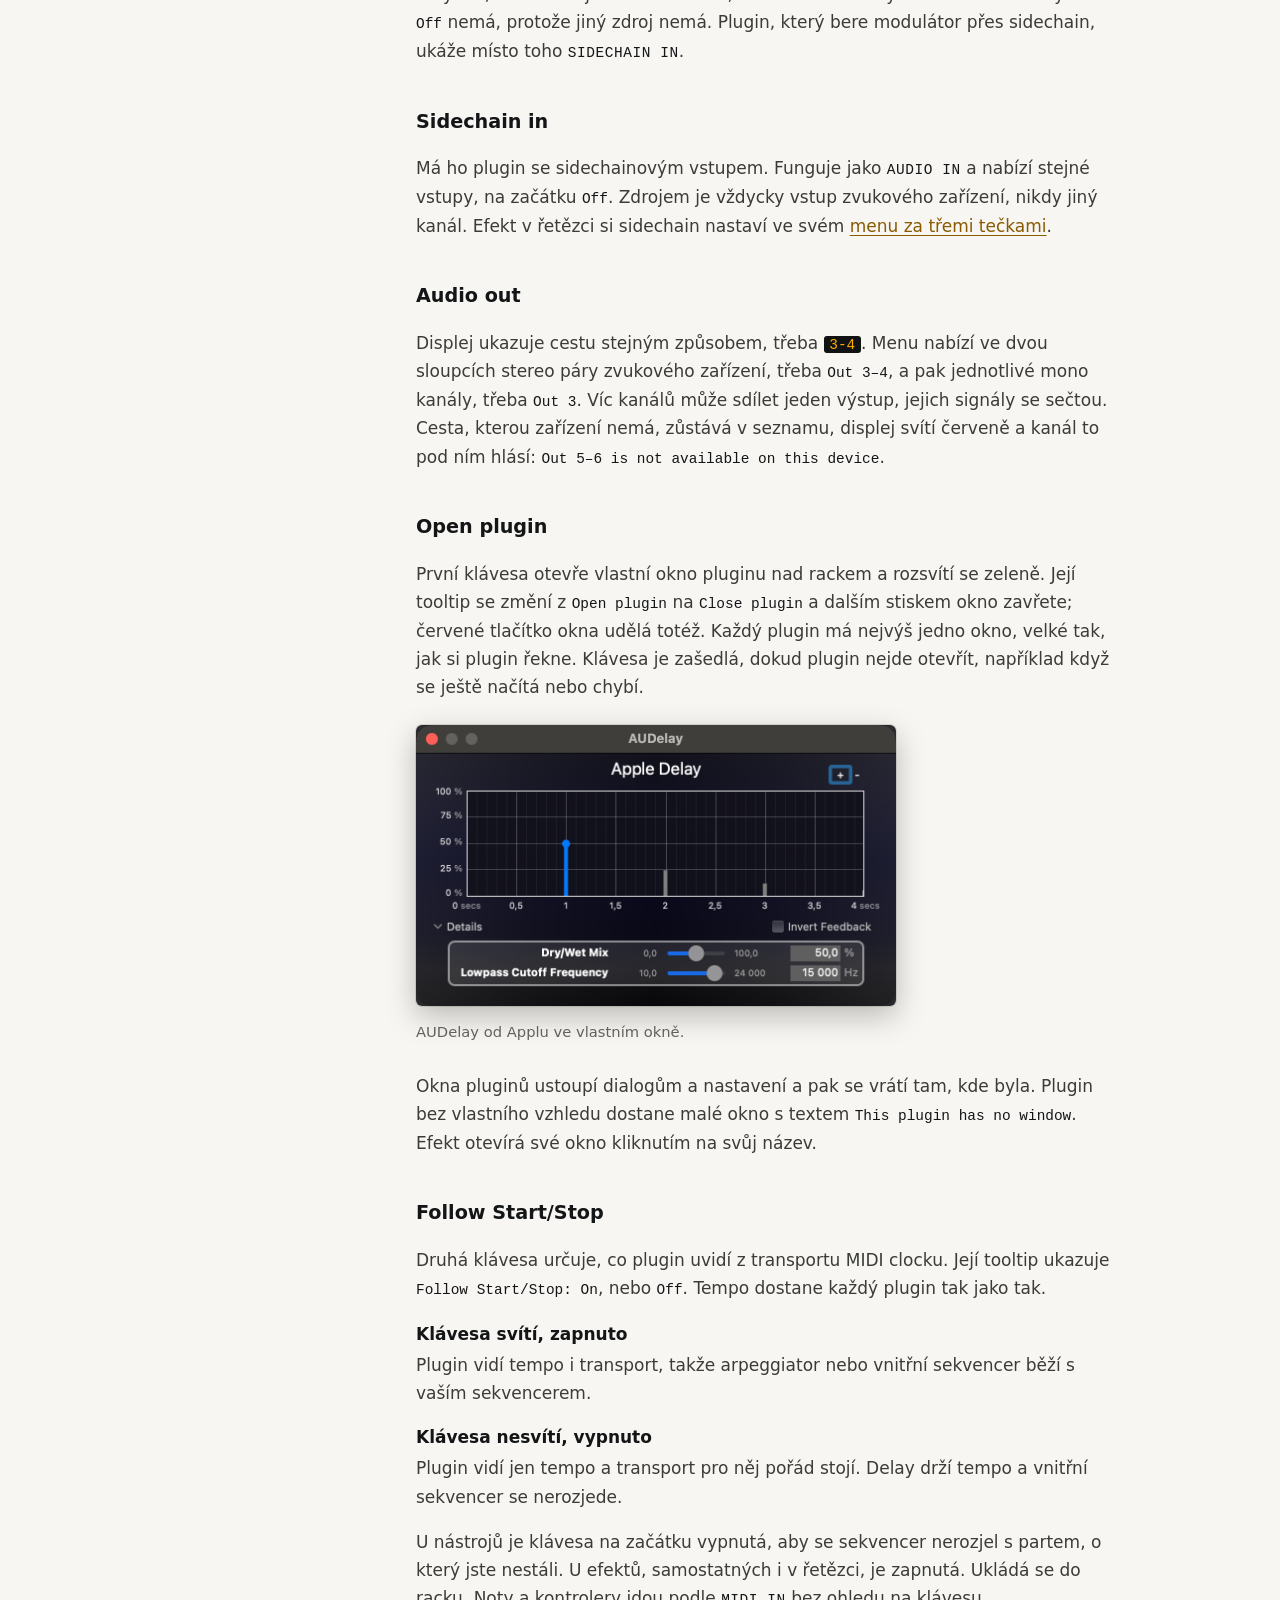
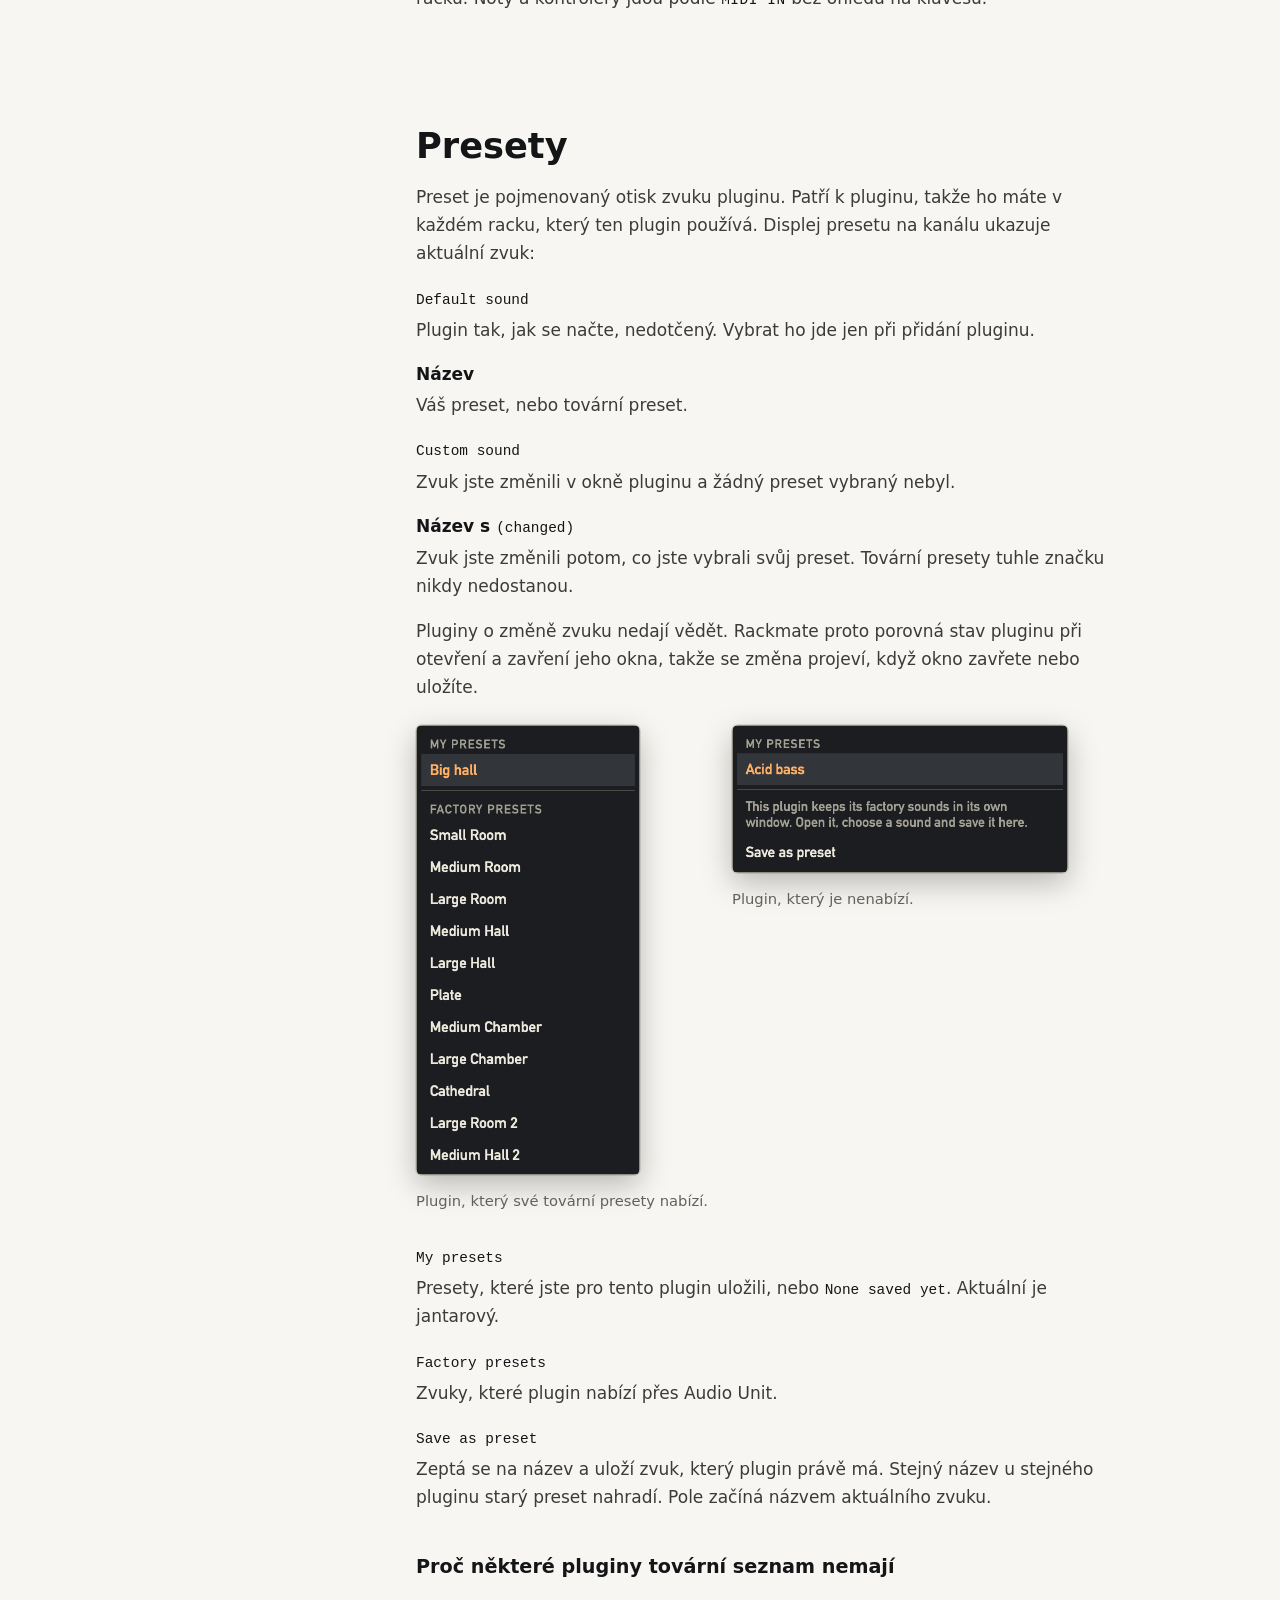
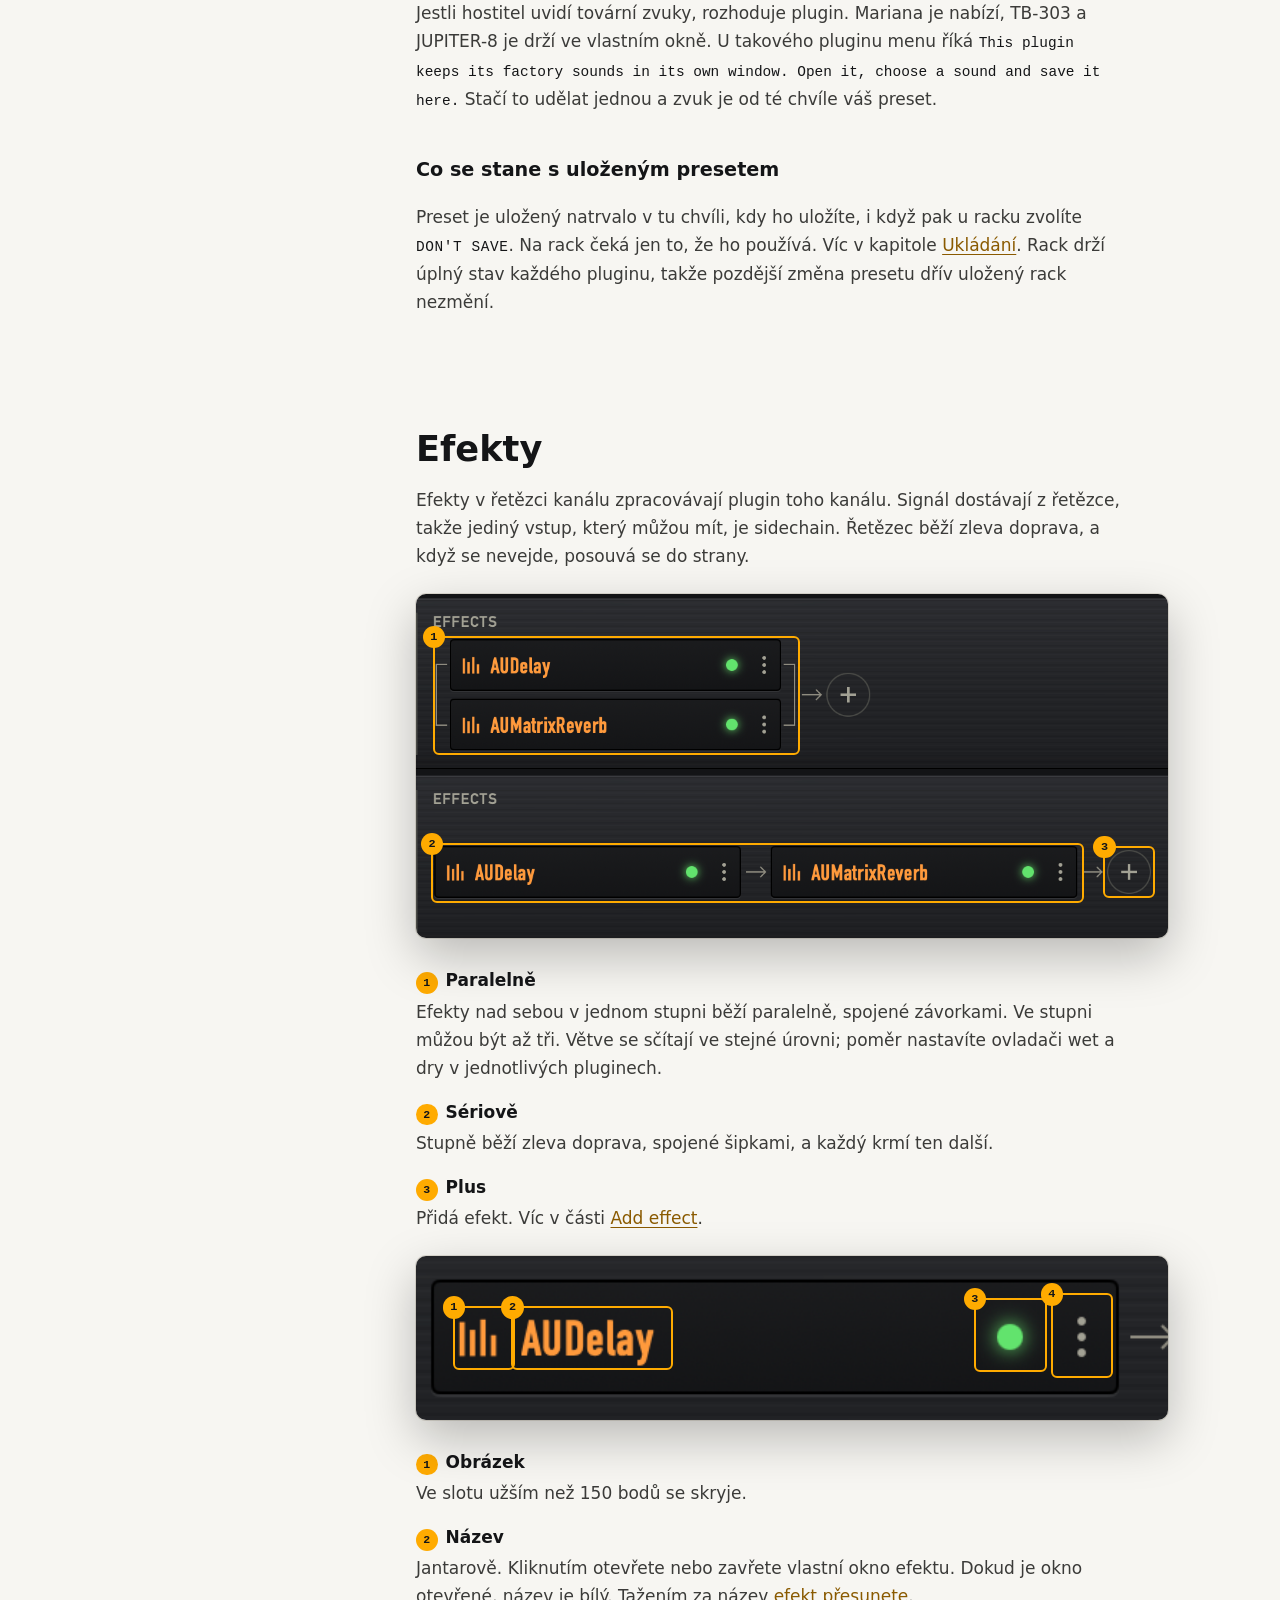
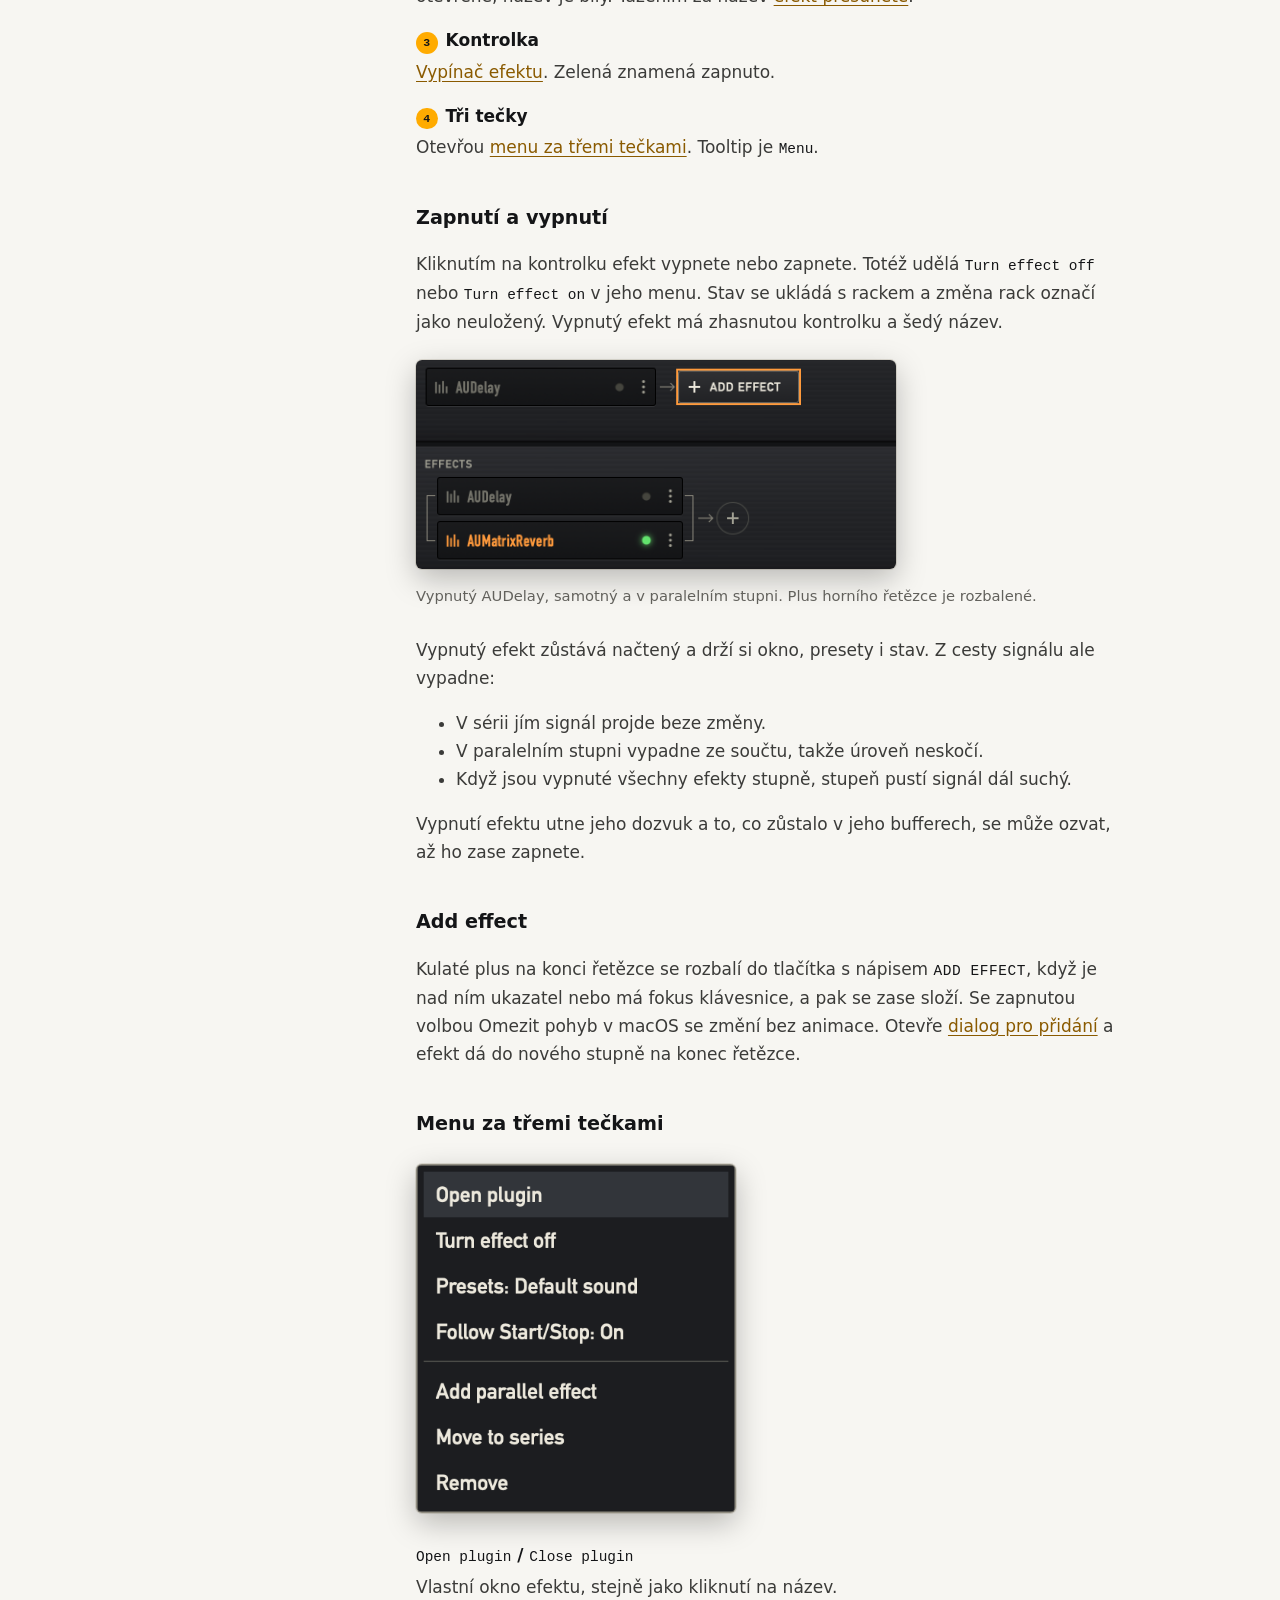
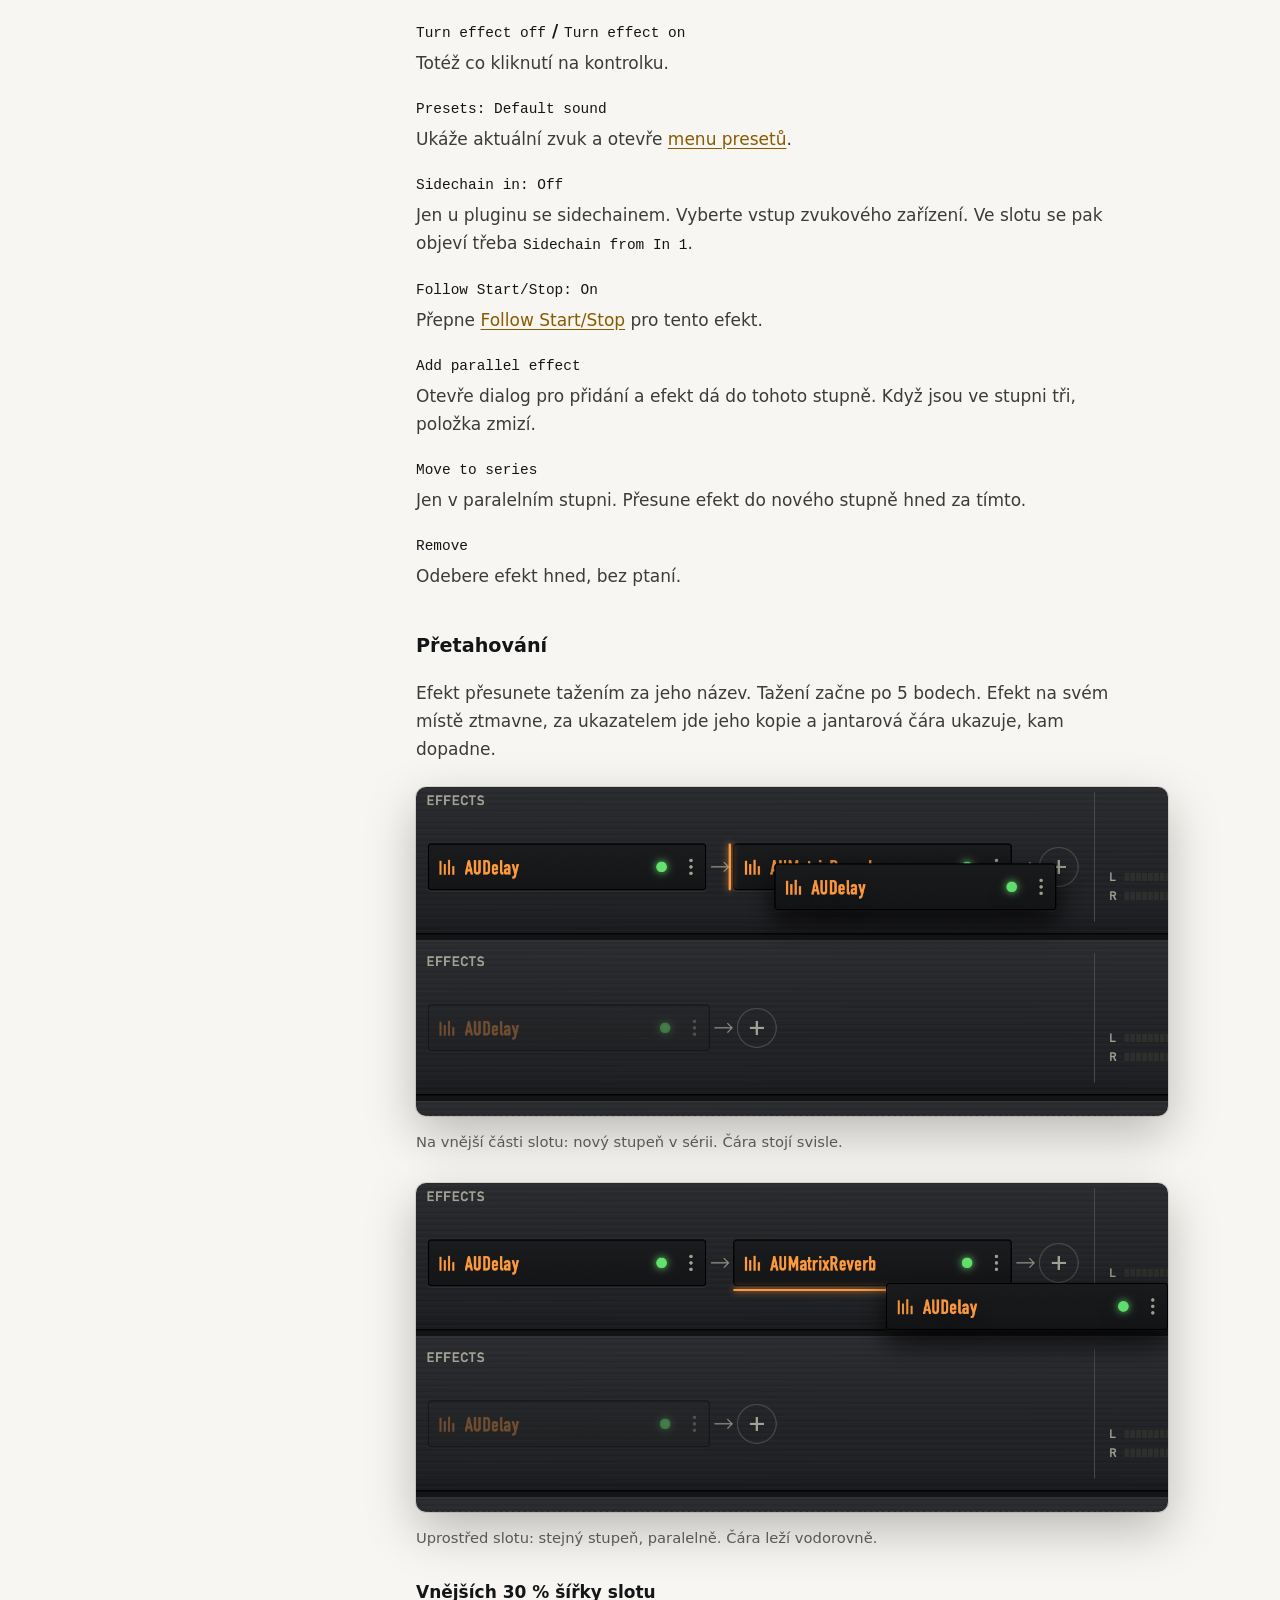
<file: docs/cs/manual.html>
<!doctype html>
<html lang="cs">
<head>
<meta charset="utf-8">
<meta name="viewport" content="width=device-width, initial-scale=1">
<title>Rackmate – manuál</title>
<meta name="description" content="Manuál aplikace Rackmate: všechny ovládací prvky s označenými snímky obrazovky.">
<link rel="alternate" hreflang="en" href="https://jiripisa.github.io/rackmate/manual.html">
<link rel="alternate" hreflang="cs" href="https://jiripisa.github.io/rackmate/cs/manual.html">
<link rel="alternate" hreflang="x-default" href="https://jiripisa.github.io/rackmate/manual.html">
<link rel="icon" href="../assets/icon.png">
<link rel="stylesheet" href="../assets/site.css">
<link rel="stylesheet" href="../assets/manual.css">
</head>
<body>

<header class="wrap masthead">
  <a class="brand" href="index.html"><img class="logo" src="../assets/logo-dark.png" alt="Rackmate" width="600" height="421"></a>
  <nav aria-label="Web">
    <a href="index.html">Přehled</a>
    <a href="manual.html" aria-current="page">Manuál</a>
    <a href="index.html#get">Stáhnout</a>
    <a class="lang" href="../manual.html" hreflang="en" lang="en">English</a>
  </nav>
</header>

<main>
  <div class="wrap title">
    <h1>Manuál</h1>
    <p>Každý ovládací prvek aplikace Rackmate 1.2.0: kde ho najdete a co dělá.
    Rámečky ve snímcích označují prvek, o kterém text mluví. Popisky ovládacích prvků
    jsou anglicky, přesně jak je ukazuje aplikace.</p>
  </div>

  <div class="wrap layout">
    <nav class="toc" aria-label="Obsah">
      <p>Obsah</p>
      <ol>
        <li><a href="#start">Začínáme</a></li>
        <li><a href="#start-screen">Úvodní obrazovka</a></li>
        <li><a href="#rack">Rack</a>
          <ol>
            <li><a href="#topbar">Horní lišta</a></li>
          </ol>
        </li>
        <li><a href="#channel">Kanál</a>
          <ol>
            <li><a href="#displays">Displeje</a></li>
            <li><a href="#midi-in">MIDI in</a></li>
            <li><a href="#audio-in">Audio in</a></li>
            <li><a href="#sidechain-in">Sidechain in</a></li>
            <li><a href="#audio-out">Audio out</a></li>
            <li><a href="#open-plugin">Open plugin</a></li>
            <li><a href="#follow">Follow Start/Stop</a></li>
          </ol>
        </li>
        <li><a href="#presets">Presety</a></li>
        <li><a href="#effects">Efekty</a>
          <ol>
            <li><a href="#effect-switch">Zapnutí a vypnutí</a></li>
            <li><a href="#effect-plus">Add effect</a></li>
            <li><a href="#effect-menu">Menu za třemi tečkami</a></li>
            <li><a href="#dragging">Přetahování</a></li>
          </ol>
        </li>
        <li><a href="#add">Dialog pro přidání</a>
          <ol>
            <li><a href="#standalone">Samostatné efekty</a></li>
          </ol>
        </li>
        <li><a href="#saving">Ukládání</a>
          <ol>
            <li><a href="#delete">Smazání racku</a></li>
            <li><a href="#files">Kde jsou racky uložené</a></li>
          </ol>
        </li>
        <li><a href="#settings">Nastavení</a>
          <ol>
            <li><a href="#device">Zvukové zařízení</a></li>
            <li><a href="#positions">Tabulky pozic</a></li>
          </ol>
        </li>
        <li><a href="#midi-learn">MIDI learn</a>
          <ol>
            <li><a href="#learn">Naučení knoflíku</a></li>
            <li><a href="#pick-parameter">Pick a parameter</a></li>
            <li><a href="#range">Rozsah a směr</a></li>
            <li><a href="#takeover">Převzetí</a></li>
            <li><a href="#mapping-saved">Ukládání</a></li>
          </ol>
        </li>
        <li><a href="#clock">MIDI clock</a></li>
        <li><a href="#keys">Klávesnice</a></li>
        <li><a href="#faults">Poruchy</a></li>
        <li><a href="#microphone">Přístup k mikrofonu</a></li>
        <li><a href="#updates">Aktualizace</a></li>
        <li><a href="#limits">Omezení této verze</a></li>
      </ol>
    </nav>

    <article>

      <section id="start">
        <h2>Začínáme</h2>
        <p>Rackmate hostuje Audio Units, takže Mac může v dawless studiu fungovat jako další
        nástroj a DAW přitom vůbec nespouštíte. Potřebuje macOS 15 nebo novější na Apple silicon.
        Umí jen Audio Units a hraje na pluginy, které už na Macu máte.</p>
        <ol>
          <li>Stáhněte obraz disku ze <a href="index.html#get">stránky ke stažení</a>
          a otevřete ho.</li>
          <li>Přetáhněte <b>Rackmate</b> do složky <b>Aplikace</b> a spusťte ho odtamtud.
          Otevře se <a href="#start-screen">úvodní obrazovka</a>.</li>
          <li>Zvolte <span class="ui caps">New rack</span>. Pokud má vaše zvukové
          zařízení vstupy, macOS se jednou zeptá na mikrofon; odpovězte mu. Víc v kapitole
          <a href="#microphone">Přístup k mikrofonu</a>.</li>
          <li><a href="#add">Dialog pro přidání</a> je otevřený a vyhledávání je připravené.
          Napište pár písmen z názvu pluginu a stiskněte <kbd>Return</kbd>. Plugin se objeví jako
          kanál 1 v <a href="#rack">racku</a>.</li>
          <li>Na kanálu klikněte na <span class="ui">No MIDI</span> pod
          <a href="#midi-in"><span class="ui caps">MIDI in</span></a> a vyberte své MIDI zařízení.
          Pak zkontrolujte displej <a href="#audio-out"><span class="ui caps">Audio out</span></a>.
          Na zařízení se čtyřmi a více výstupy začíná první nástroj na
          <span class="seg">3-4</span>, ne na <span class="seg">1-2</span>.</li>
          <li>Stiskněte <kbd>⌘S</kbd> a rack pojmenujte. Příště ho najdete na úvodní
          obrazovce.</li>
        </ol>
        <p>Pokud jste Rackmate používali pod starým názvem Pluginarium, vaše racky, presety
        a nastavení se při prvním spuštění přenesou. Víc v kapitole
        <a href="#files">Kde jsou racky uložené</a>.</p>
      </section>

      <section id="start-screen">
        <h2>Úvodní obrazovka</h2>
        <p>Aplikace se vždycky otevře tady, na logu Rackmate a seznamu vašich racků. Na zvukové
        zařízení nesáhne, dokud nějaký rack neotevřete.</p>
        <figure class="fig">
          <div class="view" style="--iw:2440;--ih:720">
            <img src="../assets/manual/start.png" alt="Úvodní obrazovka: vlevo logo Rackmate a kontrolka Ready, vpravo tři uložené racky s × na prvním řádku a tlačítka New rack a Settings.">
            <span class="mark" style="--x:10.7;--y:91.1;--w:5.6;--h:6.7"><b>1</b></span>
            <span class="mark" style="--x:49.4;--y:18.6;--w:39.9;--h:57.4"><b>2</b></span>
            <span class="mark" style="--x:49.3;--y:78.8;--w:8.4;--h:10.2"><b>3</b></span>
            <span class="mark" style="--x:57.9;--y:78.8;--w:7.6;--h:10.2"><b>4</b></span>
            <span class="mark" style="--x:85.3;--y:22.5;--w:3.4;--h:12.5"><b>5</b></span>
          </div>
        </figure>
        <dl class="controls">
          <dt><span class="n">1</span><span class="ui caps">Ready</span></dt>
          <dd>Aplikace je připravená.</dd>
          <dt><span class="n">2</span>Uložené racky</dt>
          <dd>Jeden řádek na rack, podle abecedy, pod názvem pluginy jednotlivých kanálů.
          Kliknutím rack otevřete. Dokud nic uloženého nemáte, seznam hlásí
          <span class="ui">No racks yet</span>. Když se řádky nevejdou, seznam se posouvá.</dd>
          <dt><span class="n">3</span><span class="ui caps">New rack</span></dt>
          <dd>Otevře prázdný rack a přes něj <a href="#add">dialog pro přidání</a>.</dd>
          <dt><span class="n">4</span><span class="ui caps">Settings</span></dt>
          <dd>Otevře <a href="#settings">nastavení</a>. Tlačítkem
          <span class="ui caps">Done</span> se vrátíte sem.</dd>
          <dt><span class="n">5</span><span class="ui">×</span></dt>
          <dd>Objeví se vpravo na řádku, když je na něm ukazatel nebo se k němu dostane klávesnice,
          a má tooltip <span class="ui">Delete rack</span>. Víc v části
          <a href="#delete">Smazání racku</a>.</dd>
        </dl>
      </section>

      <section id="rack">
        <h2>Rack</h2>
        <p>Hlavní obrazovka. Kanály stojí nad sebou jako jednotky ve studiovém racku a v každé
        jednotce teče signál zleva doprava. Když je kanálů víc, než se vejde do okna, jednotky se
        posouvají nahoru a dolů a horní lišta zůstává na místě. Pod poslední jednotkou vyplňuje
        volnou výšku větrací panel; nic nedělá. Okno se otevírá na 1280 × 760 bodů a jde zmenšit
        na 1200 × 600.</p>
        <figure class="fig">
          <div class="view" style="--iw:2560;--ih:1520">
            <img src="../assets/manual/mixer.png" alt="Rack Evening set: horní lišta, čtyři nástrojové kanály jako rackové jednotky s efekty a jednotka pro přidání kanálu.">
            <span class="mark" style="--x:2;--y:4.4;--w:96;--h:5.2"><b>1</b></span>
            <span class="mark" style="--x:1.5;--y:10.1;--w:97;--h:71.8"><b>2</b></span>
            <span class="mark" style="--x:1.5;--y:82.3;--w:97;--h:10.1"><b>3</b></span>
          </div>
          <figcaption>Rack se čtyřmi nástroji.</figcaption>
        </figure>
        <dl class="controls">
          <dt><span class="n">1</span><a href="#topbar">Horní lišta</a></dt>
          <dd>Rack a stav jeho uložení, MIDI clock, zatížení CPU a nastavení.</dd>
          <dt><span class="n">2</span><a href="#channel">Kanály</a></dt>
          <dd>Jedna jednotka na nástroj nebo samostatný efekt, očíslované shora.</dd>
          <dt><span class="n">3</span><span class="ui caps">Add instrument or effect</span></dt>
          <dd>Otevře <a href="#add">dialog pro přidání</a> nového kanálu.</dd>
        </dl>
        <p>Rack hraje hned, jak ho otevřete. Tlačítko pro přehrávání tu není: pluginy
        zní, jakmile dostanou MIDI nebo audio.</p>

        <h3 id="topbar">Horní lišta</h3>
        <figure class="fig">
          <div class="view" style="--iw:2560;--ih:1520;--zx:1.5;--zy:3.8;--zw:32;--zh:6.4">
            <img src="../assets/manual/mixer.png" alt="Levý konec horní lišty: nápis Rackmate, název racku se šipkou menu a slovo Saved.">
            <span class="mark" style="--x:13.1;--y:4.8;--w:10.1;--h:3.7"><b>1</b></span>
            <span class="mark" style="--x:23.6;--y:5.2;--w:3.3;--h:3"><b>2</b></span>
          </div>
        </figure>
        <figure class="fig">
          <div class="view" style="--iw:2480;--ih:92">
            <img src="../assets/manual/topbar-unsaved.png" alt="Horní lišta po změně: vedle názvu racku Unsaved changes a tlačítko Save.">
          </div>
          <figcaption>Po změně.</figcaption>
        </figure>
        <figure class="fig">
          <div class="view" style="--iw:2560;--ih:1520;--zx:76;--zy:3.8;--zw:23;--zh:6.4">
            <img src="../assets/manual/mixer.png" alt="Pravý konec horní lišty: No MIDI clock se zhasnutou kontrolkou, zatížení CPU a klávesa s ozubeným kolem pro nastavení.">
            <span class="mark" style="--x:80.6;--y:5.2;--w:7.8;--h:3"><b>3</b></span>
            <span class="mark" style="--x:88.8;--y:5.2;--w:4.3;--h:3"><b>4</b></span>
            <span class="mark" style="--x:95;--y:4.6;--w:2.7;--h:4.2"><b>5</b></span>
          </div>
        </figure>
        <dl class="controls">
          <dt><span class="n">1</span>Název racku <span class="ui">▾</span></dt>
          <dd>Otevře menu racků, popsané níž. Rack, který ještě nemá jméno, se
          jmenuje <span class="ui caps">New rack</span>.</dd>
          <dt><span class="n">2</span>Stav uložení</dt>
          <dd><span class="ui">Saved</span> nebo <span class="ui">Unsaved changes</span>, a pokud
          je co ukládat, i tlačítko <span class="ui caps">Save</span>. Víc v kapitole
          <a href="#saving">Ukládání</a>. Nový rack bez kanálů tu neukazuje nic.</dd>
          <dt><span class="n">3</span>MIDI clock</dt>
          <dd><span class="ui">No MIDI clock</span> se zhasnutou kontrolkou, nebo zdroj a jeho
          tempo, třeba <span class="ui">Hapax clock, 120.0 BPM</span>, a kontrolka bliká do
          rytmu. Víc v kapitole <a href="#clock">MIDI clock</a>.</dd>
          <dt><span class="n">4</span>Zatížení CPU</dt>
          <dd>Kolik z času určeného pro audio aplikace spotřebuje, třeba
          <span class="ui">CPU 17 %</span>.</dd>
          <dt><span class="n">5</span>Ozubené kolo</dt>
          <dd>Klávesa s tooltipem <span class="ui">Settings</span>. Otevře
          <a href="#settings">nastavení</a>. Tlačítkem <span class="ui caps">Done</span>
          se vrátíte do racku a ten mezitím hraje dál.</dd>
        </dl>
        <p>Hlášení o zvuku se objevují ve stejné liště, vlevo od MIDI clocku:
        <span class="ui">Audio device missing</span>, <span class="ui">Audio could not start</span>,
        <span class="ui">Waiting for microphone access</span> a
        <span class="ui">Microphone access denied, inputs are silent</span>. Víc v kapitole
        <a href="#faults">Poruchy</a>.</p>

        <h4>Menu racků</h4>
        <figure class="fig small">
          <img src="../assets/manual/menu-rack.png" alt="Menu racků: Load rack se třemi názvy, aktuální jantarově, pod tím New rack, Save as a Delete rack.">
        </figure>
        <dl class="controls">
          <dt><span class="ui">Load rack</span></dt>
          <dd>Vaše racky podle abecedy, aktuální je jantarový. Výběr nahradí to, co právě
          hraje. Na neuložené změny se aplikace nejdřív <a href="#saving">zeptá</a>.</dd>
          <dt><span class="ui">New rack</span></dt>
          <dd>Založí prázdný rack a otevře <a href="#add">dialog pro přidání</a>.</dd>
          <dt><span class="ui">Save as</span></dt>
          <dd>Uloží kopii pod novým názvem, který začíná starým názvem se slovem
          <span class="ui">copy</span>. Dál pracujete v kopii a původní rack zůstává tak,
          jak byl uložený.</dd>
          <dt><span class="ui">Delete rack</span></dt>
          <dd>Smaže otevřený rack a vrátí se na úvodní obrazovku. U racku, který ještě nikdy nebyl
          uložený, je položka šedá. Víc v části <a href="#delete">Smazání racku</a>.</dd>
        </dl>
      </section>

      <section id="channel">
        <h2>Kanál</h2>
        <p>Kanál je jedna jednotka v racku a je v něm jeden nástrojový plugin nebo jeden samostatný
        efekt. Roste podle toho, co obsahuje, a ukazuje jen to, co jeho plugin umí použít, takže
        běžný syntezátor nemá žádné displeje pro audio vstupy. Kanál samostatného efektu má
        trochu jiný odstín panelu.</p>
        <figure class="fig">
          <div class="view" style="--iw:2560;--ih:1520;--zx:3.5;--zy:10.2;--zw:35;--zh:17.6">
            <img src="../assets/manual/mixer.png" alt="Levá část kanálu: číslo, tlačítko odebrání a kontrolka, displej MIDI in a zařízení, výrobce, obrázek a název pluginu, displej presetu a dvě klávesy s ikonou.">
            <span class="mark" style="--x:4.5;--y:11.6;--w:2.4;--h:6.1"><b>1</b></span>
            <span class="mark" style="--x:4.9;--y:24.6;--w:1.4;--h:2.4"><b>2</b></span>
            <span class="mark" style="--x:8.5;--y:11.8;--w:6.6;--h:7.5"><b>3</b></span>
            <span class="mark" style="--x:8.5;--y:20.5;--w:7.7;--h:2.8"><b>4</b></span>
            <span class="mark" style="--x:16.6;--y:11.8;--w:11.4;--h:7.4"><b>5</b></span>
            <span class="mark" style="--x:16.6;--y:19.5;--w:16.9;--h:5"><b>6</b></span>
            <span class="mark" style="--x:34;--y:13.9;--w:3.1;--h:5.3"><b>7</b></span>
            <span class="mark" style="--x:34;--y:19.3;--w:3.1;--h:5.3"><b>8</b></span>
          </div>
        </figure>
        <figure class="fig">
          <div class="view" style="--iw:2560;--ih:1520;--zx:37.5;--zy:10.2;--zw:60;--zh:17.6">
            <img src="../assets/manual/mixer.png" alt="Pravá část kanálu: oblast efektů, displej Audio out a dva měřiče úrovně.">
            <span class="mark" style="--x:38.1;--y:14.2;--w:44.7;--h:12.1"><b>9</b></span>
            <span class="mark" style="--x:88.5;--y:13.6;--w:6.6;--h:6.3"><b>10</b></span>
            <span class="mark" style="--x:83.9;--y:20.3;--w:11.2;--h:4.2"><b>11</b></span>
          </div>
        </figure>
        <dl class="controls">
          <dt><span class="n">1</span>Číslo a <span class="ui">×</span></dt>
          <dd>Místo kanálu v racku a tlačítko, které ho odebere. Aplikace se nejdřív zeptá
          <span class="ui caps">Remove channel?</span></dd>
          <dt><span class="n">2</span>Kontrolka aktivity</dt>
          <dd>U nástroje blikne zeleně, když přichází MIDI, u samostatného efektu, když z něj
          vychází audio. Tooltip řekne, který případ to je: <span class="ui">Lights when MIDI comes in</span>,
          nebo <span class="ui">Lights when audio comes out</span>.</dd>
          <dt><span class="n">3</span>Displej <a href="#midi-in"><span class="ui caps">MIDI in</span></a></dt>
          <dd>MIDI kanál, který plugin poslouchá. U pluginů, které je mají, se v tomto sloupci
          objeví i displeje <a href="#audio-in"><span class="ui caps">Audio in</span></a> a
          <a href="#sidechain-in"><span class="ui caps">Sidechain in</span></a>.</dd>
          <dt><span class="n">4</span>MIDI zařízení</dt>
          <dd>Odkud plugin dostává noty. Kliknutím otevřete menu zařízení.</dd>
          <dt><span class="n">5</span>Výrobce, obrázek a název pluginu</dt>
          <dd>Klávesy u nástroje, vlna u samostatného efektu, pady u pluginu označeného jako
          sampler. Dlouhý název se zmenší, a když to nestačí, zkrátí se. Celý ho ukáže tooltip. Nad ním je výrobce pluginu tak, jak ho plugin uvádí. U pluginu, který není nainstalovaný, se neukáže.</dd>
          <dt><span class="n">6</span>Displej presetu</dt>
          <dd>Aktuální zvuk, jantarově. Kliknutím otevřete <a href="#presets">menu presetů</a>.</dd>
          <dt><span class="n">7</span>Klávesa <a href="#open-plugin">Open plugin</a></dt>
          <dd>Otevře vlastní okno pluginu.</dd>
          <dt><span class="n">8</span>Klávesa <a href="#follow">Follow Start/Stop</a></dt>
          <dd>Jestli se plugin rozjíždí a zastavuje s MIDI clockem.</dd>
          <dt><span class="n">9</span><a href="#effects"><span class="ui caps">Effects</span></a></dt>
          <dd>Efekty za pluginem, zleva doprava.</dd>
          <dt><span class="n">10</span>Displej <a href="#audio-out"><span class="ui caps">Audio out</span></a></dt>
          <dd>Výstupní kanály zvukového zařízení.</dd>
          <dt><span class="n">11</span>Měřiče úrovně</dt>
          <dd>Segmentové pruhy pro levou a pravou stranu v rozsahu 60 dB. Ukazují, co z kanálu
          odchází. Jsou zelené, od 68 % pruhu žluté a od 88 % červené.</dd>
        </dl>
        <p>Dvě čtvercové klávesy mají obrázek a žádný text. Když na klávese podržíte ukazatel,
        ukáže se její název. Klávesa, která je zapnutá, svítí zeleně. Jantarová patří displejům,
        zelená tomu, co svítí, a červená <a href="#faults">poruchám</a>.</p>

        <h3 id="displays">Displeje</h3>
        <p>Každá cesta na kanálu je hodnota na displeji a kliknutím na hodnotu otevřete její menu.
        Číslice jsou sedmisegmentové a nerozsvícené segmenty zůstávají slabě vidět, stejně jako na
        hardwaru. Když je ukazatel nad displejem, který jde otevřít, jeho rámeček se zbarví jantarově.</p>
        <div class="figs">
          <figure class="fig small">
            <img src="../assets/manual/menu-midi-channel.png" alt="Menu MIDI kanálu: All a pod ním 1 až 16 v mřížce o čtyřech sloupcích.">
            <figcaption>MIDI kanál.</figcaption>
          </figure>
          <figure class="fig small">
            <img src="../assets/manual/menu-midi-device.png" alt="Menu MIDI zařízení: No MIDI a zdroj, který zmizel, uvedený jako Hapax (not connected).">
            <figcaption>MIDI zařízení.</figcaption>
          </figure>
          <figure class="fig small">
            <img src="../assets/manual/menu-audio-out.png" alt="Menu Audio out: stereo páry a mono kanály čtyřvýstupového zařízení ve dvou sloupcích.">
            <figcaption>Audio out.</figcaption>
          </figure>
        </div>
        <p>V těchto menu je aktuální hodnota jantarová. Kliknutí kamkoli jinam menu zavře.</p>

        <h3 id="midi-in">MIDI in</h3>
        <p>Mají ho pluginy, které berou MIDI. Displej ukazuje <span class="seg">  1</span> až
        <span class="seg"> 16</span>, nebo <span class="seg">ALL</span> pro všechny kanály. Bez
        zařízení ukazuje zašedlé <span class="seg">---</span> a neotevírá se. Kliknutím vyberete
        <span class="ui">All</span> nebo kanál 1 až 16.</p>
        <p>Pod displejem je malým písmem zařízení. Kliknutím vyberete
        <span class="ui">No MIDI</span> nebo některý z MIDI zdrojů, jak je hlásí macOS, pod jejich
        systémovými názvy, včetně virtuálních portů. Nové zařízení si nechá filtr kanálu a kanál,
        který žádné zařízení neměl, začíná na <span class="ui">All</span>.</p>
        <p>Zdroj, který zmizel, zůstává v seznamu jako <span class="ui">Hapax (not connected)</span>
        a místo zařízení svítí červeně <span class="ui">Hapax is not connected</span>. Zařízení za
        MIDI routerem může v seznamu zůstat i vypnuté, protože macOS dál hlásí port routeru.</p>

        <h3 id="audio-in">Audio in</h3>
        <p>Má ho plugin s hlavním audio vstupem, třeba vokodér, a vždycky samostatný efekt. Displej
        ukazuje stereo pár, třeba <span class="seg">3-4</span> nebo <span class="seg">11-12</span>,
        mono kanál, třeba <span class="seg">3</span>, nebo zašedlé <span class="seg">OFF</span>.
        Menu nabízí ve dvou sloupcích každý vstup zvukového zařízení jako mono kanál, třeba
        <span class="ui">In 1</span>, a pak stereo páry, třeba <span class="ui">In 1–2</span>.</p>
        <p>U nástroje začíná na <span class="ui">Off</span>, aby se do syntezátoru se vstupem
        nedostal signál omylem, a vokodér je bez mikrofonu, dokud mu ho nevyberete. Samostatný
        efekt <span class="ui">Off</span> nemá, protože jiný zdroj nemá. Plugin, který bere
        modulátor přes sidechain, ukáže místo toho <span class="ui caps">Sidechain in</span>.</p>

        <h3 id="sidechain-in">Sidechain in</h3>
        <p>Má ho plugin se sidechainovým vstupem. Funguje jako
        <span class="ui caps">Audio in</span> a nabízí stejné vstupy, na začátku
        <span class="ui">Off</span>. Zdrojem je vždycky vstup zvukového zařízení, nikdy jiný kanál.
        Efekt v řetězci si sidechain nastaví ve svém
        <a href="#effect-menu">menu za třemi tečkami</a>.</p>

        <h3 id="audio-out">Audio out</h3>
        <p>Displej ukazuje cestu stejným způsobem, třeba <span class="seg">3-4</span>. Menu nabízí ve
        dvou sloupcích stereo páry zvukového zařízení, třeba <span class="ui">Out 3–4</span>, a pak
        jednotlivé mono kanály, třeba <span class="ui">Out 3</span>. Víc kanálů může sdílet jeden
        výstup, jejich signály se sečtou. Cesta, kterou zařízení nemá, zůstává v seznamu, displej
        svítí červeně a kanál to pod ním hlásí:
        <span class="ui">Out 5–6 is not available on this device</span>.</p>

        <h3 id="open-plugin">Open plugin</h3>
        <p>První klávesa otevře vlastní okno pluginu nad rackem a rozsvítí se zeleně. Její tooltip
        se změní z <span class="ui">Open plugin</span> na <span class="ui">Close plugin</span>
        a dalším stiskem okno zavřete; červené tlačítko okna udělá totéž. Každý plugin má nejvýš
        jedno okno, velké tak, jak si plugin řekne. Klávesa je zašedlá, dokud plugin nejde otevřít,
        například když se ještě načítá nebo chybí.</p>
        <figure class="fig medium">
          <img src="../assets/manual/plugin-window.png" alt="Okno AUDelay od Applu otevřené z Rackmate.">
          <figcaption>AUDelay od Applu ve vlastním okně.</figcaption>
        </figure>
        <p>Okna pluginů ustoupí dialogům a nastavení a pak se vrátí tam, kde byla. Plugin bez
        vlastního vzhledu dostane malé okno s textem <span class="ui">This plugin has no
        window</span>. Efekt otevírá své okno kliknutím na svůj název.</p>

        <h3 id="follow">Follow Start/Stop</h3>
        <p>Druhá klávesa určuje, co plugin uvidí z transportu MIDI clocku. Její tooltip ukazuje
        <span class="ui">Follow Start/Stop: On</span>, nebo <span class="ui">Off</span>. Tempo
        dostane každý plugin tak jako tak.</p>
        <dl class="controls">
          <dt>Klávesa svítí, zapnuto</dt>
          <dd>Plugin vidí tempo i transport, takže arpeggiator nebo vnitřní sekvencer běží
          s vaším sekvencerem.</dd>
          <dt>Klávesa nesvítí, vypnuto</dt>
          <dd>Plugin vidí jen tempo a transport pro něj pořád stojí. Delay drží tempo a vnitřní
          sekvencer se nerozjede.</dd>
        </dl>
        <p>U nástrojů je klávesa na začátku vypnutá, aby se sekvencer nerozjel s partem, o který
        jste nestáli. U efektů, samostatných i v řetězci, je zapnutá. Ukládá se do racku.
        Noty a kontrolery jdou podle <span class="ui caps">MIDI in</span> bez ohledu na klávesu.</p>
      </section>

      <section id="presets">
        <h2>Presety</h2>
        <p>Preset je pojmenovaný otisk zvuku pluginu. Patří k pluginu, takže ho máte v každém
        racku, který ten plugin používá. Displej presetu na kanálu ukazuje aktuální zvuk:</p>
        <dl class="controls">
          <dt><span class="ui">Default sound</span></dt>
          <dd>Plugin tak, jak se načte, nedotčený. Vybrat ho jde jen při přidání pluginu.</dd>
          <dt>Název</dt>
          <dd>Váš preset, nebo tovární preset.</dd>
          <dt><span class="ui">Custom sound</span></dt>
          <dd>Zvuk jste změnili v okně pluginu a žádný preset vybraný nebyl.</dd>
          <dt>Název s <span class="ui">(changed)</span></dt>
          <dd>Zvuk jste změnili potom, co jste vybrali svůj preset. Tovární presety tuhle značku
          nikdy nedostanou.</dd>
        </dl>
        <p>Pluginy o změně zvuku nedají vědět. Rackmate proto porovná stav pluginu při otevření
        a zavření jeho okna, takže se změna projeví, když okno zavřete nebo uložíte.</p>
        <div class="figs">
          <figure class="fig small">
            <img src="../assets/manual/menu-preset.png" alt="Menu presetů AUMatrixReverb: My presets a Factory presets se seznamem místností a sálů od Applu.">
            <figcaption>Plugin, který své tovární presety nabízí.</figcaption>
          </figure>
          <figure class="fig small wide">
            <img src="../assets/manual/menu-preset-empty.png" alt="Menu presetů TB-303: My presets s jedním presetem, věta o továrních zvucích a Save as preset.">
            <figcaption>Plugin, který je nenabízí.</figcaption>
          </figure>
        </div>
        <dl class="controls">
          <dt><span class="ui">My presets</span></dt>
          <dd>Presety, které jste pro tento plugin uložili, nebo <span class="ui">None saved
          yet</span>. Aktuální je jantarový.</dd>
          <dt><span class="ui">Factory presets</span></dt>
          <dd>Zvuky, které plugin nabízí přes Audio Unit.</dd>
          <dt><span class="ui">Save as preset</span></dt>
          <dd>Zeptá se na název a uloží zvuk, který plugin právě má. Stejný název u stejného
          pluginu starý preset nahradí. Pole začíná názvem aktuálního zvuku.</dd>
        </dl>
        <h3>Proč některé pluginy tovární seznam nemají</h3>
        <p>Jestli hostitel uvidí tovární zvuky, rozhoduje plugin. Mariana je nabízí, TB-303
        a JUPITER-8 je drží ve vlastním okně. U takového pluginu menu říká
        <span class="ui">This plugin keeps its factory sounds in its own window. Open it, choose a
        sound and save it here.</span> Stačí to udělat jednou a zvuk je od té chvíle váš preset.</p>
        <h3>Co se stane s uloženým presetem</h3>
        <p>Preset je uložený natrvalo v tu chvíli, kdy ho uložíte, i když pak u racku zvolíte
        <span class="ui caps">Don't save</span>. Na rack čeká jen to, že ho používá. Víc
        v kapitole <a href="#saving">Ukládání</a>. Rack drží úplný stav každého pluginu,
        takže pozdější změna presetu dřív uložený rack nezmění.</p>
      </section>

      <section id="effects">
        <h2>Efekty</h2>
        <p>Efekty v řetězci kanálu zpracovávají plugin toho kanálu. Signál dostávají z řetězce,
        takže jediný vstup, který můžou mít, je sidechain. Řetězec běží zleva doprava, a když se
        nevejde, posouvá se do strany.</p>
        <figure class="fig">
          <div class="view" style="--iw:2560;--ih:1520;--zx:37.8;--zy:28;--zw:45.4;--zh:35">
            <img src="../assets/manual/mixer.png" alt="Dva řetězce efektů: AUDelay a AUMatrixReverb nad sebou mezi závorkami a tytéž dva efekty za sebou spojené šipkou.">
            <span class="mark" style="--x:38.8;--y:32.2;--w:22.2;--h:12.1"><b>1</b></span>
            <span class="mark" style="--x:38.7;--y:53.3;--w:39.4;--h:6.1"><b>2</b></span>
            <span class="mark" style="--x:79.3;--y:53.6;--w:3.1;--h:5.3"><b>3</b></span>
          </div>
        </figure>
        <dl class="controls">
          <dt><span class="n">1</span>Paralelně</dt>
          <dd>Efekty nad sebou v jednom stupni běží paralelně, spojené závorkami. Ve stupni můžou
          být až tři. Větve se sčítají ve stejné úrovni; poměr nastavíte ovladači wet a dry
          v jednotlivých pluginech.</dd>
          <dt><span class="n">2</span>Sériově</dt>
          <dd>Stupně běží zleva doprava, spojené šipkami, a každý krmí ten další.</dd>
          <dt><span class="n">3</span>Plus</dt>
          <dd>Přidá efekt. Víc v části <a href="#effect-plus">Add effect</a>.</dd>
        </dl>
        <figure class="fig">
          <div class="view" style="--iw:2560;--ih:1520;--zx:38.5;--zy:16.5;--zw:20.5;--zh:7.5">
            <img src="../assets/manual/mixer.png" alt="Jeden slot efektu: malý obrázek, název AUDelay, zelená kontrolka a tři tečky.">
            <span class="mark" style="--x:39.5;--y:18.8;--w:1.7;--h:2.9"><b>1</b></span>
            <span class="mark" style="--x:41.1;--y:18.8;--w:4.4;--h:2.9"><b>2</b></span>
            <span class="mark" style="--x:53.7;--y:18.4;--w:2;--h:3.4"><b>3</b></span>
            <span class="mark" style="--x:55.8;--y:18.2;--w:1.7;--h:3.9"><b>4</b></span>
          </div>
        </figure>
        <dl class="controls">
          <dt><span class="n">1</span>Obrázek</dt>
          <dd>Ve slotu užším než 150 bodů se skryje.</dd>
          <dt><span class="n">2</span>Název</dt>
          <dd>Jantarově. Kliknutím otevřete nebo zavřete vlastní okno efektu. Dokud je okno
          otevřené, název je bílý. Tažením za název <a href="#dragging">efekt přesunete</a>.</dd>
          <dt><span class="n">3</span>Kontrolka</dt>
          <dd><a href="#effect-switch">Vypínač efektu</a>. Zelená znamená zapnuto.</dd>
          <dt><span class="n">4</span>Tři tečky</dt>
          <dd>Otevřou <a href="#effect-menu">menu za třemi tečkami</a>. Tooltip je
          <span class="ui">Menu</span>.</dd>
        </dl>

        <h3 id="effect-switch">Zapnutí a vypnutí</h3>
        <p>Kliknutím na kontrolku efekt vypnete nebo zapnete. Totéž udělá
        <span class="ui">Turn effect off</span> nebo <span class="ui">Turn effect on</span> v jeho
        menu. Stav se ukládá s rackem a změna rack označí jako neuložený. Vypnutý efekt má
        zhasnutou kontrolku a šedý název.</p>
        <figure class="fig medium">
          <img src="../assets/manual/effects-off.png" alt="Dva řetězce s vypnutým AUDelay, jednou samotným a jednou v paralelním stupni vedle AUMatrixReverb, který zůstává zapnutý. Plus prvního řetězce je rozbalené do tlačítka Add effect s rámečkem fokusu.">
          <figcaption>Vypnutý AUDelay, samotný a v paralelním stupni. Plus horního řetězce je rozbalené.</figcaption>
        </figure>
        <p>Vypnutý efekt zůstává načtený a drží si okno, presety i stav. Z cesty signálu ale
        vypadne:</p>
        <ul>
          <li>V sérii jím signál projde beze změny.</li>
          <li>V paralelním stupni vypadne ze součtu, takže úroveň neskočí.</li>
          <li>Když jsou vypnuté všechny efekty stupně, stupeň pustí signál dál suchý.</li>
        </ul>
        <p>Vypnutí efektu utne jeho dozvuk a to, co zůstalo v jeho bufferech, se může ozvat, až ho
        zase zapnete.</p>

        <h3 id="effect-plus">Add effect</h3>
        <p>Kulaté plus na konci řetězce se rozbalí do tlačítka s nápisem
        <span class="ui caps">Add effect</span>, když je nad ním ukazatel nebo má fokus klávesnice,
        a pak se zase složí. Se zapnutou volbou Omezit pohyb v macOS se změní bez animace. Otevře
        <a href="#add">dialog pro přidání</a> a efekt dá do nového stupně na konec řetězce.</p>

        <h3 id="effect-menu">Menu za třemi tečkami</h3>
        <figure class="fig small">
          <img src="../assets/manual/menu-effect.png" alt="Menu efektu v paralelním stupni: Open plugin, Turn effect off, Presets, Follow Start/Stop, Add parallel effect, Move to series a Remove.">
        </figure>
        <dl class="controls">
          <dt><span class="ui">Open plugin</span> / <span class="ui">Close plugin</span></dt>
          <dd>Vlastní okno efektu, stejně jako kliknutí na název.</dd>
          <dt><span class="ui">Turn effect off</span> / <span class="ui">Turn effect on</span></dt>
          <dd>Totéž co kliknutí na kontrolku.</dd>
          <dt><span class="ui">Presets: Default sound</span></dt>
          <dd>Ukáže aktuální zvuk a otevře <a href="#presets">menu presetů</a>.</dd>
          <dt><span class="ui">Sidechain in: Off</span></dt>
          <dd>Jen u pluginu se sidechainem. Vyberte vstup zvukového zařízení. Ve slotu se pak
          objeví třeba <span class="ui">Sidechain from In 1</span>.</dd>
          <dt><span class="ui">Follow Start/Stop: On</span></dt>
          <dd>Přepne <a href="#follow">Follow Start/Stop</a> pro tento efekt.</dd>
          <dt><span class="ui">Add parallel effect</span></dt>
          <dd>Otevře dialog pro přidání a efekt dá do tohoto stupně. Když jsou ve stupni tři,
          položka zmizí.</dd>
          <dt><span class="ui">Move to series</span></dt>
          <dd>Jen v paralelním stupni. Přesune efekt do nového stupně hned za tímto.</dd>
          <dt><span class="ui">Remove</span></dt>
          <dd>Odebere efekt hned, bez ptaní.</dd>
        </dl>

        <h3 id="dragging">Přetahování</h3>
        <p>Efekt přesunete tažením za jeho název. Tažení začne po 5 bodech. Efekt na svém místě
        ztmavne, za ukazatelem jde jeho kopie a jantarová čára ukazuje, kam dopadne.</p>
        <figure class="fig">
          <div class="view" style="--iw:1280;--ih:560">
            <img src="../assets/manual/drag-series.png" alt="AUDelay tažený z jednoho kanálu k levému okraji AUMatrixReverb v jiném: před tímto efektem stojí svislá jantarová čára.">
          </div>
          <figcaption>Na vnější části slotu: nový stupeň v sérii. Čára stojí svisle.</figcaption>
        </figure>
        <figure class="fig">
          <div class="view" style="--iw:1280;--ih:560">
            <img src="../assets/manual/drag-parallel.png" alt="AUDelay tažený doprostřed AUMatrixReverb: pod tímto efektem leží vodorovná jantarová čára.">
          </div>
          <figcaption>Uprostřed slotu: stejný stupeň, paralelně. Čára leží vodorovně.</figcaption>
        </figure>
        <dl class="controls">
          <dt>Vnějších 30 % šířky slotu</dt>
          <dd>Nový stupeň v sérii před stupněm tohoto slotu, nebo za ním.</dd>
          <dt>Prostředek slotu</dt>
          <dd>Paralelně, do stupně tohoto slotu: z horní poloviny nad slot, z dolní pod něj.
          Stupeň se třemi efekty nabízí jen strany.</dd>
          <dt>Kdekoli jinde v oblasti efektů kanálu</dt>
          <dd>Konec řetězce tohoto kanálu, i když je řetězec prázdný.</dd>
          <dt>Na samotném efektu, nebo mimo oblasti efektů</dt>
          <dd>Nic se nezmění.</dd>
        </dl>
        <p>Tažení může skončit v jiném kanálu. Plugin se znovu nenačítá a drží si zvuk, jeho
        otevřené okno se nejdřív zavře. Přesun označí rack jako neuložený. Efekt, který se
        nenačetl, přetáhnout nejde.</p>
        <p>Kanál mimo dohled dosáhnete tak, že tažení podržíte do 40 bodů od horního nebo dolního
        okraje racku. Rack se stálým tempem posouvá k tomuto okraji a zastaví se na svém konci,
        nebo když ukazatel od okraje odjede.</p>
      </section>

      <section id="add">
        <h2>Dialog pro přidání</h2>
        <p>Tentýž dialog přidává kanál, přidává efekt a nahrazuje chybějící plugin. Nový
        rack ho otevře hned a vyhledávání je připravené, takže stačí pár písmen
        a <kbd>Return</kbd>.</p>
        <figure class="fig">
          <div class="view" style="--iw:1280;--ih:1030">
            <img src="../assets/manual/add-instrument.png" alt="Dialog Add to rack: záložky Instrument a Standalone effect, vyhledávání, seznam pluginů, sloupec Sound, pole zapojení a tlačítka Cancel a Add.">
            <span class="mark" style="--x:2.3;--y:10.2;--w:38;--h:6.2"><b>1</b></span>
            <span class="mark" style="--x:2.5;--y:17;--w:95;--h:6.2"><b>2</b></span>
            <span class="mark" style="--x:2.5;--y:24;--w:47.7;--h:51.5"><b>3</b></span>
            <span class="mark" style="--x:51.1;--y:24;--w:46.4;--h:51.5"><b>4</b></span>
            <span class="mark" style="--x:2.5;--y:78.3;--w:95;--h:10.8"><b>5</b></span>
            <span class="mark" style="--x:74.8;--y:89.8;--w:22.7;--h:7.4"><b>6</b></span>
          </div>
        </figure>
        <dl class="controls">
          <dt><span class="n">1</span><span class="ui caps">Instrument</span> a <span class="ui caps">Standalone effect</span></dt>
          <dd>Jen při přidávání kanálu. Nástroje jsou Audio Units typu <code>aumu</code>,
          efekty <code>aufx</code>. Typ <code>aumf</code> zahrnuje pluginy, které berou zvuk i MIDI,
          od vokodérů po běžné efekty, proto jsou v obou záložkách a také v seznamu Add effect.</dd>
          <dt><span class="n">2</span><span class="ui">Search plugins</span></dt>
          <dd>Filtruje podle názvu pluginu a výrobce už při psaní. Když nic nezbude, hlásí
          <span class="ui">No plugin matches this search.</span></dd>
          <dt><span class="n">3</span>Seznam pluginů</dt>
          <dd><span class="ui caps">Recent</span> je posledních pět přidaných pluginů, pod nimi
          <span class="ui caps">All</span> všechny ostatní. Bez nedávných pluginů má seznam nadpis
          <span class="ui caps">Instruments</span> nebo <span class="ui caps">Effects</span>.</dd>
          <dt><span class="n">4</span><span class="ui caps">Sound</span></dt>
          <dd><span class="ui">Default sound</span>, pak <span class="ui caps">My presets</span>
          a <span class="ui caps">Factory presets</span> vybraného pluginu. Plugin bez továrního
          seznamu ukáže <span class="ui">Factory sounds stay inside this plugin. Choose one in its
          window and save it as a preset.</span></dd>
          <dt><span class="n">5</span>Zapojení</dt>
          <dd>Pole, která plugin má: <span class="ui caps">MIDI device</span>,
          <span class="ui caps">Channel</span>, <span class="ui caps">Audio in</span>,
          <span class="ui caps">Sidechain in</span> a <span class="ui caps">Audio out</span>.
          Začínají podle <a href="#positions">tabulek pozic</a> a změnit je můžete tady, nebo
          později na kanálu. Jen při přidávání kanálu.</dd>
          <dt><span class="n">6</span><span class="ui caps">Cancel</span> a <span class="ui caps">Add</span></dt>
          <dd>Při nahrazení pluginu se druhé tlačítko jmenuje <span class="ui caps">Replace</span>.</dd>
        </dl>
        <p>Když plugin vyberete poprvé, aplikace ho jednou načte, aby zjistila jeho vstupy
        a presety, a odpověď si zapamatuje. Obrazovka se při tom může na chvíli zastavit. Zvuk na
        ostatních kanálech běží dál.</p>
        <h3>Klávesy v dialogu</h3>
        <dl class="controls">
          <dt>Písmena</dt>
          <dd>Hledání.</dd>
          <dt><kbd>↓</kbd> <kbd>↑</kbd></dt>
          <dd>Posouvají výběr v seznamu, na koncích přeskočí na druhou stranu.</dd>
          <dt><kbd>Return</kbd></dt>
          <dd>Přidá vybraný plugin.</dd>
          <dt><kbd>Esc</kbd></dt>
          <dd>Zruší dialog.</dd>
        </dl>
        <h3>Tři způsoby použití</h3>
        <dl class="controls">
          <dt><span class="ui caps">Add to rack</span></dt>
          <dd>Nový kanál, z <span class="ui caps">Add instrument or effect</span> nebo z nového
          racku.</dd>
          <dt><span class="ui caps">Add effect to TB-303</span></dt>
          <dd>Efekt do řetězce, z plus nebo z <span class="ui">Add parallel effect</span>. Bez
          záložek a bez zapojení.</dd>
          <dt><span class="ui caps">Replace plugin</span></dt>
          <dd>Nový plugin pro kanál, jehož plugin chybí. Kanál si nechá zapojení a efekty. Audio
          in si nechá, pokud ho nový plugin má, a stejně tak sidechain in.</dd>
        </dl>
        <figure class="fig">
          <div class="view" style="--iw:1280;--ih:830">
            <img src="../assets/manual/add-effect.png" alt="Dialog Add effect to TB-303 s vybraným AUMatrixReverb a jeho továrními presety ve sloupci Sound.">
          </div>
          <figcaption>Přidání efektu do řetězce: bez záložek a bez zapojení.</figcaption>
        </figure>

        <h3 id="standalone">Samostatné efekty</h3>
        <p>Samostatný efekt je vlastní kanál. Bere signál ze vstupu zvukového zařízení a posílá ho
        na výstup, takže na něj dosáhne každý hardwarový nástroj zapojený do zvukové karty. Přidáte
        ho na záložce <span class="ui caps">Standalone effect</span>. Žádný plugin před sebou nemá
        a může mít vlastní efekty.</p>
        <figure class="fig">
          <div class="view" style="--iw:1280;--ih:1030">
            <img src="../assets/manual/add-standalone.png" alt="Dialog pro přidání na záložce Standalone effect s poli Audio in a Audio out.">
          </div>
        </figure>
        <div class="note"><p>Samostatný efekt začne posílat vstup na výstup hned, jak ho přidáte.
        Když se výstup dostane zpátky na vstup, třeba přes mikrofon u monitorů, může vzniknout
        zpětná vazba. Dokud zapojení nesedí, nechte monitory stažené.</p></div>
      </section>

      <section id="saving">
        <h2>Ukládání</h2>
        <p>Rack drží kanály, zapojení, efekty a úplný stav každého pluginu. Každá změna ho
        označí jako <span class="ui">Unsaved changes</span> a uložíte ho tlačítkem
        <span class="ui caps">Save</span> nebo <kbd>⌘S</kbd>. <span class="ui">Save</span>
        a <span class="ui">Save as</span> jsou i v menu <b>File</b>. Změny v
        <a href="#settings">nastavení</a> do racku nepatří a ukládají se hned.</p>
        <p>Dokud je otevřené okno pluginu, ukazuje horní lišta <span class="ui caps">Save</span>
        i vedle <span class="ui">Saved</span>, protože v okně může být změna, o které aplikace
        ještě neví. Uložení se pak nejdřív podívá do otevřených oken, a když se žádný zvuk
        nezměnil, neudělá nic.</p>
        <p>Po uložení to potvrdí řádek dole v okně, třeba <span class="ui">Evening set saved</span>.</p>
        <h3>Na co se aplikace ptá</h3>
        <figure class="fig medium">
          <img src="../assets/manual/dialog-save-changes.png" alt="Dialog Save changes? s tlačítky Don't save, Cancel a Save.">
        </figure>
        <dl class="controls">
          <dt><span class="ui caps">Save changes?</span></dt>
          <dd>Přijde, když s neuloženými změnami načítáte jiný rack, zakládáte nový nebo
          končíte. <span class="ui caps">Save</span> uloží a pokračuje,
          <span class="ui caps">Don't save</span> pokračuje a změny zahodí,
          <span class="ui caps">Cancel</span> zůstane, kde jste. <kbd>Return</kbd> znamená Save,
          <kbd>Esc</kbd> znamená Cancel.</dd>
          <dt><span class="ui caps">Save rack</span></dt>
          <dd>Přijde při prvním uložení nového racku a ptá se na název. Prázdný název potvrdit
          nejde.</dd>
          <dt><span class="ui caps">Save as</span></dt>
          <dd>Ptá se na název kopie.</dd>
        </dl>
        <figure class="fig medium">
          <img src="../assets/manual/dialog-save-preset.png" alt="Dialog Save preset s polem pro název a tlačítky Cancel a Save preset.">
        </figure>
        <figure class="fig medium">
          <img src="../assets/manual/dialog-update-rack.png" alt="Dialog Update rack? s tlačítky Not now a Save rack.">
        </figure>
        <figure class="fig medium">
          <img src="../assets/manual/dialog-delete-rack.png" alt="Dialog Delete rack? s tlačítky Cancel a Delete.">
        </figure>
        <dl class="controls">
          <dt><span class="ui caps">Save preset</span></dt>
          <dd>Ptá se na název presetu. Název je označený, takže ho psaním přepíšete.</dd>
          <dt><span class="ui caps">Update rack?</span></dt>
          <dd>Přijde po uložení presetu v racku, který už uložený je.
          <span class="ui caps">Save rack</span> uloží i rack,
          <span class="ui caps">Not now</span> ho nechá neuložený. Preset je uložený tak jako tak.</dd>
          <dt><span class="ui caps">Remove channel?</span></dt>
          <dd>Přijde z tlačítka <span class="ui">×</span> na kanálu.
          <span class="ui caps">Remove</span> odebere kanál i s efekty a počítá se to jako každá
          jiná změna.</dd>
          <dt><span class="ui caps">Delete rack?</span></dt>
          <dd>Přijde z tlačítka <span class="ui">×</span> na řádku úvodní obrazovky a z položky
          <span class="ui">Delete rack</span> v menu racků. <span class="ui caps">Delete</span>
          přesune rack do Koše, <span class="ui caps">Cancel</span> ho nechá být.
          <kbd>Return</kbd> znamená Delete, <kbd>Esc</kbd> znamená Cancel. Víc v části
          <a href="#delete">Smazání racku</a>.</dd>
        </dl>
        <p>V racku, který ještě nikdy uložený nebyl, po uložení presetu žádná otázka nepřijde. Řádek
        dole řekne, že je preset uložený, a dodá <span class="ui">It joins this rack when you save
        it.</span></p>
        <p>Když aplikace nedokáže přečíst zvuk z pluginu, nechá jeho naposledy uložený stav a řádek
        dole to oznámí: <span class="ui">TB-303 could not be read, its last saved sound was kept</span>.</p>

        <h3 id="delete">Smazání racku</h3>
        <p>Na úvodní obrazovce se vpravo na řádku objeví <span class="ui">×</span>, když je na
        řádku ukazatel nebo se k němu dostane klávesnice. V menu racků smaže
        <span class="ui">Delete rack</span> otevřený rack a vrátí se na úvodní obrazovku; u racku,
        který ještě nikdy nebyl uložený, je položka šedá. Oba způsoby se nejdřív zeptají
        <span class="ui caps">Delete rack?</span></p>
        <p>Rack se přesune do Koše a vaše presety zůstávají. Zpátky ho vrátíte tak, že při zavřené
        aplikaci přesunete jeho soubor z Koše do složky
        <a href="#files"><code>configurations</code></a>. Soubor se jmenuje dlouhým identifikátorem,
        název racku je uvnitř. Neuložené změny smazaného racku zmizí s ním a dialog na to upozorní.</p>

        <h3 id="files">Kde jsou racky uložené</h3>
        <p>Všechno je ve složce <code>~/Library/Application Support/Rackmate</code>:</p>
        <dl class="controls">
          <dt><code>configurations</code></dt>
          <dd>Racky, každý v jednom souboru.</dd>
          <dt><code>presets</code></dt>
          <dd>Vaše presety, po pluginech.</dd>
          <dt><code>settings.json</code></dt>
          <dd>To, co nastavíte v <a href="#settings">nastavení</a>.</dd>
        </dl>
        <p>Rackmate se dřív jmenoval Pluginarium. Když při spuštění složka Rackmate neexistuje
        a <code>~/Library/Application Support/Pluginarium</code> ano, stará složka se zkopíruje do
        nové. Stane se to jednou. Stará složka se nikdy nepřesouvá, nemění ani nemaže a to, co
        v Rackmate uložíte, jde jen do nové. Když se kopírování nepovede, rozdělaná složka se
        odstraní a aplikace začne s prázdným seznamem.</p>
      </section>

      <section id="settings">
        <h2>Nastavení</h2>
        <p>Otevřete je z úvodní obrazovky, ozubeným kolem v horní liště nebo klávesami
        <kbd>⌘,</kbd>. Tlačítkem <span class="ui caps">Done</span> se vrátíte. Nastavení patří
        aplikaci, ne racku, a každá změna se ukládá hned. Stránka se posouvá.</p>
        <figure class="fig">
          <div class="view" style="--iw:1720;--ih:1458">
            <img src="../assets/manual/settings.png" alt="Nastavení: sekce Audio se System default a sample rate a buffer size jen ke čtení, sekce MIDI clock a tabulka Instrument positions.">
            <span class="mark" style="--x:5.2;--y:17;--w:30.7;--h:6.9"><b>1</b></span>
            <span class="mark" style="--x:36.4;--y:17;--w:29.3;--h:6.9"><b>2</b></span>
            <span class="mark" style="--x:66.4;--y:17;--w:29.4;--h:6.9"><b>3</b></span>
            <span class="mark" style="--x:5.2;--y:24;--w:35.5;--h:3"><b>4</b></span>
            <span class="mark" style="--x:5.2;--y:37.6;--w:90.6;--h:6.9"><b>5</b></span>
            <span class="mark" style="--x:5.2;--y:46.6;--w:90.6;--h:44.7"><b>6</b></span>
          </div>
        </figure>
        <dl class="controls">
          <dt><span class="n">1</span><span class="ui caps">Device</span></dt>
          <dd>Zvukové zařízení, přes které pluginy hrají a poslouchají:
          <span class="ui">System default</span> nebo zařízení ze seznamu.</dd>
          <dt><span class="n">2</span><span class="ui caps">Sample rate</span></dt>
          <dd>U vybraného zařízení <span class="ui">44.1 kHz</span>, <span class="ui">48 kHz</span>
          nebo <span class="ui">96 kHz</span>.</dd>
          <dt><span class="n">3</span><span class="ui caps">Buffer size</span></dt>
          <dd>U vybraného zařízení <span class="ui">64 samples</span>,
          <span class="ui">128 samples</span>, <span class="ui">256 samples</span> nebo
          <span class="ui">512 samples</span>.</dd>
          <dt><span class="n">4</span><span class="ui">Set by the system. Pick a device to change these.</span></dt>
          <dd>Objeví se u System default, kdy obě pole výše jen ukazují, co běží.</dd>
          <dt><span class="n">5</span><span class="ui caps">Clock source</span></dt>
          <dd><span class="ui">None</span> nebo MIDI zdroj. Víc v kapitole
          <a href="#clock">MIDI clock</a>.</dd>
          <dt><span class="n">6</span><span class="ui caps">Instrument positions</span></dt>
          <dd>Víc v kapitole <a href="#positions">Tabulky pozic</a>.
          <span class="ui caps">Effect positions</span> jsou o kus níž.</dd>
        </dl>

        <h3 id="device">Zvukové zařízení: System default, nebo vybrané zařízení</h3>
        <dl class="controls">
          <dt><span class="ui">System default</span></dt>
          <dd>Aplikace se řídí výchozím výstupem macOS a <b>do zařízení nic nezapisuje</b>. Běží
          na vzorkovací frekvenci a bufferu, které zařízení už má, a obě pole je zašedle ukazují.
          Tady je změnit nejde.</dd>
          <dt>Vybrané zařízení</dt>
          <dd>Aplikace <b>zapíše do zařízení vzorkovací frekvenci a velikost bufferu</b>, když se
          spouští zvuk, a pak při každé jejich změně. Výchozí uložené hodnoty jsou 48 kHz
          a 128 samples, takže výběr zařízení může změnit jeho dosavadní nastavení i pro ostatní
          aplikace.</dd>
        </dl>
        <p>Nové zařízení nebo vzorkovací frekvence restartuje zvuk a znovu načte pluginy; nový
        buffer restartuje zařízení pod stejnými pluginy. Vybrané zařízení, které zmizelo, zůstává
        v seznamu jako <span class="ui">(not connected)</span>. Dokud je nastavení na obrazovce,
        seznam sleduje, co hlásí macOS.</p>

        <h3 id="positions">Tabulky pozic</h3>
        <p>Nový kanál si vezme zapojení podle své pozice v racku: první nástroj dostane řádek 1
        tabulky <span class="ui caps">Instrument positions</span>, druhý řádek 2 a tak dál.
        Samostatné efekty se počítají zvlášť v tabulce <span class="ui caps">Effect positions</span>.
        Tabulky si jednou nastavíte podle studia a kterýkoli kanál pak můžete změnit. Změna tabulky
        existující kanály neovlivní.</p>
        <figure class="fig">
          <div class="view" style="--iw:1720;--ih:1128">
            <img src="../assets/manual/settings-positions.png" alt="Nastavení posunuté dolů: tabulka Instrument positions se sedmi řádky a Effect positions se třemi.">
          </div>
        </figure>
        <dl class="controls">
          <dt><span class="ui caps">Instrument positions</span></dt>
          <dd>Sedm řádků, každý s <span class="ui caps">MIDI device</span>,
          <span class="ui caps">Channel</span> a <span class="ui caps">Audio out</span>. Začínají na
          <span class="ui">No MIDI</span> a <span class="ui">Out 3–4</span>, pak
          <span class="ui">Out 5–6</span> a tak dál až po <span class="ui">Out 15–16</span>.</dd>
          <dt><span class="ui caps">Effect positions</span></dt>
          <dd>Tři řádky, každý s <span class="ui caps">Audio in</span>
          a <span class="ui caps">Audio out</span>. Začínají na <span class="ui">In 9–10</span>
          do <span class="ui">Out 11–12</span> a každý další řádek je o pár výš.</dd>
        </dl>
        <p>Za posledním řádkem nové kanály používají ten poslední. Když zařízení kanály dané pozice
        nemá, nový kanál si vezme první stereo pár, který žádný kanál nepoužívá, a jinak první pár
        zařízení, takže hraje hned a nezůstane potichu.</p>
      </section>

      <section id="midi-learn">
        <h2>MIDI learn</h2>
        <p>MIDI learn přiřadí knoflík MIDI kontroleru k parametru pluginu, takže filtr nebo mix
        reverbu můžete hrát rukou. Funguje u každého pluginu v racku: u nástroje, efektu v řetězci
        i samostatného efektu. Kontroler je zdroj stejně jako ten, který posílá vaše noty, a Rackmate
        poslouchá všechny zdroje na všech MIDI kanálech, ať už je
        <a href="#midi-in"><span class="ui caps">MIDI in</span></a> kanálu nastavený jakkoli.</p>
        <p>Přiřazení pluginu jsou v pásu <span class="ui caps">MIDI control</span> pod jeho vlastním
        vzhledem v <a href="#open-plugin">okně pluginu</a>. Okno je alespoň tak široké jako pás a
        s přibývajícími řádky roste dolů, nejvýš na šest řádků; při více řádcích se seznam
        posouvá.</p>
        <figure class="fig medium">
          <img src="../assets/manual/midi-control.png" alt="Okno AUDelay od Applu s pásem MIDI CONTROL pod vzhledem pluginu: rozsvícená klávesa LEARN, nápověda, menu Pick a parameter a dva řádky: Dry/Wet Mix s rozsahem 0 % až 100 % a obráceně nastavený Lowpass Cutoff Frequency, od 80 % do 20 %.">
          <figcaption>AUDelay s pásem MIDI CONTROL, Learn zapnutý.</figcaption>
        </figure>

        <h3 id="learn">Naučení knoflíku</h3>
        <ol>
          <li>V okně pluginu stiskněte <span class="ui caps">Learn</span>. Klávesa se rozsvítí
          oranžově a objeví se nápověda.</li>
          <li>Myší pohněte ovládacím prvkem, který chcete, ve vlastním vzhledu pluginu. Objeví se
          řádek s názvem parametru a textem <span class="ui">waiting for a knob…</span>. Pohnete-li
          před knoflíkem jiným prvkem, parametr se nahradí.</li>
          <li>Pohněte knoflíkem na kontroleru. Řádek ukáže knoflík jako zařízení, MIDI kanál a číslo
          controlleru, třeba <span class="ui">OXI E16 · CH 1 · CC 74</span>. Jako každé nové
          přiřazení čeká, dokud knoflík nepřejde aktuální hodnotu parametru; od té chvíle parametr
          knoflík následuje (viz <a href="#takeover">Převzetí</a>).</li>
        </ol>
        <p>Learn zůstane zapnutý, takže můžete rovnou pokračovat dalším prvkem. Počítají se jen
        pohyby po zapnutí Learn a řádek vezme jen knoflík, kterým pohnete až po jeho prvku: knoflík
        otočený chvilku předtím připadne řádku, který čekal tehdy, nebo žádnému. Kontroler nebo
        sekvencer, který posílá control change, když žádný řádek nečeká, nic nevytvoří. Pokud je
        posílá, zatímco řádek čeká, může si ten řádek vzít, proto ho při učení zastavte. Dalším stiskem
        <span class="ui caps">Learn</span> ho vypnete; zavření okna udělá totéž. Naučíte-li knoflík,
        který už stejný parametr ovládá, druhý řádek nevznikne a starý si nechá rozsah.</p>
        <p>Dokud je Learn zapnutý v kterémkoli okně, nedojde k nástrojům žádný control change
        z žádného zdroje, takže nástroj nemůže na učený knoflík odpovědět pohybem vlastního prvku.
        Týká se to i sustain pedálu a modulačního kolečka. Noty a všechny ostatní zprávy jdou
        dál.</p>
        <p>Přiřazení lze vytvořit jen při otevřeném okně pluginu. Po zavření okna dál funguje.</p>

        <h3 id="pick-parameter">Pick a parameter</h3>
        <p>Některé pluginy aplikaci neřeknou, kterým prvkem myš pohnula, takže ho Learn nezachytí.
        Při zapnutém Learn nabízí menu <span class="ui">Pick a parameter</span> vpravo v pásu
        parametry pluginu podle názvu. Vyberte jeden a jeho řádek čeká na knoflík stejně jako
        jindy. Plugin, který žádné parametry nevypisuje, menu nemá.</p>

        <h3 id="range">Rozsah a směr</h3>
        <p>Každý řádek má dvě pole <span class="ui">n % → n %</span>: hodnotu parametru, když je
        knoflík na minimu, a když je na maximu, v celých procentech od 0 do 100 rozsahu parametru.
        Nový řádek má <span class="ui">0 % → 100 %</span>. Procenta sledují vlastní stupnici
        parametru, jak ji plugin udává, takže knoflík cutoffu se hýbe jako vlastní ovládání cutoffu
        v pluginu, ne lineárně v Hz. Parametr s kroky, třeba přepínač nebo menu, vezme nejbližší
        krok.</p>
        <p>Napište hodnotu a stiskněte <kbd>Return</kbd>, nebo klikněte jinam. Cokoli jiného než celé
        číslo od 0 do 100 vrátí původní hodnotu. Je-li první hodnota větší než druhá, směr se otočí:
        <span class="ui">100 % → 0 %</span> filtr přivírá, zatímco knoflík ho otevírá. Jedním
        pohybem tak jde filtr otevřít a reverb zavřít.</p>

        <h3 id="remove-mapping">Smazání řádku</h3>
        <p>Tlačítko <span class="ui">×</span> na konci řádku přiřazení smaže. Knoflík pak
        k nástrojům zase dojde jako obyčejný control change, pokud ho dál nepoužívá jiné přiřazení
        v racku.</p>

        <h3 id="takeover">Převzetí</h3>
        <p>Parametr nikdy neskočí, když se knoflíku dotknete. Jakmile přiřazení začne čekat,
        parametr zůstane, kde je, dokud knoflík nepřejde jeho aktuální hodnotu; od té chvíle ho
        následuje. Přiřazení čeká:</p>
        <ul>
          <li>po naučení knoflíku,</li>
          <li>po otevření racku,</li>
          <li>po výběru presetu,</li>
          <li>poté, co parametrem v okně pluginu pohnete myší, a</li>
          <li>poté, co se parametr změnil jinak, třeba program changem ze sekvenceru nebo vlastní
          modulací pluginu. Přiřazení to pozná při dalším pohybu knoflíku.</li>
        </ul>
        <p>Pohyby, které dělá sám knoflík, ho čekat nenutí. Leží-li aktuální hodnota mimo rozsah,
        přiřazení převezme na bližším konci rozsahu. Jsou-li oba konce stejné, parametr se drží
        na té hodnotě a přiřazení převezme při prvním pohybu knoflíku.</p>
        <p>Dokud přiřazení čeká, řádek vedle názvu parametru ukazuje, kterým směrem knoflíkem otočit,
        <span class="ui">↑ turn up to take over</span> nebo <span class="ui">↓ turn down to take over</span>,
        případně <span class="ui">move the knob to take over</span>, dokud se knoflík nepohnul, a jakmile
        knoflík převezme, nápověda zmizí.</p>

        <h3 id="several">Jeden knoflík, víc parametrů</h3>
        <p>Jeden knoflík může ovládat kolik parametrů chcete, v jednom pluginu i ve více: naučíte ho
        pro každý zvlášť. Každý řádek má vlastní rozsah a směr.</p>

        <h3 id="mapped-cc">Přiřazené knoflíky a nástroje</h3>
        <p>Control change, který odpovídá přiřazení v racku zařízením, MIDI kanálem a číslem
        controlleru, už k žádnému nástroji nedojde. Jinak by knoflík dělal dvě věci: přiřazenou a tu,
        kterou má nástroj sám. Platí to i tehdy, když přiřazení čeká na převzetí, nebo když se jeho
        plugin nenačetl či přišel o parametr. Všechny ostatní zprávy jdou nástrojům jako dřív.
        Dokud je zapnutý Learn, nedojde k nástroji žádný control change; viz
        <a href="#learn">Naučení knoflíku</a>.</p>

        <h3 id="mapping-saved">Ukládání</h3>
        <p>Přiřazení se ukládají s rackem a fungují hned po jeho otevření. K presetu nepatří:
        výběr presetu je nechá a uložení presetu je neuloží. Naučení, smazání i změna rozsahu označí
        rack jako neuložený. Stejně tak pohyb knoflíku, a zvuk pluginu se pak ukáže jako vlastní,
        stejně jako když pohnete prvkem myší: polohy knoflíků, které jste zahráli, se při uložení
        uloží s rackem. Platí to i při zavřeném okně pluginu. Soubory racků ze starších verzí se
        otevřou beze změny.</p>
        <p>Odebráním pluginu z racku zmizí jeho přiřazení, přesunutí efektu je zachová a výměna
        pluginu za jiný je zahodí.</p>

        <h3 id="dimmed-rows">Ztlumené řádky</h3>
        <p>Ztlumený řádek zatím nic nedělá a zůstává v seznamu. Jde dál upravit i smazat. Rack se
        otevře i bez kontroleru nebo parametru pluginu.</p>
        <dl class="controls">
          <dt>Zařízení chybí</dt>
          <dd>Kontroler není připojený. Řádek znovu funguje, jakmile se připojí.</dd>
          <dt>Parametr zmizel</dt>
          <dd>Plugin už parametr s tímto číslem nemá, třeba po aktualizaci pluginu. Řádek smažte,
          nebo knoflík naučte znovu.</dd>
        </dl>
      </section>

      <section id="clock">
        <h2>MIDI clock</h2>
        <p>Zdroj vyberete v nastavení v poli <span class="ui caps">Clock source</span>. Pluginy
        s tempo syncem se jím pak řídí a na kanálech nic nastavovat nemusíte.</p>
        <p>Zprávy MIDI clocku do pluginů nikdy nejdou. Clock čte aplikace a každému pluginu předává
        tempo, pozici a to, jestli transport hraje. Tento transport řídí Start, Stop a Continue ze
        zdroje a <a href="#follow">Follow Start/Stop</a> rozhoduje, kdo ho uvidí.</p>
        <dl class="controls">
          <dt><span class="ui">Hapax clock, 120.0 BPM</span></dt>
          <dd>Clock přichází. Kontrolka bliká do rytmu.</dd>
          <dt><span class="ui">No MIDI clock</span></dt>
          <dd>Žádný zdroj není vybraný, nebo clock vteřinu nepřišel. Nezáleží na tom, jestli je
          zdroj dál připojený. Pluginy drží poslední tempo, a pokud žádné nebylo, 120 BPM. Když
          zdroj během hraní zmlkne, transport se zastaví.</dd>
        </dl>
      </section>

      <section id="keys">
        <h2>Klávesnice</h2>
        <dl class="controls">
          <dt><kbd>⌘S</kbd></dt>
          <dd><span class="ui">Save</span>, v menu <b>File</b>.</dd>
          <dt><kbd>⇧⌘S</kbd></dt>
          <dd><span class="ui">Save as</span>, v menu <b>File</b>.</dd>
          <dt><kbd>⌘,</kbd></dt>
          <dd><span class="ui">Settings…</span>, v menu <b>Rackmate</b>.</dd>
          <dt><kbd>Return</kbd> a <kbd>Esc</kbd> v dialogu</dt>
          <dd>Return znamená vyplněné tlačítko, Esc zruší.</dd>
          <dt>V otevřeném menu</dt>
          <dd><kbd>↓</kbd> <kbd>↑</kbd> posouvají, v mřížce i <kbd>←</kbd> <kbd>→</kbd>.
          <kbd>Return</kbd> nebo <kbd>Space</kbd> vybere, <kbd>Esc</kbd> zavře. Menu zavře i kliknutí
          jinam v racku.</dd>
          <dt><kbd>Tab</kbd></dt>
          <dd>Se zapnutou Navigací na klávesnici v nastavení klávesnice v macOS přechází Tab mezi
          ovládacími prvky a prvek s fokusem má jantarový rámeček.</dd>
        </dl>
        <p><span class="ui">New rack</span> je v menu <b>File</b>, bez zkratky. Dokud je na
        obrazovce dialog nebo nastavení, tyto příkazy nefungují. Klávesy dialogu pro přidání jsou
        <a href="#add">popsané u něj</a>.</p>
      </section>

      <section id="faults">
        <h2>Poruchy</h2>
        <p>Rack se otevře vždycky. Co chybí, se ukáže tam, kam to patří, jako červeně svítící text,
        a zbytek hraje.</p>
        <figure class="fig">
          <div class="view" style="--iw:2480;--ih:1004">
            <img src="../assets/manual/faults.png" alt="Rack se čtyřmi poruchami: nepřipojené MIDI zařízení, nenainstalovaný efekt, nenainstalovaný plugin s klávesou Replace plugin a výstup, který zařízení nemá.">
            <span class="mark" style="--x:7.2;--y:16;--w:7.9;--h:15"><b>1</b></span>
            <span class="mark" style="--x:15.6;--y:42.2;--w:17.4;--h:16.3"><b>2</b></span>
            <span class="mark" style="--x:84.3;--y:69.7;--w:12.6;--h:15.1"><b>3</b></span>
            <span class="mark" style="--x:59.2;--y:19.7;--w:19.9;--h:9.8"><b>4</b></span>
          </div>
          <figcaption>Rack přenesený na Mac s jiným vybavením.</figcaption>
        </figure>
        <table class="faults">
          <thead><tr><th>Co vidíte</th><th>Co to znamená</th><th>Co s tím</th></tr></thead>
          <tbody>
            <tr>
              <td><span class="n">1</span><span class="ui">Hapax is not connected</span> červeně
              na místě zařízení</td>
              <td>macOS tento MIDI zdroj už nehlásí.</td>
              <td>Připojte ho, nebo na něj klikněte a vyberte jiný zdroj. Když se zdroj vrátí,
              cesta se obnoví sama.</td>
            </tr>
            <tr>
              <td><span class="n">2</span>Název pluginu červeně a klávesa
              <span class="ui caps">Replace plugin</span> na místě presetu</td>
              <td>Plugin na tomto Macu není. Tooltip názvu říká
              <span class="ui">Plugin not installed on this Mac</span>.</td>
              <td>Stiskněte <span class="ui caps">Replace plugin</span> a vyberte jiný, nebo ho
              nainstalujte a rack otevřete znovu. Uložený zvuk kanálu zůstává, dokud plugin
              nenahradíte.</td>
            </tr>
            <tr>
              <td><span class="n">3</span>Červený displej <span class="ui caps">Audio out</span>
              a <span class="ui">Out 5–6 is not available on this device</span></td>
              <td>Zvukové zařízení tento výstup nemá. Chybějící vstup rozsvítí červeně svůj
              displej.</td>
              <td>Vyberte na kanálu jinou cestu, nebo použijte zařízení, které ji má.</td>
            </tr>
            <tr>
              <td><span class="n">4</span>Efekt s červeným rámečkem, názvem a kontrolkou</td>
              <td>Efekt se nenačetl nebo není nainstalovaný. Tooltip řekne, který případ to je.
              Název ani kontrolka nereagují, efekt nejde přetáhnout a jediná položka jeho menu je
              <span class="ui">Remove</span>.</td>
              <td>Odeberte ho v <a href="#effect-menu">menu za třemi tečkami</a> nebo ho
              nainstalujte. Plugin kanálu hraje dál.</td>
            </tr>
            <tr>
              <td>Název pluginu červeně a uložený zvuk zašedle na místě presetu</td>
              <td>Plugin tu je, ale nespustil se. Tooltip názvu začíná
              <span class="ui">Plugin failed to load</span> a uvádí důvod.</td>
              <td>Otevřete rack znovu, nebo plugin vyzkoušejte v jiném hostiteli.</td>
            </tr>
            <tr>
              <td><span class="ui">Loading</span> zašedle na místě presetu</td>
              <td>Plugin se ještě spouští. Některým to trvá několik vteřin.</td>
              <td>Počkejte.</td>
            </tr>
            <tr>
              <td><span class="ui">Audio device missing</span></td>
              <td>Zařízení zmizelo. Rack zůstává otevřený.</td>
              <td>Připojte ho a rack zase začne hrát. Nebo vyberte v nastavení jiné
              zařízení.</td>
            </tr>
            <tr>
              <td><span class="ui">Audio could not start</span></td>
              <td>Zařízení se nepodařilo spustit. Důvod je v tooltipu.</td>
              <td>Ověřte, že zařízení funguje v jiných aplikacích. Aplikace to zkusí znovu při
              každé změně zařízení.</td>
            </tr>
            <tr>
              <td><span class="ui">Waiting for microphone access</span></td>
              <td>macOS se vás ptá na mikrofon. Dokud neodpovíte, nic nehraje.</td>
              <td>Odpovězte v dialogu macOS. Víc v kapitole
              <a href="#microphone">Přístup k mikrofonu</a>.</td>
            </tr>
            <tr>
              <td><span class="ui">Microphone access denied, inputs are silent</span></td>
              <td>macOS aplikaci nedovolí číst vstupy. Výstupy hrají dál.</td>
              <td>Víc v kapitole <a href="#microphone">Přístup k mikrofonu</a>.</td>
            </tr>
            <tr>
              <td><span class="ui">No MIDI clock</span></td>
              <td>Ze zdroje v nastavení nepřichází clock.</td>
              <td>Spusťte clock na sekvenceru, nebo zkontrolujte
              <span class="ui caps">Clock source</span>.</td>
            </tr>
            <tr>
              <td><span class="ui">Evening set could not be saved</span></td>
              <td>Soubor se nepodařilo zapsat. Rack zůstává neuložený.</td>
              <td>Zkontrolujte disk a uložte znovu.</td>
            </tr>
            <tr>
              <td><span class="ui">Acid bass could not be loaded</span></td>
              <td>Plugin preset nepřijal.</td>
              <td>Vyberte jiný zvuk, nebo se podívejte do okna pluginu.</td>
            </tr>
          </tbody>
        </table>
      </section>

      <section id="microphone">
        <h2>Přístup k mikrofonu</h2>
        <p>macOS bere každý audio vstup jako mikrofon. Když poprvé otevřete rack na
        zařízení se vstupy, macOS se zeptá, jestli Rackmate smí používat mikrofon, a uvede důvod
        <span class="ui">Rackmate plays audio from your interface through your plugins.</span>
        Stane se to, i když zatím žádný kanál vstup nepoužívá.</p>
        <p>Dokud neodpovíte, žádné zvukové zařízení není otevřené: nic nehraje a horní lišta
        ukazuje <span class="ui">Waiting for microphone access</span>. Nastavení, menu i ukončení
        aplikace fungují dál. Odpovězte v dialogu macOS a rack se rozběhne. macOS se ptá
        jen jednou.</p>
        <dl class="controls">
          <dt>Allow</dt>
          <dd><span class="ui caps">Audio in</span> a <span class="ui caps">Sidechain in</span>
          fungují.</dd>
          <dt>Don't Allow</dt>
          <dd>Výstupy hrají dál, vstupy jsou potichu a horní lišta ukazuje
          <span class="ui">Microphone access denied, inputs are silent</span>. Pluginů, které žádný
          vstup nepoužívají, se to netýká.</dd>
        </dl>
        <p>Odpověď změníte později tak, že Rackmate zapnete v <b>Nastavení systému › Soukromí
        a zabezpečení › Mikrofon</b> a aplikaci spustíte znovu.</p>
      </section>

      <section id="updates">
        <h2>Aktualizace</h2>
        <p>Při každém spuštění se Rackmate zeptá, jestli existuje novější verze, a pokud ano,
        nabídne ji. Bez vašeho souhlasu se nic nenainstaluje. <span class="ui">Check for
        Updates…</span> v menu aplikace se zeptá hned. Bez připojení k internetu se aplikace spustí
        jako obvykle.</p>
        <p>Nainstalované Pluginarium 0.1.0 se na Rackmate neaktualizuje. Rackmate nainstalujte ze
        <a href="index.html#get">stránky ke stažení</a>; vaše
        <a href="#files">racky se přenesou</a>.</p>
      </section>

      <section id="limits">
        <h2>Omezení této verze</h2>
        <ul>
          <li>Jen Audio Units typů <code>aumu</code>, <code>aumf</code> a <code>aufx</code>. Žádné
          VST ani VST3 a žádné pluginy, které existují jen pro Intel.</li>
          <li>Žádný MIDI learn a žádné ovládání parametrů pluginů z MIDI kontrolerů.</li>
          <li>Žádné fadery, panorama ani míchání hlasitostí. To dělá váš mixážní pult.</li>
          <li>Žádné nahrávání, sekvencování ani aranžování.</li>
          <li>Vždycky jen jeden rack. Načtení dalšího zastaví, co hraje, takže není určené pro
          přepínání během hraní.</li>
          <li>Sidechain přichází ze vstupu zvukového zařízení, ne z jiného kanálu.</li>
          <li>Žádná kompenzace latence. Audio, které prochází Macem, přijde o jednu cestu tam
          a zpět později a plugin hraný přes MIDI zní později než hardware spouštěný stejným
          sekvencerem. Držte buffer nízko a zbytek dorovnejte na sekvenceru.</li>
          <li>Žádný limiter. Aplikace jen ztiší neplatné vzorky a to, co z kanálu odchází, ořízne
          na +12 dB.</li>
          <li>Kanály nejde přeuspořádat.</li>
          <li>Vypnutý efekt vypadne z cesty signálu, takže se jeho dozvuk utne.</li>
          <li>Racky v aplikaci nejde přejmenovat a presety nejde přejmenovat ani smazat.
          <span class="ui">Save as</span> dá kopii racku nový název. Preset odstraníte tak, že
          při zavřené aplikaci smažete jeho soubor ve složce
          <a href="#files"><code>presets</code></a>. Název je uvnitř souboru, ne v názvu
          souboru.</li>
          <li>Aplikace se nespouští se startem Macu. Spuštění je na vás.</li>
          <li>Toto rozhraní se zatím zkoušelo na MacBooku se čtyřvýstupovou zvukovou kartou. Cesty
          přes větší zvukovou kartu, MIDI router, hardwarový zdroj clocku a skutečné sidechainové
          pluginy ještě čekají na zkoušku ve studiu.</li>
        </ul>
      </section>

    </article>
  </div>
</main>

<footer>
  <div class="wrap">
    <span>Rackmate, autor Jiří Píša. GPL-3.0. Manuál pro verzi 1.2.0.</span>
    <span><a href="index.html">Přehled</a></span>
  </div>
</footer>

</body>
</html>
</file>
<file: docs/assets/site.css>
/* Shared by index.html and manual.html. Colours are tokens, taken from the
   logo: amber and black on a light page for long reading. */
:root {
  --bg: #f7f6f2;
  --panel: #ffffff;
  --line: #dfdcd3;
  --ink: #141517;
  --ink2: #3b3b39;
  --ink3: #62615c;
  /* The logo's amber is too light for text on the page. */
  --accent: #8a5a00;
  --amber: #ffab00;
  --amber-ink: #141517;
  --black: #111214;
  --on-black: #f4f2ec;
  --on-black2: #b9b7af;
  --measure: 44rem;
  --gutter: clamp(1rem, 4vw, 3rem);
  color-scheme: light;
}
* { box-sizing: border-box; }
html { -webkit-text-size-adjust: 100%; scroll-padding-top: 1.5rem; }
body {
  margin: 0;
  background: var(--bg);
  border-top: 6px solid var(--amber);
  color: var(--ink2);
  font: 1.0625rem/1.65 system-ui, -apple-system, "Segoe UI", sans-serif;
}
a { color: var(--accent); text-underline-offset: .2em; }
a:focus-visible, button:focus-visible { outline: 2px solid var(--accent); outline-offset: 3px; border-radius: 4px; }
code, kbd, pre { font-family: ui-monospace, "SF Mono", Menlo, monospace; font-size: .9em; }
code { color: var(--ink); }
b, strong { color: var(--ink); font-weight: 600; }
img { max-width: 100%; height: auto; }
.wrap { max-width: 72rem; margin: 0 auto; padding: 0 var(--gutter); }

.masthead { display: flex; align-items: center; justify-content: space-between; gap: 1rem; padding-block: 1.5rem; }
.brand { display: flex; align-items: center; gap: .6rem; color: var(--ink); text-decoration: none; font-weight: 650; }
.brand img { width: 2rem; height: 2rem; }
.brand img.logo { width: auto; height: 4.5rem; }
.masthead nav { display: flex; flex-wrap: wrap; justify-content: flex-end; gap: .4rem 1.4rem; }
.masthead nav a { color: var(--ink2); text-decoration: none; font-size: .95rem; }
.masthead nav a:hover, .masthead nav a[aria-current] { color: var(--ink); }
.masthead nav a.lang { padding: 0 .55rem; border: 1px solid var(--line); border-radius: 999px; font-size: .85rem; }

/* The dark top of the home page, where the white and amber logo goes. */
.band { background: var(--black); color: var(--on-black2); }
.band a { color: var(--amber); }
.band a:focus-visible { outline-color: var(--amber); }
.band .brand { color: var(--on-black); }
.band .masthead nav a { color: var(--on-black2); }
.band .masthead nav a:hover { color: var(--on-black); }
.band .masthead nav a.lang { border-color: #4a4a47; }

.hero { padding-block: clamp(1.5rem, 5vw, 3.5rem) 4rem; }
.hero h1 { margin: 0; line-height: 0; }
.hero h1 img { width: clamp(11rem, 28vw, 20rem); }
.lede { max-width: var(--measure); margin: 2rem 0 0; color: var(--on-black); font-size: 1.25rem; }
.actions { display: flex; flex-wrap: wrap; align-items: center; gap: 1rem 1.5rem; margin-top: 2rem; }
.button, .band a.button {
  display: inline-flex; align-items: center; gap: .5rem; padding: .75rem 1.25rem; border-radius: 10px;
  background: var(--amber); color: var(--amber-ink); font-weight: 650; text-decoration: none;
}
.button svg { width: 1.1rem; height: 1.1rem; }
.meta { font-size: .95rem; }
.shot { margin: 3rem 0 0; }
.shot img { display: block; border-radius: 12px; box-shadow: 0 18px 50px rgba(0,0,0,.5), 0 0 0 1px #33332f; }

section { padding-block: 3rem; border-top: 1px solid var(--line); }
main > section:first-of-type { border-top: 0; }
section h2 { margin: 0 0 1rem; color: var(--ink); font-size: clamp(1.6rem, 3.5vw, 2.2rem); line-height: 1.15; }
section p, section li { max-width: var(--measure); }
.grid { display: grid; grid-template-columns: repeat(auto-fit, minmax(16rem, 1fr)); gap: 2rem; }
.grid p { margin-top: 0; }
.grid h3 { margin: 0 0 .4rem; color: var(--ink); font-size: 1.1rem; }
pre { overflow-x: auto; padding: 1rem; border-radius: 8px; background: var(--panel); border: 1px solid var(--line); color: var(--ink); }

footer { padding-block: 2.5rem 3rem; color: var(--ink3); font-size: .9rem; border-top: 1px solid var(--line); }
footer .wrap { display: flex; flex-wrap: wrap; justify-content: space-between; gap: 1rem; }
footer a { color: var(--ink2); }

@media (max-width: 640px) {
  .masthead nav a:not(.lang):not(:first-child) { display: none; }
}
</file>
<file: ui-prototype/styles.css>
:root {
  color-scheme: dark;
  --chassis: #131416;
  --panel: #26272a;
  --panel-deep: #161719;
  --panel-raised: #33353a;
  --legend: #ece8dc;
  --muted: #a3a194;
  --line: #4a4b47;
  --line-strong: #8f8c80;
  --led: #ff9a3c;
  --led-soft: #ffb066;
  --on: #62e36c;
  --fault: #ff6a52;
  --display-bg: #1b0e05;
  --walnut: #6d4529;
  --walnut-dark: #553420;
  --cheek: 18px;
  --ear: 34px;
  --display: "DIN Condensed", "Avenir Next Condensed", "Arial Narrow", sans-serif;
  --text: "DIN Alternate", "Avenir Next", "Helvetica Neue", Arial, sans-serif;
  --brushed:
    repeating-linear-gradient(0deg, #ffffff04 0 1px, transparent 1px 2px, #00000014 2px 3px, transparent 3px 5px),
    linear-gradient(180deg, #2c2d31, #232427 55%, #1f2023);
}

* { box-sizing: border-box; }

html, body { height: 100%; margin: 0; }

body {
  background: var(--chassis);
  color: var(--legend);
  font: 14px/1.3 var(--text);
}

body::before, body::after {
  content: "";
  position: fixed;
  top: 0;
  bottom: 0;
  width: var(--cheek);
  background: repeating-linear-gradient(92deg, var(--walnut) 0 3px, var(--walnut-dark) 3px 4px, var(--walnut) 4px 9px);
  z-index: 5;
}
body::before { left: 0; }
body::after { right: 0; }

button, select, input { font: inherit; color: inherit; }
button { background: none; border: 0; padding: 0; cursor: pointer; }

:focus-visible { outline: 2px solid var(--led); outline-offset: 2px; }

#app {
  height: 100%;
  padding: 0 var(--cheek);
  display: flex;
  flex-direction: column;
}

/* Shared controls */
.key {
  border: 1px solid #6f6e67;
  border-radius: 3px;
  background: linear-gradient(180deg, #303134, #212225);
  box-shadow: inset 0 1px 0 #ffffff14, 0 1px 2px #0009;
  padding: 6px 13px;
  font-size: 12.5px;
  letter-spacing: .06em;
  text-transform: uppercase;
  white-space: nowrap;
}
.key:hover { border-color: var(--legend); }
.key.primary { background: var(--legend); border-color: var(--legend); color: var(--panel-deep); box-shadow: none; }
.key.primary:disabled { opacity: .4; cursor: not-allowed; }

.field {
  width: 100%;
  background: var(--panel-deep);
  border: 1px solid var(--line);
  border-radius: 3px;
  padding: 4px 5px;
  min-width: 0;
}
select.field {
  -webkit-appearance: none;
  appearance: none;
  padding-right: 20px;
  background-image: url("data:image/svg+xml,%3Csvg xmlns='http://www.w3.org/2000/svg' viewBox='0 0 9 14' fill='none' stroke='%23ece8dc' stroke-width='1.300'%3E%3Cpath d='M1 5l3.500-3.500L8 5M1 9l3.500 3.500L8 9'/%3E%3C/svg%3E");
  background-size: 9px 14px;
  background-repeat: no-repeat;
  background-position: right 6px center;
}
select.field:disabled { opacity: .55; }
.field:hover { border-color: var(--line-strong); }
.field:disabled { color: #6c6b63; border-color: #333431; }

.legend {
  display: block;
  color: var(--muted);
  font-size: 11.5px;
  letter-spacing: .08em;
  text-transform: uppercase;
  margin-bottom: 3px;
}

.status { color: var(--muted); font-size: 13px; }
.spacer { flex: 1; }

.led { width: 9px; height: 9px; border-radius: 50%; background: var(--on); box-shadow: 0 0 7px var(--on); flex: none; }
.led.off { background: #45453f; box-shadow: inset 0 1px 1px #0008; }
.led.fault { background: var(--fault); box-shadow: 0 0 7px var(--fault); }

/* Rack */
.rack {
  flex: 1;
  min-height: 0;
  overflow: auto;
  display: flex;
  flex-direction: column;
  gap: 5px;
  padding: 5px 0;
}
.unit {
  flex: none;
  display: flex;
  min-width: 1130px;
}
.ear {
  flex: none;
  width: var(--ear);
  display: flex;
  flex-direction: column;
  align-items: center;
  justify-content: space-between;
  padding: 10px 0;
  background: linear-gradient(180deg, #17181a, #101113);
  border: 1px solid #000;
}
.ear .hole { width: 15px; height: 9px; border-radius: 5px; background: #000; box-shadow: 0 1px 0 #ffffff14; }
.screw {
  width: 18px;
  height: 18px;
  border-radius: 50%;
  /* A dark metal dome lit from above in a fine darker ring, a small upright black Phillips recess with
     metal all around it, a pale highlight on its upper edges and a small glint under it. */
  background: url("data:image/svg+xml,<svg xmlns='http://www.w3.org/2000/svg' viewBox='0 0 18 18'><defs><radialGradient id='d' gradientUnits='userSpaceOnUse' cx='9' cy='5.8' r='10.3'><stop offset='0' stop-color='%234a4846' stop-opacity='1'/><stop offset='0.4' stop-color='%232d2c2b' stop-opacity='1'/><stop offset='0.72' stop-color='%23151514' stop-opacity='1'/><stop offset='1' stop-color='%23070707' stop-opacity='1'/></radialGradient><radialGradient id='r' gradientUnits='userSpaceOnUse' cx='9' cy='11' r='10.1'><stop offset='0.84' stop-color='%238e8c88' stop-opacity='0'/><stop offset='0.93' stop-color='%238e8c88' stop-opacity='0.22'/><stop offset='1' stop-color='%238e8c88' stop-opacity='0'/></radialGradient><radialGradient id='a' gradientUnits='userSpaceOnUse' cx='9' cy='8.5' r='5.3'><stop offset='0' stop-color='%23b9b6ae' stop-opacity='0.31'/><stop offset='0.6' stop-color='%23b9b6ae' stop-opacity='0.14'/><stop offset='1' stop-color='%23b9b6ae' stop-opacity='0'/></radialGradient><radialGradient id='t' gradientUnits='userSpaceOnUse' cx='9' cy='5.5' r='3.2'><stop offset='0' stop-color='%23e8e5de' stop-opacity='0.78'/><stop offset='0.5' stop-color='%23e8e5de' stop-opacity='0.53'/><stop offset='1' stop-color='%23e8e5de' stop-opacity='0'/></radialGradient><radialGradient id='g' gradientUnits='userSpaceOnUse' cx='9' cy='14.5' r='1.3'><stop offset='0' stop-color='%23cfccc4' stop-opacity='0.66'/><stop offset='0.5' stop-color='%23cfccc4' stop-opacity='0.44'/><stop offset='1' stop-color='%23cfccc4' stop-opacity='0'/></radialGradient><filter id='b' x='-30%' y='-30%' width='160%' height='160%'><feGaussianBlur stdDeviation='.5'/></filter><clipPath id='u'><rect width='18' height='9'/></clipPath></defs><circle cx='9' cy='9' r='9' fill='%23040405'/><circle cx='9' cy='9' r='8.4' fill='url(%23d)'/><circle cx='9' cy='9' r='8.4' fill='url(%23r)'/><circle cx='9' cy='9' r='8.4' fill='url(%23a)'/><circle cx='9' cy='9' r='8.4' fill='url(%23t)'/><g clip-path='url(%23u)'><path d='M5.95 8.5h6.1M9 6.15v4.7' transform='translate(0 -.6)' stroke='%23f2efe8' stroke-opacity='.75' stroke-width='2.5' stroke-linecap='round' fill='none' filter='url(%23b)'/></g><path d='M5.95 8.5h6.1M9 6.15v4.7' stroke='%23010101' stroke-width='2.5' stroke-linecap='round'/><ellipse cx='9' cy='14.5' rx='1.3' ry='.78' fill='url(%23g)' transform='translate(0 5.8) scale(1 .6)'/></svg>") center / 100% no-repeat;
  box-shadow: 0 1px 1px #000;
}
.plate {
  flex: 1;
  min-width: 0;
  background: var(--brushed);
  border-top: 1px solid #ffffff12;
  border-bottom: 1px solid #000;
  box-shadow: inset 0 -8px 16px #0003;
}

/* Start screen */
.start {
  flex: 1;
  min-height: 0;
  display: flex;
  overflow: auto;
}
.start .ear { padding: 18px 0; }
.start .plate {
  display: grid;
  grid-template-columns: minmax(0, 1fr) minmax(0, 480px);
  gap: 48px;
  align-items: center;
  padding: 32px 9%;
}
.wordmark {
  font: 76px/.9 var(--display);
  letter-spacing: .04em;
  text-transform: uppercase;
  margin: 0;
  overflow-wrap: anywhere;
}
.tagline { color: var(--muted); margin: 14px 0 0; font-size: 15px; }
.power { display: flex; align-items: center; gap: 8px; margin-top: 26px; color: var(--muted); font-size: 12.5px; letter-spacing: .08em; text-transform: uppercase; }

.configs { border-top: 1px solid var(--line-strong); }
.config-line { position: relative; }
.config-delete { position: absolute; right: 8px; top: 50%; transform: translateY(-50%); margin: 0; opacity: 0; }
.config-line:hover .config-delete, .config-delete:focus-visible { opacity: 1; }
.config-row {
  width: 100%;
  display: block;
  padding: 11px 6px;
  border-bottom: 1px solid var(--line);
  text-align: left;
}
.config-row:hover { background: #ffffff0d; }
.config-row strong { display: block; font: 24px/1.05 var(--display); letter-spacing: .04em; text-transform: uppercase; }
.config-row span { color: var(--muted); font-size: 13px; }
.start-actions { display: flex; gap: 10px; margin-top: 16px; }

/* Top bar */
.topbar {
  flex: none;
  display: flex;
  align-items: center;
  gap: 14px;
  padding: 8px 14px 7px;
  background: linear-gradient(180deg, #1c1d20, #141517);
  border-bottom: 1px solid #000;
}
.brand { font: 19px/1 var(--display); letter-spacing: .32em; text-transform: uppercase; color: var(--muted); white-space: nowrap; }
.divider { width: 1px; height: 22px; background: var(--line); flex: none; }
.config-name {
  font: 23px/1 var(--display);
  letter-spacing: .05em;
  text-transform: uppercase;
  white-space: nowrap;
}
.config-name .caret { color: var(--muted); font-size: 14px; margin-left: 7px; vertical-align: 3px; }
.readout { color: var(--muted); font-size: 13px; display: inline-flex; align-items: center; gap: 6px; white-space: nowrap; font-variant-numeric: tabular-nums; }
.readout .led.beat { animation: beat .484s steps(2, jump-none) infinite; }
.readout.fault { color: var(--fault); }
@keyframes beat { 0% { opacity: 1; } 100% { opacity: .15; } }

/* A channel */
.plate.channel {
  display: grid;
  grid-template-columns: 34px 92px 210px 34px minmax(0, 1fr) 136px;
  column-gap: 12px;
  align-items: center;
  padding: 10px 14px;
  min-height: 132px;
}
.unit.standalone .plate { background: repeating-linear-gradient(0deg, #ffffff04 0 1px, transparent 1px 2px, #00000014 2px 3px, transparent 3px 5px), linear-gradient(180deg, #302d36, #26242c 55%, #211f26); }

.position { align-self: stretch; display: flex; flex-direction: column; align-items: flex-start; }
.position .no { font: 21px/1 var(--display); letter-spacing: .05em; }
.remove { color: var(--muted); width: 22px; height: 22px; font-size: 15px; line-height: 1; margin-left: -5px; }
.remove:hover { color: var(--legend); }
.position .led { margin-top: auto; margin-left: 2px; }

.inputs, .ident, .keys { align-self: start; margin-top: 18px; }
.inputs { display: grid; gap: 7px; }
.inputs > :first-child { position: relative; }
.inputs > :first-child > .legend { position: absolute; left: 0; top: -15px; white-space: nowrap; }
.inputs > div:first-child:not(.midi-in) > .legend { top: -8px; }
.inputs > div:first-child:not(.midi-in) .channel-display { margin-top: 10px; }
.midi-in .channel-display { align-self: end; }
.route-pair { display: grid; gap: 5px; }
.warning { color: var(--fault); font-size: 12.5px; line-height: 1.2; margin-top: 5px; display: flex; gap: 6px; align-items: center; }

.midi-in { min-width: 0; display: grid; grid-template-rows: 36px 32px; row-gap: 7px; align-items: center; }
.channel-display {
  width: 78px;
  height: 30px;
  display: flex;
  align-items: center;
  justify-content: space-between;
  padding: 0 7px;
  background: linear-gradient(180deg, #120903, var(--display-bg));
  border: 1px solid #000;
  border-radius: 3px;
  box-shadow: inset 0 0 14px #ff8a1f1c, 0 1px 0 #ffffff14;
}
.channel-display:hover:not(:disabled) { border-color: var(--led); }
.channel-display:disabled { cursor: default; box-shadow: inset 0 0 14px #0006, 0 1px 0 #ffffff14; }
.channel-display.audio { height: 26px; justify-content: flex-end; }
.channel-display.audio .segments { height: 15px; }
.channel-display.idle .lit { fill: #8a5a2e; filter: none; }
.channel-display.fault { border-color: var(--fault); }
.channel-display.fault .lit { fill: var(--fault); filter: drop-shadow(0 0 2px #ff6a52a6); }
.unit-label { color: #a8703d; font-size: 10px; letter-spacing: .08em; align-self: flex-end; padding-bottom: 6px; }
.segments { height: 18px; width: auto; display: block; overflow: visible; }
.segments .lit { fill: var(--led); filter: drop-shadow(0 0 2px #ff8a1fa6); }
.segments .unlit { fill: #ff9a3c12; }
.channel-display:disabled .lit { fill: #8a5a2e; filter: none; }
.device-value {
  display: block;
  min-width: 0;
  padding: 0;
  color: var(--muted);
  font-size: 12.5px;
  line-height: 1.2;
  text-align: left;
}
.device-value span { display: block; overflow: hidden; text-overflow: ellipsis; white-space: nowrap; }
.device-value:hover { color: var(--legend); }
.device-value.none { color: #75746b; }
.device-value.fault { color: var(--fault); }
.device-value.fault span { white-space: normal; }

.route-grid { display: grid; grid-template-columns: repeat(2, minmax(0, 1fr)); gap: 2px; }
.channel-grid { display: grid; grid-template-columns: repeat(4, minmax(0, 1fr)); gap: 2px; }
.channel-grid button { justify-content: center; padding: 6px 0; font-variant-numeric: tabular-nums; }

.ident { min-width: 0; display: grid; grid-template-columns: minmax(0, 1fr); gap: 7px; }
.ident { position: relative; }
.ident .vendor { position: absolute; left: 0; right: 0; top: -15px; white-space: nowrap; overflow: hidden; text-overflow: ellipsis; }
.ident-top { display: flex; align-items: center; gap: 10px; min-width: 0; }
.glyph { flex: none; width: 54px; height: 36px; color: #d9d5c9; }
.glyph svg { display: block; width: 100%; height: 100%; }
.plugin-name {
  font: 31px/1 var(--display);
  letter-spacing: .04em;
  text-transform: uppercase;
  margin: 0;
  min-width: 0;
  overflow: hidden;
  text-overflow: ellipsis;
  white-space: nowrap;
}
.preset {
  width: 100%;
  height: 32px;
  display: flex;
  align-items: center;
  justify-content: space-between;
  gap: 6px;
  padding: 2px 11px;
  background: linear-gradient(180deg, #120903, var(--display-bg));
  border: 1px solid #000;
  border-radius: 3px;
  box-shadow: inset 0 0 14px #ff8a1f22, 0 1px 0 #ffffff14;
  color: var(--led);
  font: 18px/1 var(--display);
  letter-spacing: .04em;
  text-align: left;
}
.preset span:first-child { min-width: 0; overflow: hidden; text-overflow: ellipsis; white-space: nowrap; }
.preset .caret { font-size: 11px; }
.preset:hover { border-color: var(--led); }
.preset.quiet { color: #8b7a66; box-shadow: inset 0 0 14px #0006, 0 1px 0 #ffffff14; }

.keys { display: grid; gap: 7px; margin-top: 19px; }
.icon-key {
  width: 34px;
  height: 34px;
  display: grid;
  place-items: center;
  border: 1px solid #000;
  border-radius: 3px;
  background: linear-gradient(180deg, #2b2c2f, #1c1d20);
  box-shadow: inset 0 1px 0 #ffffff14, 0 1px 2px #0009;
  color: #7f7e74;
  transition: color .15s, box-shadow .15s, border-color .15s;
}
.icon-key svg { width: 18px; height: 16px; }
.icon-key.small { width: 30px; height: 30px; color: var(--muted); }
.icon-key.small svg { width: 17px; height: 17px; }
.icon-key:hover { color: var(--legend); border-color: var(--line-strong); }
.icon-key[aria-pressed="true"] {
  color: var(--on);
  border-color: #2f7a36;
  background: linear-gradient(180deg, #16241a, #101a13);
  box-shadow: inset 0 0 12px #62e36c47, 0 0 7px #62e36c33;
}
.icon-key[aria-pressed="true"] svg { filter: drop-shadow(0 0 3px var(--on)); }
.icon-key:disabled { color: #4d4d47; cursor: not-allowed; box-shadow: none; }
.icon-key:disabled:hover { border-color: #000; }

.effects {
  align-self: stretch;
  min-width: 0;
  display: flex;
  flex-direction: column;
  padding: 0 12px;
  border-left: 1px solid var(--line);
  border-right: 1px solid var(--line);
}
.chain {
  flex: 1;
  display: flex;
  align-items: center;
  gap: 4px;
  min-width: 0;
  overflow-x: auto;
  padding: 2px 1px;
}
.stage { flex: 1 1 150px; max-width: 240px; min-width: 120px; display: grid; gap: 6px; }
.stage.parallel {
  position: relative;
  flex-basis: 190px;
  max-width: 280px;
  min-width: 150px;
  padding: 0 12px;
}
.stage.parallel::before, .stage.parallel::after {
  content: "";
  position: absolute;
  top: 19px;
  bottom: 19px;
  width: 9px;
  border: 1px solid var(--line-strong);
}
.stage.parallel::before { left: 1px; border-right: 0; }
.stage.parallel::after { right: 1px; border-left: 0; }
.arrow { flex: none; width: 15px; height: 1px; background: var(--line-strong); position: relative; }
.arrow::after {
  content: "";
  position: absolute;
  right: 0;
  top: -3px;
  width: 6px;
  height: 6px;
  border-top: 1px solid var(--line-strong);
  border-right: 1px solid var(--line-strong);
  transform: rotate(45deg);
}

.fx {
  container-type: inline-size;
  min-width: 0;
  border: 1px solid #000;
  border-radius: 3px;
  background: linear-gradient(180deg, #1b1c1e, #141517);
  box-shadow: 0 1px 0 #ffffff14;
}
.fx-body { display: flex; align-items: center; gap: 5px; height: 38px; padding: 0 3px 0 8px; }
.fx-open {
  flex: 1;
  min-width: 0;
  display: flex;
  align-items: center;
  gap: 7px;
  height: 100%;
  color: var(--led);
  font: 17px/1 var(--display);
  letter-spacing: .03em;
  text-align: left;
}
.fx-open svg { width: 17px; height: 17px; flex: none; }
.fx-open span { overflow: hidden; text-overflow: ellipsis; white-space: nowrap; }
.fx.is-open .fx-open { color: var(--legend); }
.fx:hover { border-color: var(--line-strong); }
.fx.off .fx-open { color: #75746b; }
.fx.fault { border-color: var(--fault); }
.fx.fault .fx-open { color: var(--fault); }
.fx-switch { flex: none; width: 22px; height: 22px; display: grid; place-items: center; border-radius: 50%; }
.fx-switch:hover { background: #ffffff14; }
.fx-switch:disabled { cursor: default; background: none; }
.fx-more { flex: none; width: 18px; height: 26px; display: grid; place-items: center; color: var(--muted); }
.fx-more svg { width: 4px; height: 16px; }
.fx-more:hover { color: var(--legend); }
.sidechain-note { display: block; padding: 0 8px 5px; color: var(--muted); font-size: 11.5px; white-space: nowrap; overflow: hidden; text-overflow: ellipsis; }
@container (max-width: 150px) { .fx-open svg { display: none; } }

.add-fx {
  flex: none;
  width: 34px;
  height: 34px;
  display: flex;
  align-items: center;
  overflow: hidden;
  border: 1px solid var(--line);
  border-radius: 17px;
  color: var(--muted);
  white-space: nowrap;
  transition: width .2s ease, background-color .2s, border-color .2s, color .2s, border-radius .2s;
}
.add-fx b { flex: none; width: 32px; text-align: center; font-size: 19px; font-weight: normal; line-height: 1; }
.add-fx span { opacity: 0; padding-right: 12px; font-size: 12.5px; letter-spacing: .06em; text-transform: uppercase; transition: opacity .2s; }
.add-fx:hover, .add-fx:focus-visible {
  width: 126px;
  border-color: #6f6e67;
  border-radius: 3px;
  background: linear-gradient(180deg, #303134, #212225);
  color: var(--legend);
}
.add-fx:hover span, .add-fx:focus-visible span { opacity: 1; }

/* Dragging an effect */
.fx-open { cursor: grab; touch-action: none; }
.fx-open:disabled { color: var(--fault); }
.fx.dragging { opacity: .35; }
.fx-ghost { position: fixed; z-index: 35; pointer-events: none; background: #1b1c1e; box-shadow: 0 10px 24px #000b; }
.is-dragging, .is-dragging * { cursor: grabbing !important; user-select: none; -webkit-user-select: none; }
#drop-mark { position: fixed; z-index: 34; pointer-events: none; background: var(--led); box-shadow: 0 0 6px var(--led); border-radius: 1px; }

.output { display: grid; gap: 7px; align-content: center; }
.output .legend { text-align: right; }
.output .channel-display { margin-left: auto; }
.meter { display: grid; gap: 3px; }
.meter-row { display: grid; grid-template-columns: 9px minmax(0, 1fr); align-items: center; gap: 4px; color: var(--muted); font-size: 10px; }
.meter-bar {
  height: 7px;
  background: repeating-linear-gradient(90deg, #2e2f2c 0 4px, transparent 4px 5px);
}
.meter-bar i {
  display: block;
  height: 100%;
  background: linear-gradient(90deg, #52d65c 0 68%, #e9e04a 68% 88%, var(--fault) 88%);
  -webkit-mask: repeating-linear-gradient(90deg, #000 0 4px, transparent 4px 5px);
  mask: repeating-linear-gradient(90deg, #000 0 4px, transparent 4px 5px);
  clip-path: inset(0 100% 0 0);
}

.plugin-name.fault { color: var(--fault); cursor: help; }
.key.replace { width: 100%; height: 32px; padding: 0; }
.sr-only { position: absolute; width: 1px; height: 1px; overflow: hidden; clip-path: inset(50%); white-space: nowrap; }

/* Add row and vent */
.add-row {
  flex: 1;
  margin: 12px 34px;
  display: flex;
  align-items: center;
  justify-content: center;
  gap: 14px;
  min-height: 52px;
  border: 1px dashed var(--line);
  border-radius: 3px;
  color: var(--muted);
  letter-spacing: .14em;
  text-transform: uppercase;
  font-size: 13px;
}
.add-row:hover { color: var(--legend); border-color: var(--line-strong); }
.add-row b { width: 28px; height: 28px; border: 1px solid currentColor; border-radius: 50%; display: grid; place-items: center; font-size: 17px; font-weight: normal; letter-spacing: 0; }
.plate.adder { display: flex; }

.unit.vent { flex: 1 1 0; min-height: 0; overflow: hidden; container-type: size; }
.vent .plate { background: linear-gradient(180deg, #1b1c1e, #151618); padding: 14px 38px; }
.vent-slots {
  height: 100%;
  background: repeating-linear-gradient(180deg, #050505 0 6px, transparent 6px 14px);
  -webkit-mask: repeating-linear-gradient(90deg, #000 0 56px, transparent 56px 70px);
  mask: repeating-linear-gradient(90deg, #000 0 56px, transparent 56px 70px);
}
@container (max-height: 74px) { .vent .ear, .vent .plate { display: none; } }

/* Settings */
.settings-shell { flex: 1; min-height: 0; display: flex; margin: 5px 0; }
.settings { overflow: auto; padding: 8px 28px 24px; }
.settings section { max-width: 760px; padding: 14px 0; border-bottom: 1px solid var(--line); }
.settings h2 { font: 23px/1 var(--display); letter-spacing: .05em; text-transform: uppercase; margin: 0 0 4px; }
.settings p { color: var(--muted); margin: 0 0 12px; max-width: 62ch; }
.settings-grid { display: grid; grid-template-columns: repeat(auto-fit, minmax(170px, 1fr)); gap: 12px; }
.settings table { width: 100%; border-collapse: collapse; }
.settings th { color: var(--muted); font-size: 11.5px; font-weight: normal; letter-spacing: .08em; text-transform: uppercase; text-align: left; padding: 0 6px 5px 0; }
.settings td { padding: 3px 6px 3px 0; }
.settings td:first-child { width: 72px; color: var(--muted); }

/* Menu */
.menu {
  position: fixed;
  z-index: 30;
  min-width: 210px;
  max-width: 320px;
  max-height: min(420px, 80vh);
  overflow: auto;
  background: #1c1d20;
  border: 1px solid var(--line-strong);
  border-radius: 3px;
  box-shadow: 0 10px 28px #0009;
  padding: 4px;
}
.menu button {
  display: flex;
  justify-content: space-between;
  gap: 12px;
  width: 100%;
  padding: 6px 8px;
  text-align: left;
}
.menu button:hover, .menu button:focus-visible { background: var(--panel-raised); }
.menu .current { color: var(--led-soft); }
.menu hr { border: 0; border-top: 1px solid var(--line); margin: 4px 0; }
.menu .legend { padding: 6px 8px 2px; margin: 0; }
.menu .hint { color: var(--muted); font-size: 13px; padding: 4px 8px 6px; }

/* Dialogs */
dialog {
  background: var(--brushed);
  color: var(--legend);
  border: 1px solid var(--line-strong);
  border-radius: 3px;
  padding: 18px;
  width: min(420px, calc(100vw - 32px));
  box-shadow: 0 20px 60px #000a;
}
dialog.wide { width: min(640px, calc(100vw - 32px)); }
dialog::backdrop { background: #0009; }
dialog h2 { font: 27px/1 var(--display); letter-spacing: .05em; text-transform: uppercase; margin: 0 0 10px; }
dialog p { color: var(--muted); margin: 0 0 14px; }
.dialog-actions { display: flex; justify-content: flex-end; gap: 8px; flex-wrap: wrap; margin-top: 16px; }
.tabs { display: flex; gap: 16px; border-bottom: 1px solid var(--line); margin-bottom: 10px; }
.tabs button { padding: 4px 0 6px; color: var(--muted); letter-spacing: .06em; text-transform: uppercase; font-size: 13px; border-bottom: 2px solid transparent; }
.tabs button[aria-selected="true"] { color: var(--legend); border-color: var(--led); }
.add-cols { display: grid; grid-template-columns: 1fr 1fr; gap: 14px; margin-top: 10px; height: 260px; }
.add-col { overflow: auto; min-width: 0; }
.pick { display: flex; justify-content: space-between; gap: 10px; width: 100%; padding: 5px 7px; text-align: left; }
.pick span { color: var(--muted); font-size: 12.5px; white-space: nowrap; }
.pick:hover { background: var(--panel-raised); }
.pick[aria-selected="true"] { background: var(--legend); color: var(--panel-deep); }
.pick[aria-selected="true"] span { color: #4b4a44; }
.add-col .legend { margin: 8px 0 3px 7px; }
.add-col .legend:first-child { margin-top: 0; }
.hint { color: var(--muted); font-size: 13px; padding: 4px 7px; }
.add-route { display: grid; grid-template-columns: repeat(auto-fit, minmax(120px, 1fr)); gap: 8px; margin-top: 12px; padding-top: 10px; border-top: 1px solid var(--line); }

/* Plugin windows */
.win {
  position: fixed;
  z-index: 20;
  width: 340px;
  max-width: calc(100vw - 32px);
  background: #3d3a36;
  border: 1px solid #000;
  box-shadow: 0 16px 44px #000a;
}
.win-title {
  display: flex;
  align-items: center;
  gap: 8px;
  padding: 6px 10px;
  background: #1f1f21;
  cursor: grab;
  touch-action: none;
  font-size: 13px;
}
.win-title strong { font-weight: normal; }
.win-body { padding: 14px; }
.knobs { display: flex; justify-content: space-between; margin-bottom: 14px; }
.knob { width: 44px; height: 44px; border-radius: 50%; background: conic-gradient(from 220deg, #d9d4c6 0 var(--turn), #4f4c47 var(--turn) 280deg, transparent 280deg); position: relative; }
.knob::after { content: ""; position: absolute; inset: 6px; border-radius: 50%; background: #26262a; }
.win-body .legend { color: #cfcabc; }
.win-sounds { background: #232326; max-height: 118px; overflow: auto; }
.win-sounds .pick[aria-selected="true"] { background: #c8c2b2; }
.win-foot { display: flex; align-items: center; justify-content: space-between; gap: 8px; margin-top: 12px; }
.win-foot .hint { padding: 0; color: #cfcabc; }

.toast {
  position: fixed;
  z-index: 40;
  left: 50%;
  bottom: 22px;
  transform: translateX(-50%);
  background: var(--legend);
  color: var(--panel-deep);
  padding: 8px 14px;
  max-width: calc(100vw - 80px);
}

@media (max-width: 760px) {
  .start .plate { grid-template-columns: 1fr; gap: 24px; align-items: start; padding: 24px; }
  .wordmark { font-size: 56px; }
  .add-cols { grid-template-columns: 1fr; height: 340px; }
}

@media (prefers-reduced-motion: reduce) {
  .readout .led.beat { animation: none; }
  .add-fx, .add-fx span, .icon-key { transition: none; }
}
</file>
<file: docs/assets/manual.css>
/* Manual layout on top of site.css: contents column + text, and marked
   screenshots. Load site.css first. */
.title { padding-block: clamp(2rem, 6vw, 4rem) 1rem; }
.title h1 { margin: 0; color: var(--ink); font-size: clamp(2.6rem, 8vw, 5rem); line-height: 1; letter-spacing: -.02em; }
.title p { max-width: var(--measure); margin: 1.25rem 0 0; font-size: 1.2rem; }

.layout { display: grid; grid-template-columns: 15rem minmax(0, 1fr); gap: 4rem; align-items: start; padding-bottom: 5rem; }
.toc { position: sticky; top: 1.5rem; max-height: calc(100vh - 3rem); overflow-y: auto; font-size: .92rem; }
.toc p { margin: 0 0 .6rem; color: var(--ink); font-weight: 600; }
.toc ol { list-style: none; margin: 0; padding: 0; }
.toc a { display: block; padding: .28rem 0 .28rem .8rem; color: var(--ink3); text-decoration: none; border-left: 1px solid var(--line); }
.toc a:hover { color: var(--ink); border-left-color: var(--ink3); }
.toc ol ol a { padding-left: 1.6rem; font-size: .88rem; }

article { min-width: 0; }
article > section { padding-top: 3rem; border-top: 0; }
article > section:first-child { padding-top: 1rem; }
article h3 { margin: 2.5rem 0 .6rem; color: var(--ink); font-size: 1.2rem; }
article p, article li, article dl { max-width: var(--measure); }
.ui { color: var(--ink); font-family: ui-monospace, "SF Mono", Menlo, monospace; font-size: .85em; font-weight: 500; }
/* A label the app draws in capitals; the HTML keeps its spelling in the code. */
.caps { text-transform: uppercase; letter-spacing: .04em; }
kbd {
  display: inline-block; min-width: 1.6em; padding: 0 .4em; border: 1px solid var(--line); border-bottom-width: 2px;
  border-radius: 4px; background: var(--panel); color: var(--ink); text-align: center; line-height: 1.5;
}
.note { max-width: var(--measure); margin: 1.25rem 0; padding: .8rem 1rem; border-left: 3px solid var(--accent); background: var(--panel); border-radius: 0 6px 6px 0; }
.note p { margin: 0; }

dl.controls dt { color: var(--ink); font-weight: 600; margin-top: 1rem; }
dl.controls dd { margin: .2rem 0 0; }
.n {
  display: inline-block; min-width: 1.35rem; height: 1.35rem; margin-right: .5rem; border-radius: 999px;
  background: var(--amber); color: var(--amber-ink); font: 700 .72rem/1.35rem ui-monospace, monospace; text-align: center;
}
/* A value as a seven-segment display shows it. */
.seg { padding: .05em .4em; border-radius: 3px; background: var(--black); color: var(--amber); font: 500 .85em ui-monospace, "SF Mono", Menlo, monospace; white-space: pre; }

/* ---------- Marked screenshots ----------
   A figure shows a region of a screenshot (--zx/--zy/--zw/--zh, percent of
   the image) and marks controls on it (--x/--y/--w/--h, percent of the whole
   image), so marks stay put whatever the zoom. --iw/--ih: image size in px. */
.fig { margin: 1.5rem 0 1.75rem; max-width: 52rem; }
.view {
  --zx: 0; --zy: 0; --zw: 100; --zh: 100;
  position: relative; overflow: hidden;
  padding-top: calc(var(--zh) / var(--zw) * var(--ih) / var(--iw) * 100%);
  background: var(--panel);
  border-radius: 10px;
  box-shadow: 0 18px 50px rgba(0,0,0,.25), 0 0 0 1px var(--line);
}
.view img {
  position: absolute; max-width: none; height: auto;
  width: calc(10000% / var(--zw));
  left: calc(var(--zx) * -100% / var(--zw));
  top: calc(var(--zy) * -100% / var(--zh));
}
.mark {
  position: absolute;
  left: calc((var(--x) - var(--zx)) * 100% / var(--zw));
  top: calc((var(--y) - var(--zy)) * 100% / var(--zh));
  width: calc(var(--w) * 100% / var(--zw));
  height: calc(var(--h) * 100% / var(--zh));
  border: 2px solid var(--amber);
  border-radius: 6px;
  pointer-events: none;
}
.mark b {
  position: absolute; top: -.75rem; left: -.75rem;
  min-width: 1.4rem; height: 1.4rem; padding: 0 .3rem; border-radius: 999px;
  background: var(--amber); color: var(--amber-ink);
  font: 700 .74rem/1.4rem ui-monospace, monospace; text-align: center;
}
/* A menu or a dialog, shown whole at about its size in the app. */
.fig.small, .fig.medium { width: fit-content; max-width: 100%; }
.fig.small img, .fig.medium img { display: block; border-radius: 6px; box-shadow: 0 10px 30px rgba(0,0,0,.25), 0 0 0 1px var(--line); }
.fig.small img { width: 20rem; }
.fig.medium img { width: 30rem; }
/* Menus that belong together, side by side. */
.figs { display: flex; flex-wrap: wrap; gap: 1.5rem; align-items: flex-start; margin: 1.5rem 0 1.75rem; }
.figs .fig { margin: 0; }
.figs .fig.small img { width: 14rem; }
.figs .fig.small.wide img { width: 21rem; }
table.faults { width: 100%; max-width: 52rem; margin: 1.25rem 0; border-collapse: collapse; font-size: .95rem; }
table.faults th { color: var(--ink); text-align: left; font-weight: 600; }
table.faults th, table.faults td { padding: .55rem .75rem .55rem 0; border-bottom: 1px solid var(--line); vertical-align: top; }
.fig figcaption { margin-top: .9rem; color: var(--ink3); font-size: .92rem; max-width: var(--measure); }

@media (max-width: 1000px) {
  .layout { grid-template-columns: minmax(0, 1fr); gap: 1rem; }
  .toc { position: static; max-height: none; border: 1px solid var(--line); border-radius: 8px; padding: 1rem; }
}
</file>
